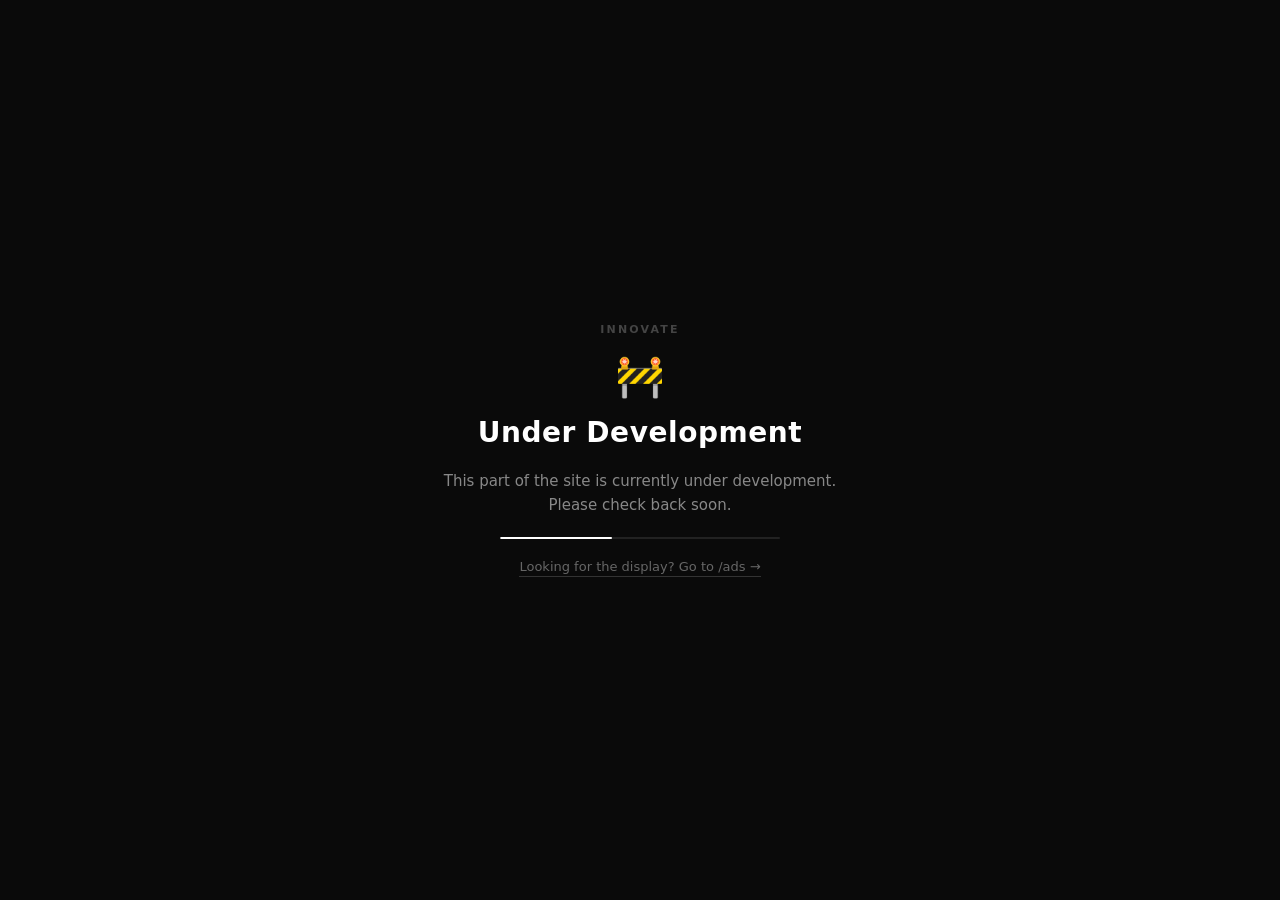
<file: index.html>
<!doctype html>
<html lang="en">
  <head>
    <meta charset="utf-8" />
    <meta name="viewport" content="width=device-width, initial-scale=1" />
    <title>Innovate — Under Development</title>
    <style>
      *,
      *::before,
      *::after {
        box-sizing: border-box;
      }
      html,
      body {
        height: 100%;
        margin: 0;
        padding: 0;
      }
      body {
        background: #0a0a0a;
        color: #fff;
        font-family: system-ui, -apple-system, "Segoe UI", sans-serif;
        display: flex;
        align-items: center;
        justify-content: center;
        padding: 24px;
      }
      main {
        display: flex;
        flex-direction: column;
        align-items: center;
        text-align: center;
        gap: 20px;
        max-width: 480px;
      }
      .logo {
        font-size: 11px;
        font-weight: 700;
        letter-spacing: 0.2em;
        text-transform: uppercase;
        color: #444;
      }
      .icon {
        font-size: 40px;
        line-height: 1;
      }
      h1 {
        margin: 0;
        font-size: 28px;
        font-weight: 600;
        letter-spacing: 0.02em;
      }
      p {
        margin: 0;
        font-size: 15px;
        line-height: 1.6;
        color: #888;
      }
      .track {
        width: 280px;
        max-width: 100%;
        height: 2px;
        background: #222;
        border-radius: 1px;
        overflow: hidden;
      }
      .fill {
        height: 100%;
        width: 40%;
        background: #fff;
        border-radius: 1px;
        animation: slide 1.6s ease-in-out infinite alternate;
      }
      @keyframes slide {
        from {
          transform: translateX(-20%);
        }
        to {
          transform: translateX(170%);
        }
      }
      @media (prefers-reduced-motion: reduce) {
        .fill {
          animation: none;
        }
      }
      a {
        font-size: 13px;
        color: #666;
        text-decoration: none;
        border-bottom: 1px solid #333;
        padding-bottom: 2px;
        transition:
          color 0.2s ease,
          border-color 0.2s ease;
      }
      a:hover,
      a:focus-visible {
        color: #fff;
        border-color: #fff;
      }
    </style>
  </head>
  <body>
    <main>
      <div class="logo">Innovate</div>
      <div class="icon" aria-hidden="true">🚧</div>
      <h1>Under Development</h1>
      <p>
        This part of the site is currently under development.<br />
        Please check back soon.
      </p>
      <div class="track" aria-hidden="true"><div class="fill"></div></div>
      <a href="ads/">Looking for the display? Go to /ads →</a>
    </main>
  </body>
</html>
</file>
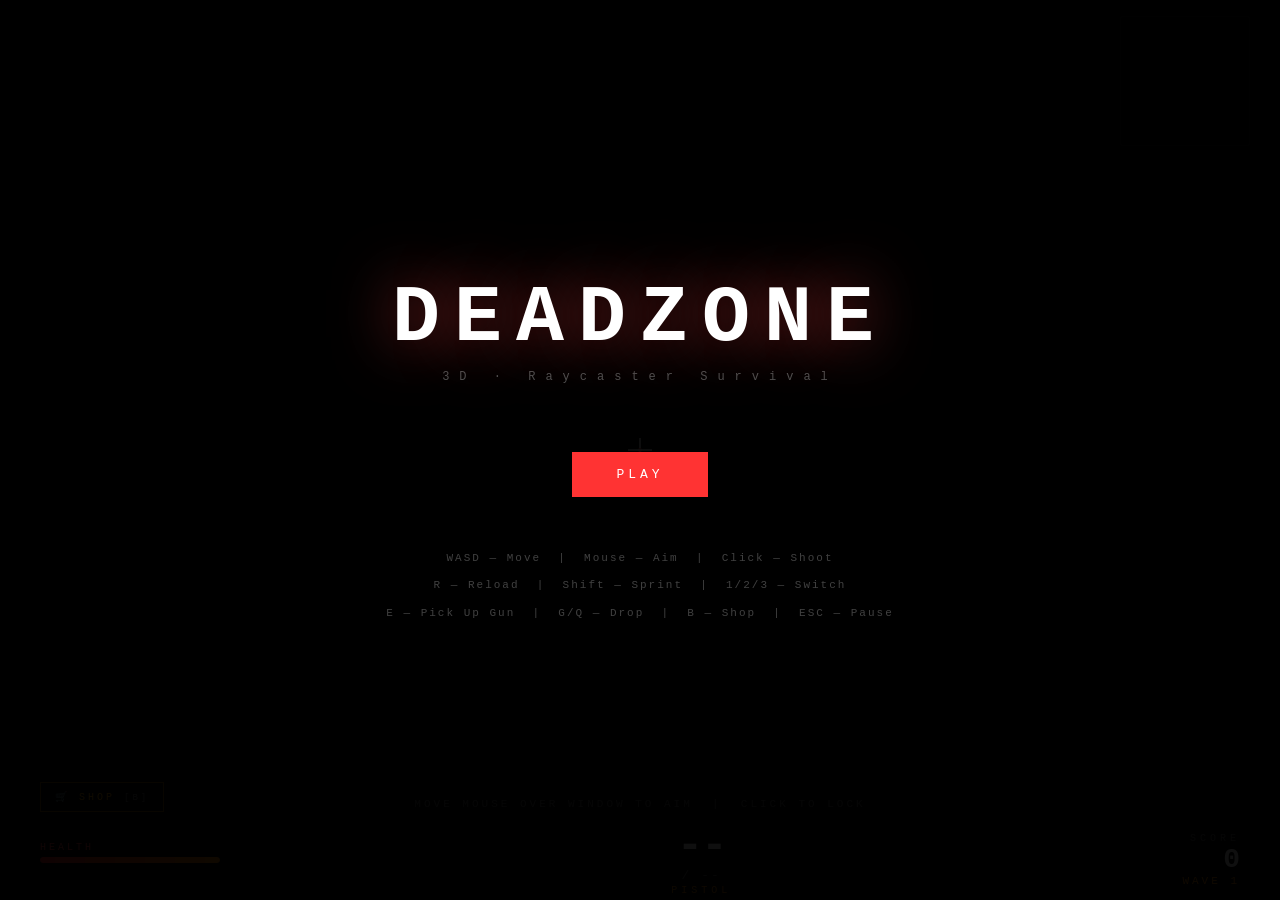
<file: deadzone/index.html>
<!doctype html>
<html lang="en">
  <head>
    <meta charset="utf-8" />
    <meta name="viewport" content="width=device-width, initial-scale=1" />
    <title>DEADZONE has moved</title>
    <meta http-equiv="refresh" content="0; url=../games/deadzone-v13-1/" />
    <link rel="canonical" href="https://innovateprogram.github.io/games/deadzone-v13-1/" />
  </head>
  <body>
    <p>
      DEADZONE has moved to
      <a href="../games/deadzone-v13-1/">/games/deadzone-v13-1/</a> —
      taking you there now&hellip;
    </p>
  </body>
</html>
</file>
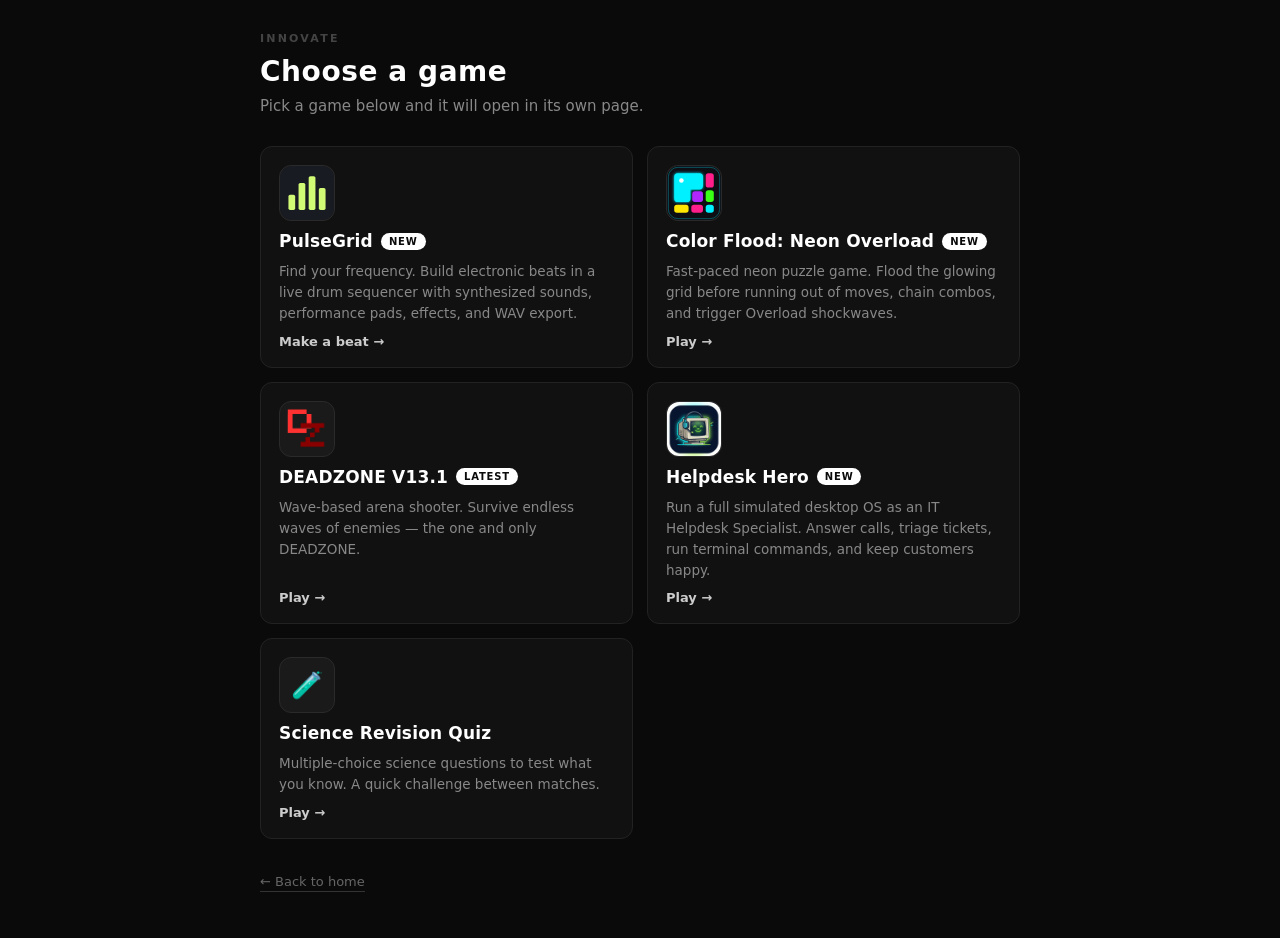
<file: games/index.html>
<!doctype html>
<html lang="en">
  <head>
    <meta charset="utf-8" />
    <meta name="viewport" content="width=device-width, initial-scale=1" />
    <title>Games — Innovate</title>
    <meta
      name="description"
      content="Pick a game to play: PulseGrid, Color Flood: Neon Overload, DEADZONE, Helpdesk Hero, and the Science Revision Quiz."
    />
    <style>
      *,
      *::before,
      *::after {
        box-sizing: border-box;
      }
      html,
      body {
        min-height: 100%;
        margin: 0;
        padding: 0;
      }
      body {
        background: #0a0a0a;
        color: #fff;
        font-family: system-ui, -apple-system, "Segoe UI", sans-serif;
        padding: 32px 20px 48px;
      }
      main {
        max-width: 760px;
        margin: 0 auto;
      }
      .logo {
        font-size: 11px;
        font-weight: 700;
        letter-spacing: 0.2em;
        text-transform: uppercase;
        color: #444;
      }
      h1 {
        margin: 10px 0 6px;
        font-size: 28px;
        font-weight: 600;
        letter-spacing: 0.02em;
      }
      .sub {
        margin: 0 0 28px;
        font-size: 15px;
        line-height: 1.6;
        color: #888;
      }
      .grid {
        display: grid;
        grid-template-columns: repeat(auto-fit, minmax(250px, 1fr));
        gap: 14px;
      }
      .card {
        display: flex;
        flex-direction: column;
        gap: 10px;
        padding: 18px;
        background: #111;
        border: 1px solid #222;
        border-radius: 12px;
        color: #fff;
        text-decoration: none;
        transition:
          border-color 0.15s ease,
          transform 0.15s ease;
      }
      .card:hover,
      .card:focus-visible {
        border-color: #fff;
        transform: translateY(-2px);
        outline: none;
      }
      .thumb {
        width: 56px;
        height: 56px;
        border-radius: 12px;
        background: #1a1a1a;
        border: 1px solid #2a2a2a;
        object-fit: cover;
        display: flex;
        align-items: center;
        justify-content: center;
        font-size: 26px;
        line-height: 1;
      }
      .card h2 {
        margin: 0;
        font-size: 17px;
        font-weight: 600;
        letter-spacing: 0.01em;
        display: flex;
        align-items: center;
        gap: 8px;
        flex-wrap: wrap;
      }
      .badge {
        font-size: 10px;
        font-weight: 700;
        letter-spacing: 0.08em;
        text-transform: uppercase;
        color: #0a0a0a;
        background: #fff;
        border-radius: 999px;
        padding: 3px 8px;
      }
      .card p {
        margin: 0;
        font-size: 13.5px;
        line-height: 1.55;
        color: #888;
        flex: 1;
      }
      .play {
        font-size: 13px;
        font-weight: 600;
        color: #ccc;
      }
      .card:hover .play,
      .card:focus-visible .play {
        color: #fff;
      }
      footer {
        margin-top: 32px;
      }
      a.back {
        font-size: 13px;
        color: #666;
        text-decoration: none;
        border-bottom: 1px solid #333;
        padding-bottom: 2px;
        transition:
          color 0.2s ease,
          border-color 0.2s ease;
      }
      a.back:hover,
      a.back:focus-visible {
        color: #fff;
        border-color: #fff;
      }
    </style>
  </head>
  <body>
    <main>
      <div class="logo">Innovate</div>
      <h1>Choose a game</h1>
      <p class="sub">Pick a game below and it will open in its own page.</p>

      <div class="grid">
        <a class="card" href="pulsegrid/">
          <div class="thumb"><img src="pulsegrid/logo.svg" alt="" width="56" height="56" style="width:100%;height:100%;object-fit:cover;border-radius:12px" /></div>
          <h2>PulseGrid <span class="badge">New</span></h2>
          <p>Find your frequency. Build electronic beats in a live drum sequencer with synthesized sounds, performance pads, effects, and WAV export.</p>
          <span class="play">Make a beat &rarr;</span>
        </a>

        <a class="card" href="color-flood/">
          <div class="thumb"><img src="color-flood/logo.svg" alt="" width="56" height="56" style="width: 100%; height: 100%; object-fit: cover; border-radius: 12px;" /></div>
          <h2>Color Flood: Neon Overload <span class="badge">New</span></h2>
          <p>Fast-paced neon puzzle game. Flood the glowing grid before running out of moves, chain combos, and trigger Overload shockwaves.</p>
          <span class="play">Play &rarr;</span>
        </a>

        <a class="card" href="deadzone-v13-1/">
          <div class="thumb"><img src="deadzone-v13-1/logo.png" alt="" width="56" height="56" style="width: 100%; height: 100%; object-fit: cover; border-radius: 12px;" /></div>
          <h2>DEADZONE V13.1 <span class="badge">Latest</span></h2>
          <p>Wave-based arena shooter. Survive endless waves of enemies — the one and only DEADZONE.</p>
          <span class="play">Play &rarr;</span>
        </a>

        <a class="card" href="helpdesk-hero/">
          <div class="thumb"><img src="helpdesk-hero/logo.png" alt="" width="56" height="56" style="width: 100%; height: 100%; object-fit: cover; border-radius: 12px;" /></div>
          <h2>Helpdesk Hero <span class="badge">New</span></h2>
          <p>Run a full simulated desktop OS as an IT Helpdesk Specialist. Answer calls, triage tickets, run terminal commands, and keep customers happy.</p>
          <span class="play">Play &rarr;</span>
        </a>

        <a class="card" href="quiz/">
          <div class="thumb" aria-hidden="true">🧪</div>
          <h2>Science Revision Quiz</h2>
          <p>Multiple-choice science questions to test what you know. A quick challenge between matches.</p>
          <span class="play">Play &rarr;</span>
        </a>
      </div>

      <footer>
        <a class="back" href="../">&larr; Back to home</a>
      </footer>
    </main>
  </body>
</html>
</file>
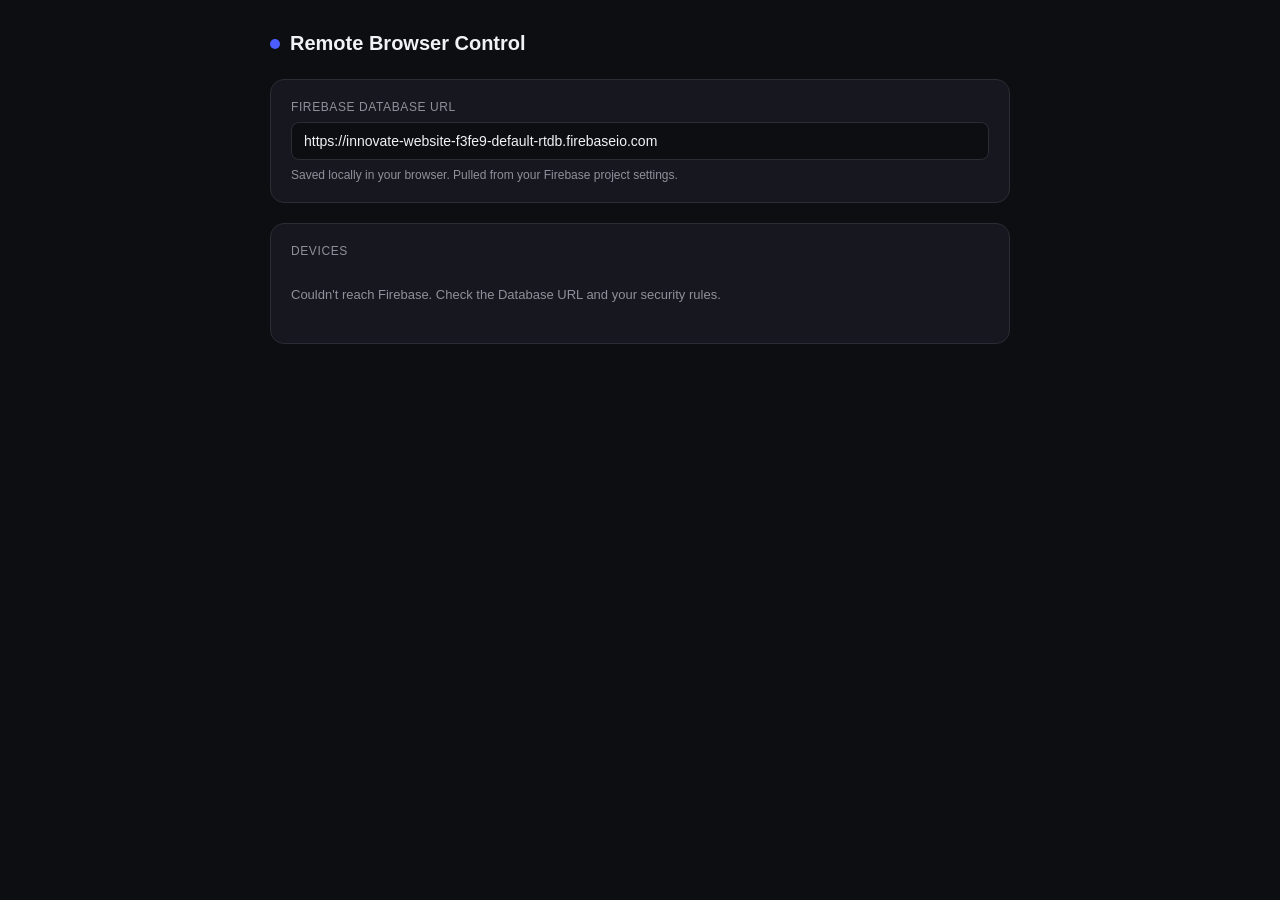
<file: owen/index.html>
<!DOCTYPE html>
<html lang="en">
<head>
<meta charset="UTF-8" />
<meta name="viewport" content="width=device-width, initial-scale=1.0" />
<title>Remote Browser Control</title>
<style>
  :root {
    --bg: #0d0e12;
    --card: #17181f;
    --card-hover: #1e2029;
    --border: #2a2c36;
    --text: #f2f2f5;
    --muted: #8f9099;
    --accent: #4b5eff;
    --accent-hover: #3c4de0;
    --green: #3ecf6f;
    --red: #ff5c5c;
  }
  * { box-sizing: border-box; }
  body {
    margin: 0;
    font-family: -apple-system, BlinkMacSystemFont, "Segoe UI", Roboto, sans-serif;
    background: var(--bg);
    color: var(--text);
    min-height: 100vh;
  }
  .wrap {
    max-width: 780px;
    margin: 0 auto;
    padding: 32px 20px 80px;
  }
  header {
    display: flex;
    align-items: center;
    justify-content: space-between;
    margin-bottom: 24px;
  }
  h1 {
    font-size: 20px;
    margin: 0;
    display: flex;
    align-items: center;
    gap: 10px;
  }
  h1 .badge {
    width: 10px; height: 10px; border-radius: 50%;
    background: var(--accent);
  }
  .panel {
    background: var(--card);
    border: 1px solid var(--border);
    border-radius: 14px;
    padding: 20px;
    margin-bottom: 20px;
  }
  label {
    display: block;
    font-size: 12px;
    text-transform: uppercase;
    letter-spacing: .05em;
    color: var(--muted);
    margin-bottom: 8px;
  }
  input[type=text] {
    width: 100%;
    padding: 10px 12px;
    background: #0d0e12;
    border: 1px solid var(--border);
    border-radius: 8px;
    color: var(--text);
    font-size: 14px;
  }
  input[type=text]:focus { outline: none; border-color: var(--accent); }
  .row { display: flex; gap: 10px; }
  .row > * { flex: 1; }
  button.primary {
    padding: 10px 16px;
    background: var(--accent);
    border: none;
    border-radius: 8px;
    color: white;
    font-size: 14px;
    cursor: pointer;
    white-space: nowrap;
  }
  button.primary:hover { background: var(--accent-hover); }
  button.primary:disabled { opacity: .5; cursor: not-allowed; }

  .device-list { display: flex; flex-direction: column; gap: 10px; }
  .device-card {
    background: #0d0e12;
    border: 1px solid var(--border);
    border-radius: 10px;
    padding: 14px 16px;
    cursor: pointer;
    display: flex;
    justify-content: space-between;
    align-items: center;
  }
  .device-card:hover { border-color: var(--accent); }
  .device-card.selected { border-color: var(--accent); background: #14162a; }
  .device-name { font-weight: 600; font-size: 14px; }
  .device-meta { font-size: 12px; color: var(--muted); margin-top: 3px; }
  .status-dot { width: 8px; height: 8px; border-radius: 50%; }
  .online { background: var(--green); }
  .offline { background: var(--red); }

  .tab-list { display: flex; flex-direction: column; gap: 8px; max-height: 340px; overflow-y: auto; }
  .tab-item {
    display: flex;
    align-items: center;
    gap: 10px;
    padding: 10px 12px;
    background: #0d0e12;
    border: 1px solid var(--border);
    border-radius: 8px;
    cursor: pointer;
  }
  .tab-item:hover { border-color: var(--accent); }
  .tab-item.selected { border-color: var(--accent); background: #14162a; }
  .tab-item img { width: 16px; height: 16px; flex-shrink: 0; border-radius: 3px; }
  .tab-item .tab-text { overflow: hidden; }
  .tab-title { font-size: 13px; white-space: nowrap; overflow: hidden; text-overflow: ellipsis; }
  .tab-url { font-size: 11px; color: var(--muted); white-space: nowrap; overflow: hidden; text-overflow: ellipsis; }
  .active-pill {
    font-size: 10px;
    background: var(--accent);
    padding: 2px 6px;
    border-radius: 4px;
    margin-left: auto;
    flex-shrink: 0;
  }

  .controls {
    display: grid;
    grid-template-columns: repeat(4, 1fr);
    gap: 10px;
  }
  .control-btn {
    display: flex;
    flex-direction: column;
    align-items: center;
    gap: 8px;
    padding: 16px 8px;
    background: #0d0e12;
    border: 1px solid var(--border);
    border-radius: 10px;
    color: var(--text);
    cursor: pointer;
    font-size: 12px;
  }
  .control-btn:hover:not(:disabled) { border-color: var(--accent); background: #14162a; }
  .control-btn:disabled { opacity: .4; cursor: not-allowed; }
  .control-btn svg { width: 22px; height: 22px; }
  .close-btn:hover:not(:disabled) { border-color: var(--red); }

  .empty { color: var(--muted); font-size: 13px; padding: 8px 0; }
  .toast {
    position: fixed;
    bottom: 24px;
    left: 50%;
    transform: translateX(-50%) translateY(20px);
    background: var(--card);
    border: 1px solid var(--border);
    padding: 10px 18px;
    border-radius: 8px;
    font-size: 13px;
    opacity: 0;
    transition: all .25s ease;
    pointer-events: none;
  }
  .toast.show { opacity: 1; transform: translateX(-50%) translateY(0); }
</style>
</head>
<body>
<div class="wrap">
  <header>
    <h1><span class="badge"></span> Remote Browser Control</h1>
  </header>

  <div class="panel">
    <label>Firebase Database URL</label>
    <input type="text" id="dbUrl" placeholder="https://your-project-default-rtdb.firebaseio.com" />
    <p style="font-size:12px;color:var(--muted);margin:8px 0 0;">Saved locally in your browser. Pulled from your Firebase project settings.</p>
  </div>

  <div class="panel">
    <label>Devices</label>
    <div id="deviceList" class="device-list">
      <p class="empty">Enter your Database URL above to load devices…</p>
    </div>
  </div>

  <div class="panel" id="tabsPanel" style="display:none;">
    <label>Tabs on this device</label>
    <div id="tabList" class="tab-list"></div>
  </div>

  <div class="panel" id="controlsPanel" style="display:none;">
    <label>Controls</label>
    <div class="controls">
      <button class="control-btn" id="btnRefresh">
        <svg viewBox="0 0 24 24" fill="none" stroke="currentColor" stroke-width="2"><path d="M23 4v6h-6"/><path d="M1 20v-6h6"/><path d="M3.51 9a9 9 0 0 1 14.85-3.36L23 10M1 14l4.64 4.36A9 9 0 0 0 20.49 15"/></svg>
        Refresh
      </button>
      <button class="control-btn" id="btnBack">
        <svg viewBox="0 0 24 24" fill="none" stroke="currentColor" stroke-width="2"><path d="M19 12H5"/><path d="M12 19l-7-7 7-7"/></svg>
        Back
      </button>
      <button class="control-btn" id="btnForward">
        <svg viewBox="0 0 24 24" fill="none" stroke="currentColor" stroke-width="2"><path d="M5 12h14"/><path d="M12 5l7 7-7 7"/></svg>
        Forward
      </button>
      <button class="control-btn close-btn" id="btnClose">
        <svg viewBox="0 0 24 24" fill="none" stroke="currentColor" stroke-width="2"><path d="M18 6L6 18"/><path d="M6 6l12 12"/></svg>
        Close Tab
      </button>
    </div>
  </div>
</div>

<div class="toast" id="toast"></div>

<script src="app.js"></script>
</body>
</html>
</file>
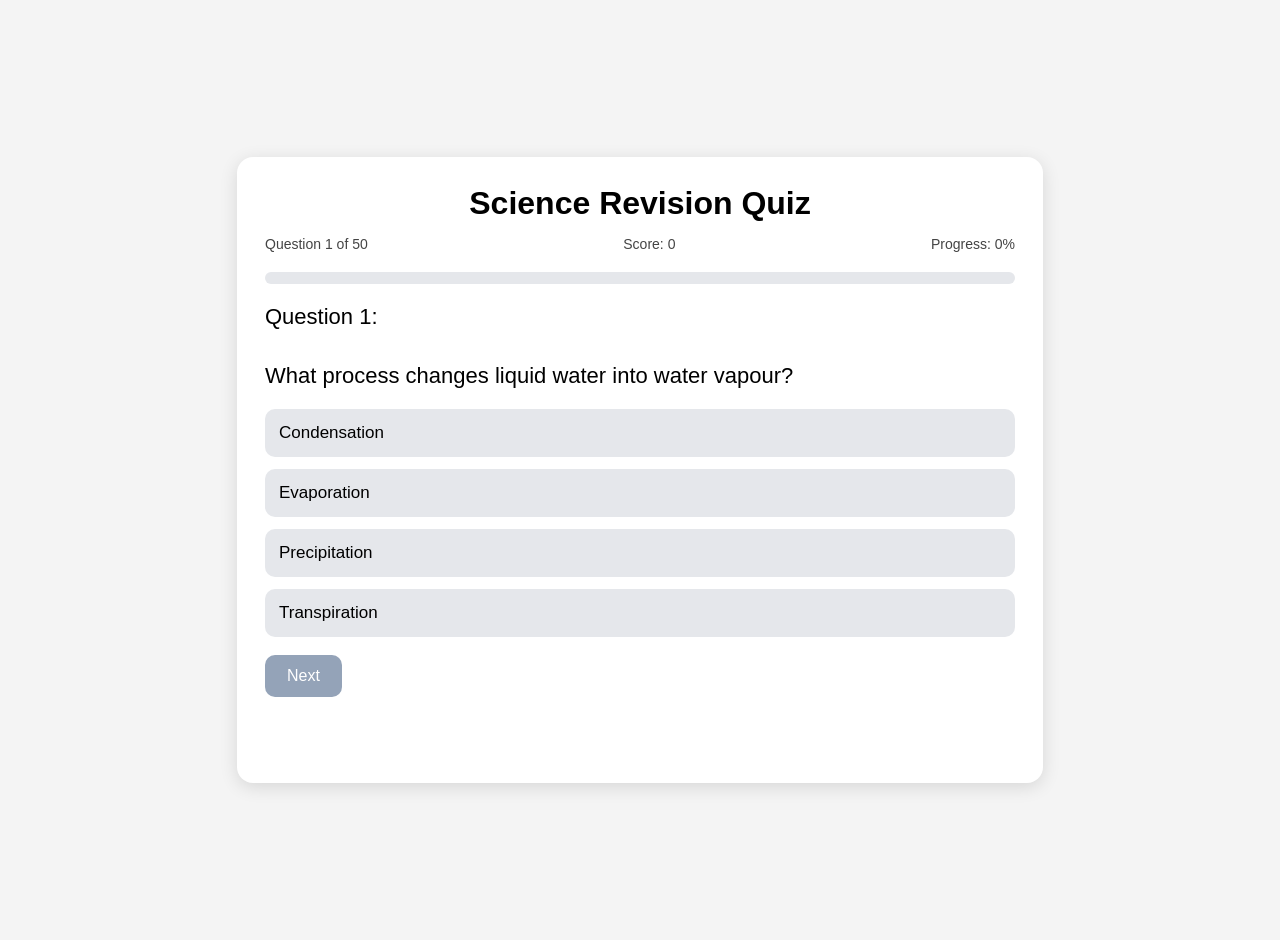
<file: quiz/index.html>
<!doctype html>
<html lang="en">
  <head>
    <meta charset="utf-8" />
    <meta name="viewport" content="width=device-width, initial-scale=1" />
    <title>Science Revision Quiz has moved</title>
    <meta http-equiv="refresh" content="0; url=../games/quiz/" />
    <link rel="canonical" href="https://innovateprogram.github.io/games/quiz/" />
  </head>
  <body>
    <p>
      This quiz has moved to
      <a href="../games/quiz/">/games/quiz/</a> —
      taking you there now&hellip;
    </p>
  </body>
</html>
</file>
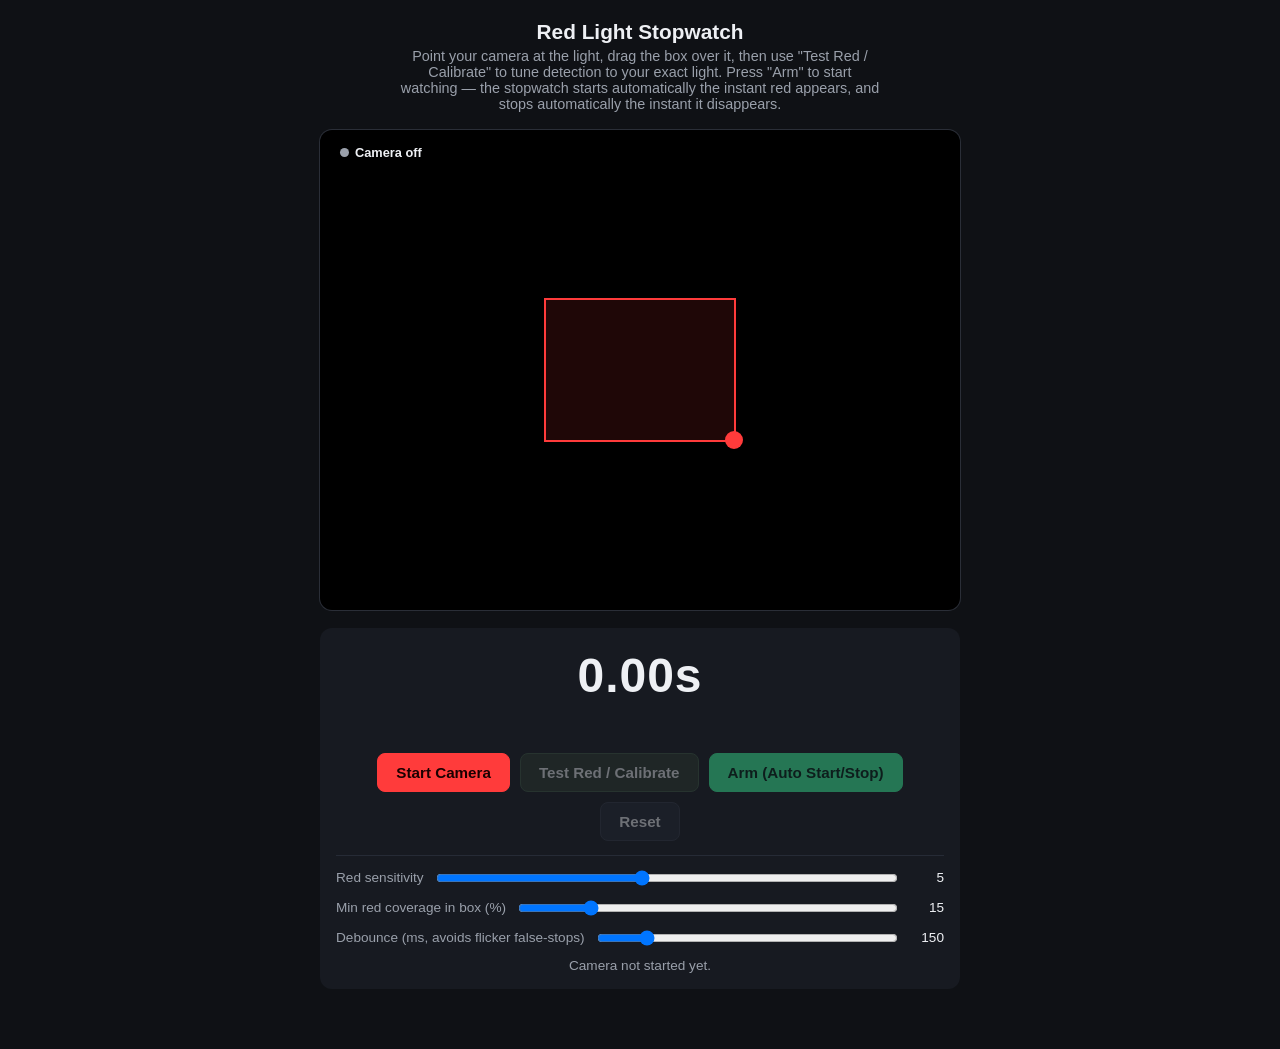
<file: red/index.html>
<!DOCTYPE html>
<html lang="en">
<head>
<meta charset="UTF-8">
<meta name="viewport" content="width=device-width, initial-scale=1.0">
<title>Red Light Stopwatch</title>
<style>
  :root {
    --bg: #0f1115;
    --panel: #171a21;
    --accent: #ff3b3b;
    --accent-dim: #7a1f1f;
    --green: #3bffa0;
    --text: #eef0f4;
    --muted: #9aa0ab;
  }
  * { box-sizing: border-box; }
  body {
    margin: 0;
    background: var(--bg);
    color: var(--text);
    font-family: -apple-system, BlinkMacSystemFont, "Segoe UI", Roboto, sans-serif;
    display: flex;
    flex-direction: column;
    align-items: center;
    padding: 20px 12px 60px;
  }
  h1 {
    font-size: 1.3rem;
    font-weight: 600;
    margin: 0 0 4px;
  }
  p.sub {
    color: var(--muted);
    margin: 0 0 18px;
    font-size: 0.9rem;
    text-align: center;
    max-width: 480px;
  }
  .stage {
    position: relative;
    width: 100%;
    max-width: 640px;
    aspect-ratio: 4 / 3;
    background: #000;
    border-radius: 12px;
    overflow: hidden;
    touch-action: none;
    box-shadow: 0 0 0 1px #2a2e37;
  }
  video, canvas.overlay {
    position: absolute;
    top: 0; left: 0;
    width: 100%;
    height: 100%;
  }
  video { object-fit: cover; }
  canvas.overlay { pointer-events: none; }
  .roi-box {
    position: absolute;
    border: 2px solid var(--accent);
    background: rgba(255,59,59,0.12);
    cursor: move;
    touch-action: none;
  }
  .roi-box .handle {
    position: absolute;
    width: 18px;
    height: 18px;
    right: -9px;
    bottom: -9px;
    background: var(--accent);
    border-radius: 50%;
    cursor: nwse-resize;
    touch-action: none;
  }
  .status-pill {
    position: absolute;
    top: 10px;
    left: 10px;
    padding: 5px 10px;
    border-radius: 20px;
    font-size: 0.8rem;
    font-weight: 600;
    background: rgba(0,0,0,0.55);
    display: flex;
    align-items: center;
    gap: 6px;
  }
  .dot {
    width: 9px; height: 9px;
    border-radius: 50%;
    background: var(--muted);
  }
  .dot.on { background: var(--accent); box-shadow: 0 0 8px var(--accent); }
  .dot.off { background: var(--green); box-shadow: 0 0 8px var(--green); }

  .panel {
    margin-top: 18px;
    width: 100%;
    max-width: 640px;
    background: var(--panel);
    border-radius: 12px;
    padding: 16px;
  }
  .timer {
    text-align: center;
    font-variant-numeric: tabular-nums;
    font-size: 3rem;
    font-weight: 700;
    letter-spacing: 1px;
    margin: 4px 0 14px;
  }
  .row {
    display: flex;
    gap: 10px;
    flex-wrap: wrap;
    justify-content: center;
    margin-bottom: 14px;
  }
  button {
    background: #232733;
    color: var(--text);
    border: 1px solid #343a48;
    border-radius: 8px;
    padding: 10px 18px;
    font-size: 0.95rem;
    font-weight: 600;
    cursor: pointer;
  }
  button.primary { background: var(--accent); border-color: var(--accent); color: #1a0000; }
  button.secondary { background: var(--green); border-color: var(--green); color: #002417; }
  button:disabled { opacity: 0.4; cursor: not-allowed; }

  .settings {
    border-top: 1px solid #262b36;
    padding-top: 12px;
    display: grid;
    gap: 10px;
  }
  .settings label {
    display: flex;
    justify-content: space-between;
    align-items: center;
    font-size: 0.85rem;
    color: var(--muted);
    gap: 10px;
  }
  input[type="range"] { flex: 1; }
  .settings span.val { color: var(--text); min-width: 34px; text-align: right; }

  .log {
    margin-top: 10px;
    font-size: 0.85rem;
    color: var(--muted);
    text-align: center;
  }
  .result {
    font-size: 1.4rem;
    color: var(--green);
    font-weight: 700;
    text-align: center;
    margin-top: 4px;
    min-height: 1.6em;
  }

  .calib-banner {
    display: none;
    background: #1f2430;
    border: 1px solid #343a48;
    border-radius: 10px;
    padding: 14px;
    margin-bottom: 14px;
  }
  .calib-banner.active { display: block; }
  .calib-step-title {
    font-weight: 700;
    margin-bottom: 4px;
  }
  .calib-desc {
    color: var(--muted);
    font-size: 0.88rem;
    margin-bottom: 10px;
  }
  .calib-readout {
    display: flex;
    align-items: center;
    gap: 10px;
    margin-bottom: 10px;
    font-size: 0.85rem;
  }
  .swatch {
    width: 28px;
    height: 28px;
    border-radius: 6px;
    border: 1px solid #444;
    flex-shrink: 0;
  }
  .calib-warning {
    color: #ffb84d;
    font-size: 0.82rem;
    margin-top: 6px;
    display: none;
  }
  .calib-warning.show { display: block; }
  .calib-buttons { display: flex; gap: 8px; flex-wrap: wrap; }
  button.calib-btn { background: #2b3a2f; border-color: #3f5a45; }
  button.ghost { background: transparent; }
</style>
</head>
<body>

<h1>Red Light Stopwatch</h1>
<p class="sub">Point your camera at the light, drag the box over it, then use "Test Red / Calibrate" to tune detection to your exact light. Press "Arm" to start watching — the stopwatch starts automatically the instant red appears, and stops automatically the instant it disappears.</p>

<div class="stage" id="stage">
  <video id="video" autoplay playsinline muted></video>
  <canvas class="overlay" id="overlay"></canvas>
  <div class="roi-box" id="roiBox" style="left:35%; top:35%; width:30%; height:30%;">
    <div class="handle" id="resizeHandle"></div>
  </div>
  <div class="status-pill">
    <div class="dot" id="statusDot"></div>
    <span id="statusText">Camera off</span>
  </div>
</div>

<div class="panel">
  <div class="timer" id="timerDisplay">0.00s</div>
  <div class="result" id="resultText"></div>

  <div class="row">
    <button id="camBtn" class="primary">Start Camera</button>
    <button id="calibBtn" class="calib-btn" disabled>Test Red / Calibrate</button>
    <button id="beginBtn" class="secondary" disabled>Arm (Auto Start/Stop)</button>
    <button id="resetBtn" disabled>Reset</button>
  </div>

  <div class="calib-banner" id="calibBanner">
    <div class="calib-step-title" id="calibTitle">Step 1 of 2: Show the red light ON</div>
    <div class="calib-desc" id="calibDesc">Make sure the box is over the light and the light is currently ON. Then press "Capture ON".</div>
    <div class="calib-readout">
      <div class="swatch" id="calibSwatch" style="background:#000;"></div>
      <span id="calibReadoutText">Avg color in box: —</span>
    </div>
    <div class="calib-warning" id="calibWarning">This doesn't look red enough — check the box is positioned over the light, or move it closer.</div>
    <div class="calib-buttons">
      <button id="calibCaptureBtn" class="secondary">Capture ON</button>
      <button id="calibCancelBtn" class="ghost">Cancel</button>
    </div>
  </div>

  <div class="settings">
    <label>Red sensitivity
      <input type="range" id="sensSlider" min="1" max="10" value="5">
      <span class="val" id="sensVal">5</span>
    </label>
    <label>Min red coverage in box (%)
      <input type="range" id="coverSlider" min="1" max="80" value="15">
      <span class="val" id="coverVal">15</span>
    </label>
    <label>Debounce (ms, avoids flicker false-stops)
      <input type="range" id="debounceSlider" min="0" max="1000" step="50" value="150">
      <span class="val" id="debounceVal">150</span>
    </label>
  </div>

  <div class="log" id="log">Camera not started yet.</div>
</div>

<script>
(() => {
  const video = document.getElementById('video');
  const overlay = document.getElementById('overlay');
  const octx = overlay.getContext('2d', { willReadFrequently: true });
  const stage = document.getElementById('stage');
  const roiBox = document.getElementById('roiBox');
  const resizeHandle = document.getElementById('resizeHandle');
  const camBtn = document.getElementById('camBtn');
  const beginBtn = document.getElementById('beginBtn');
  const resetBtn = document.getElementById('resetBtn');
  const timerDisplay = document.getElementById('timerDisplay');
  const resultText = document.getElementById('resultText');
  const statusDot = document.getElementById('statusDot');
  const statusText = document.getElementById('statusText');
  const logEl = document.getElementById('log');

  const sensSlider = document.getElementById('sensSlider');
  const coverSlider = document.getElementById('coverSlider');
  const debounceSlider = document.getElementById('debounceSlider');
  const sensVal = document.getElementById('sensVal');
  const coverVal = document.getElementById('coverVal');
  const debounceVal = document.getElementById('debounceVal');

  sensSlider.oninput = () => sensVal.textContent = sensSlider.value;
  coverSlider.oninput = () => coverVal.textContent = coverSlider.value;
  debounceSlider.oninput = () => debounceVal.textContent = debounceSlider.value;

  let stream = null;
  let rafId = null;
  let armed = false;
  let timing = false;
  let startTime = 0;
  let elapsedInterval = null;
  let redCurrentlyOn = false;
  let pendingOffSince = null;
  let pendingOnSince = null;

  // ---------- Calibration state ----------
  const calibBtn = document.getElementById('calibBtn');
  const calibBanner = document.getElementById('calibBanner');
  const calibTitle = document.getElementById('calibTitle');
  const calibDesc = document.getElementById('calibDesc');
  const calibSwatch = document.getElementById('calibSwatch');
  const calibReadoutText = document.getElementById('calibReadoutText');
  const calibWarning = document.getElementById('calibWarning');
  const calibCaptureBtn = document.getElementById('calibCaptureBtn');
  const calibCancelBtn = document.getElementById('calibCancelBtn');

  let calibrating = false;
  let calibStep = 0; // 1 = capture ON, 2 = capture OFF
  let calibOnSample = null;  // {avgR, avgG, avgB, redPct at loose threshold}
  let calibOffSample = null;
  let lastBoxAvg = null; // updated every frame while camera running: {r,g,b}

  // ---------- Camera ----------
  camBtn.addEventListener('click', async () => {
    if (stream) {
      stopCamera();
      return;
    }
    try {
      stream = await navigator.mediaDevices.getUserMedia({
        video: { facingMode: 'environment' },
        audio: false
      });
      video.srcObject = stream;
      await video.play();
      camBtn.textContent = 'Stop Camera';
      beginBtn.disabled = false;
      calibBtn.disabled = false;
      statusText.textContent = 'Watching...';
      log('Camera started. Position the red box over the light.');
      resizeOverlay();
      loop();
    } catch (err) {
      log('Camera error: ' + err.message);
    }
  });

  function stopCamera() {
    if (rafId) cancelAnimationFrame(rafId);
    if (stream) {
      stream.getTracks().forEach(t => t.stop());
      stream = null;
    }
    camBtn.textContent = 'Start Camera';
    beginBtn.disabled = true;
    calibBtn.disabled = true;
    statusText.textContent = 'Camera off';
    statusDot.className = 'dot';
    armed = false;
    beginBtn.textContent = 'Arm (Auto Start/Stop)';
    stopTimingInternal(false);
    if (calibrating) endCalibration(null);
  }

  function resizeOverlay() {
    overlay.width = stage.clientWidth;
    overlay.height = stage.clientHeight;
  }
  window.addEventListener('resize', resizeOverlay);

  // ---------- Draggable / resizable ROI box ----------
  let dragging = false, resizing = false;
  let dragOffsetX = 0, dragOffsetY = 0;

  function pointerPos(e) {
    const t = e.touches ? e.touches[0] : e;
    return { x: t.clientX, y: t.clientY };
  }

  roiBox.addEventListener('mousedown', startDrag);
  roiBox.addEventListener('touchstart', startDrag, { passive: true });
  resizeHandle.addEventListener('mousedown', startResize);
  resizeHandle.addEventListener('touchstart', startResize, { passive: true });

  function startDrag(e) {
    if (e.target === resizeHandle) return;
    dragging = true;
    const p = pointerPos(e);
    const rect = roiBox.getBoundingClientRect();
    dragOffsetX = p.x - rect.left;
    dragOffsetY = p.y - rect.top;
    e.stopPropagation();
  }
  function startResize(e) {
    resizing = true;
    e.stopPropagation();
  }
  document.addEventListener('mousemove', onMove);
  document.addEventListener('touchmove', onMove, { passive: false });
  document.addEventListener('mouseup', () => { dragging = false; resizing = false; });
  document.addEventListener('touchend', () => { dragging = false; resizing = false; });

  function onMove(e) {
    if (!dragging && !resizing) return;
    const p = pointerPos(e);
    const stageRect = stage.getBoundingClientRect();

    if (dragging) {
      let x = p.x - stageRect.left - dragOffsetX;
      let y = p.y - stageRect.top - dragOffsetY;
      x = Math.max(0, Math.min(x, stageRect.width - roiBox.offsetWidth));
      y = Math.max(0, Math.min(y, stageRect.height - roiBox.offsetHeight));
      roiBox.style.left = (x / stageRect.width * 100) + '%';
      roiBox.style.top = (y / stageRect.height * 100) + '%';
      e.preventDefault();
    } else if (resizing) {
      const boxRect = roiBox.getBoundingClientRect();
      let w = p.x - boxRect.left;
      let h = p.y - boxRect.top;
      w = Math.max(20, Math.min(w, stageRect.right - boxRect.left));
      h = Math.max(20, Math.min(h, stageRect.bottom - boxRect.top));
      roiBox.style.width = (w / stageRect.width * 100) + '%';
      roiBox.style.height = (h / stageRect.height * 100) + '%';
      e.preventDefault();
    }
  }

  // ---------- Red detection loop ----------
  function loop() {
    rafId = requestAnimationFrame(loop);
    if (video.readyState < 2) return;

    resizeOverlay();
    octx.clearRect(0, 0, overlay.width, overlay.height);

    // Map ROI box (CSS %) to video pixel coords
    const stageRect = stage.getBoundingClientRect();
    const boxRect = roiBox.getBoundingClientRect();

    const scaleX = video.videoWidth / stageRect.width;
    const scaleY = video.videoHeight / stageRect.height;

    const sx = Math.round((boxRect.left - stageRect.left) * scaleX);
    const sy = Math.round((boxRect.top - stageRect.top) * scaleY);
    const sw = Math.max(1, Math.round(boxRect.width * scaleX));
    const sh = Math.max(1, Math.round(boxRect.height * scaleY));

    // Draw sampled region to a small offscreen canvas for pixel reading
    const sampleCanvas = loop._sampleCanvas || (loop._sampleCanvas = document.createElement('canvas'));
    const sampleCtx = sampleCanvas.getContext('2d', { willReadFrequently: true });
    sampleCanvas.width = Math.min(sw, 120);
    sampleCanvas.height = Math.min(sh, 90);
    sampleCtx.drawImage(video, sx, sy, sw, sh, 0, 0, sampleCanvas.width, sampleCanvas.height);

    let data;
    try {
      data = sampleCtx.getImageData(0, 0, sampleCanvas.width, sampleCanvas.height).data;
    } catch (e) {
      return; // e.g. tainted canvas from cross-origin, shouldn't happen with getUserMedia
    }

    const sensitivity = parseInt(sensSlider.value, 10); // 1..10, higher = looser red definition
    const redDominance = 60 - sensitivity * 4; // threshold gap R must exceed G/B by
    const minBrightness = 40;

    let redPixels = 0;
    const totalPixels = data.length / 4;
    let sumR = 0, sumG = 0, sumB = 0;
    for (let i = 0; i < data.length; i += 4) {
      const r = data[i], g = data[i+1], b = data[i+2];
      sumR += r; sumG += g; sumB += b;
      if (r > minBrightness && (r - g) > redDominance && (r - b) > redDominance) {
        redPixels++;
      }
    }
    lastBoxAvg = {
      r: sumR / totalPixels,
      g: sumG / totalPixels,
      b: sumB / totalPixels
    };

    const coveragePct = (redPixels / totalPixels) * 100;
    const minCoverage = parseFloat(coverSlider.value);
    const isRedNow = coveragePct >= minCoverage;

    if (!calibrating) {
      updateRedState(isRedNow);
    } else {
      updateCalibReadout();
    }
  }

  // ---------- Calibration wizard ----------
  calibBtn.addEventListener('click', () => {
    if (!stream) return;
    if (armed) {
      armed = false;
      beginBtn.textContent = 'Arm (Auto Start/Stop)';
      if (timing) stopTimingInternal(false);
    }
    calibrating = true;
    calibStep = 1;
    calibOnSample = null;
    calibOffSample = null;
    calibBanner.classList.add('active');
    calibTitle.textContent = 'Step 1 of 2: Show the red light ON';
    calibDesc.textContent = 'Make sure the box is over the light and the light is currently ON. Then press "Capture ON".';
    calibCaptureBtn.textContent = 'Capture ON';
    calibWarning.classList.remove('show');
    beginBtn.disabled = true;
    log('Calibration started.');
  });

  calibCancelBtn.addEventListener('click', () => {
    endCalibration('Calibration cancelled. Previous settings kept.');
  });

  function endCalibration(msg) {
    calibrating = false;
    calibStep = 0;
    calibBanner.classList.remove('active');
    beginBtn.disabled = !stream;
    if (msg) log(msg);
  }

  function updateCalibReadout() {
    if (!lastBoxAvg) return;
    const { r, g, b } = lastBoxAvg;
    calibSwatch.style.background = `rgb(${r|0},${g|0},${b|0})`;
    calibReadoutText.textContent = `Avg color in box: R ${r|0}  G ${g|0}  B ${b|0}`;

    if (calibStep === 1) {
      const dominance = r - Math.max(g, b);
      if (dominance < 15 || r < 50) {
        calibWarning.classList.add('show');
      } else {
        calibWarning.classList.remove('show');
      }
    } else {
      calibWarning.classList.remove('show');
    }
  }

  calibCaptureBtn.addEventListener('click', () => {
    if (!lastBoxAvg) return;

    if (calibStep === 1) {
      const { r, g, b } = lastBoxAvg;
      const dominance = r - Math.max(g, b);
      if (dominance < 10 || r < 40) {
        calibWarning.classList.add('show');
        log('That doesn\'t look red yet — reposition the box over the lit light and try again.');
        return;
      }
      calibOnSample = { r, g, b };
      calibStep = 2;
      calibTitle.textContent = 'Step 2 of 2: Turn the red light OFF (unplug it)';
      calibDesc.textContent = 'Now unplug or turn off the light, keep the box in the same spot, then press "Capture OFF".';
      calibCaptureBtn.textContent = 'Capture OFF';
      calibWarning.classList.remove('show');
      log('ON sample captured. Now turn the light off.');
    } else if (calibStep === 2) {
      const { r, g, b } = lastBoxAvg;
      calibOffSample = { r, g, b };
      finishCalibration();
    }
  });

  function finishCalibration() {
    const on = calibOnSample;
    const off = calibOffSample;

    // Dominance of red-vs-max(g,b) for ON sample, used to set redDominance threshold
    const onDominance = on.r - Math.max(on.g, on.b);
    const offDominance = off.r - Math.max(off.g, off.b);

    // Set the dominance threshold halfway between ON and OFF dominance,
    // but never below a small floor to avoid noise false-positives.
    let thresholdDominance = (onDominance + offDominance) / 2;
    thresholdDominance = Math.max(8, Math.min(thresholdDominance, onDominance - 3));

    // Convert threshold dominance back into the sensitivity slider's scale:
    // redDominance = 60 - sensitivity*4  =>  sensitivity = (60 - redDominance)/4
    let sensitivity = Math.round((60 - thresholdDominance) / 4);
    sensitivity = Math.max(1, Math.min(10, sensitivity));

    sensSlider.value = sensitivity;
    sensVal.textContent = sensitivity;

    // Re-derive minBrightness style check is fixed in code (40); if ON red is dim, lower coverage req instead.
    // Set minimum coverage conservatively: require at least 10%, or lower if ON sample is a small/dim light.
    let coverage = 15;
    if (on.r < 90) coverage = 10;
    coverSlider.value = coverage;
    coverVal.textContent = coverage;

    calibBanner.classList.remove('active');
    calibrating = false;
    calibStep = 0;
    beginBtn.disabled = !stream;

    log(`Calibration complete — tuned for this light (ON: R${on.r|0}/G${on.g|0}/B${on.b|0}, OFF: R${off.r|0}/G${off.g|0}/B${off.b|0}). You can fine-tune further with the sliders if needed.`);
  }

  function updateRedState(isRedNow) {
    statusDot.className = 'dot ' + (isRedNow ? 'on' : 'off');
    statusText.textContent = isRedNow ? 'RED detected' : 'No red';

    const debounceMs = parseInt(debounceSlider.value, 10);

    if (isRedNow) {
      pendingOffSince = null;
      if (!redCurrentlyOn) {
        // Debounce the ON transition too, so a single stray red pixel spike doesn't auto-start early
        if (pendingOnSince === null) {
          pendingOnSince = performance.now();
        } else if (performance.now() - pendingOnSince >= debounceMs) {
          redCurrentlyOn = true;
          pendingOnSince = null;
          if (armed && !timing) {
            startTimingInternal();
          }
        }
      }
      return;
    }

    // isRedNow is false
    pendingOnSince = null;
    if (redCurrentlyOn) {
      if (pendingOffSince === null) {
        pendingOffSince = performance.now();
      } else if (performance.now() - pendingOffSince >= debounceMs) {
        redCurrentlyOn = false;
        pendingOffSince = null;
        if (armed && timing) {
          stopTimingInternal(true);
        }
      }
    }
  }

  // ---------- Arm / Timing ----------
  beginBtn.addEventListener('click', () => {
    if (!armed) {
      armed = true;
      redCurrentlyOn = false;
      pendingOnSince = null;
      pendingOffSince = null;
      resultText.textContent = '';
      timerDisplay.textContent = '0.00s';
      beginBtn.textContent = 'Disarm';
      resetBtn.disabled = false;
      log('Armed — watching for red to appear. Stopwatch will auto-start the instant it does.');
    } else {
      armed = false;
      if (timing) stopTimingInternal(false);
      beginBtn.textContent = 'Arm (Auto Start/Stop)';
      log('Disarmed.');
    }
  });

  function startTimingInternal() {
    timing = true;
    startTime = performance.now();
    resultText.textContent = '';
    log('Red appeared — stopwatch started. Waiting for red to disappear...');
    elapsedInterval = setInterval(() => {
      const elapsed = (performance.now() - startTime) / 1000;
      timerDisplay.textContent = elapsed.toFixed(2) + 's';
    }, 30);
  }

  function stopTimingInternal(showResult) {
    if (!timing) return;
    timing = false;
    clearInterval(elapsedInterval);
    const elapsed = (performance.now() - startTime) / 1000;
    timerDisplay.textContent = elapsed.toFixed(2) + 's';
    if (showResult) {
      resultText.textContent = 'Stopped: ' + elapsed.toFixed(2) + 's';
      log('Red disappeared — stopwatch stopped automatically. Still armed for the next cycle.');
    }
  }

  resetBtn.addEventListener('click', () => {
    timing = false;
    clearInterval(elapsedInterval);
    timerDisplay.textContent = '0.00s';
    resultText.textContent = '';
    redCurrentlyOn = false;
    pendingOnSince = null;
    pendingOffSince = null;
    if (armed) {
      log('Reset. Still armed — watching for red to appear again.');
    } else {
      resetBtn.disabled = true;
      log('Reset.');
    }
  });

  function log(msg) {
    logEl.textContent = msg;
  }
})();
</script>

</body>
</html>
</file>
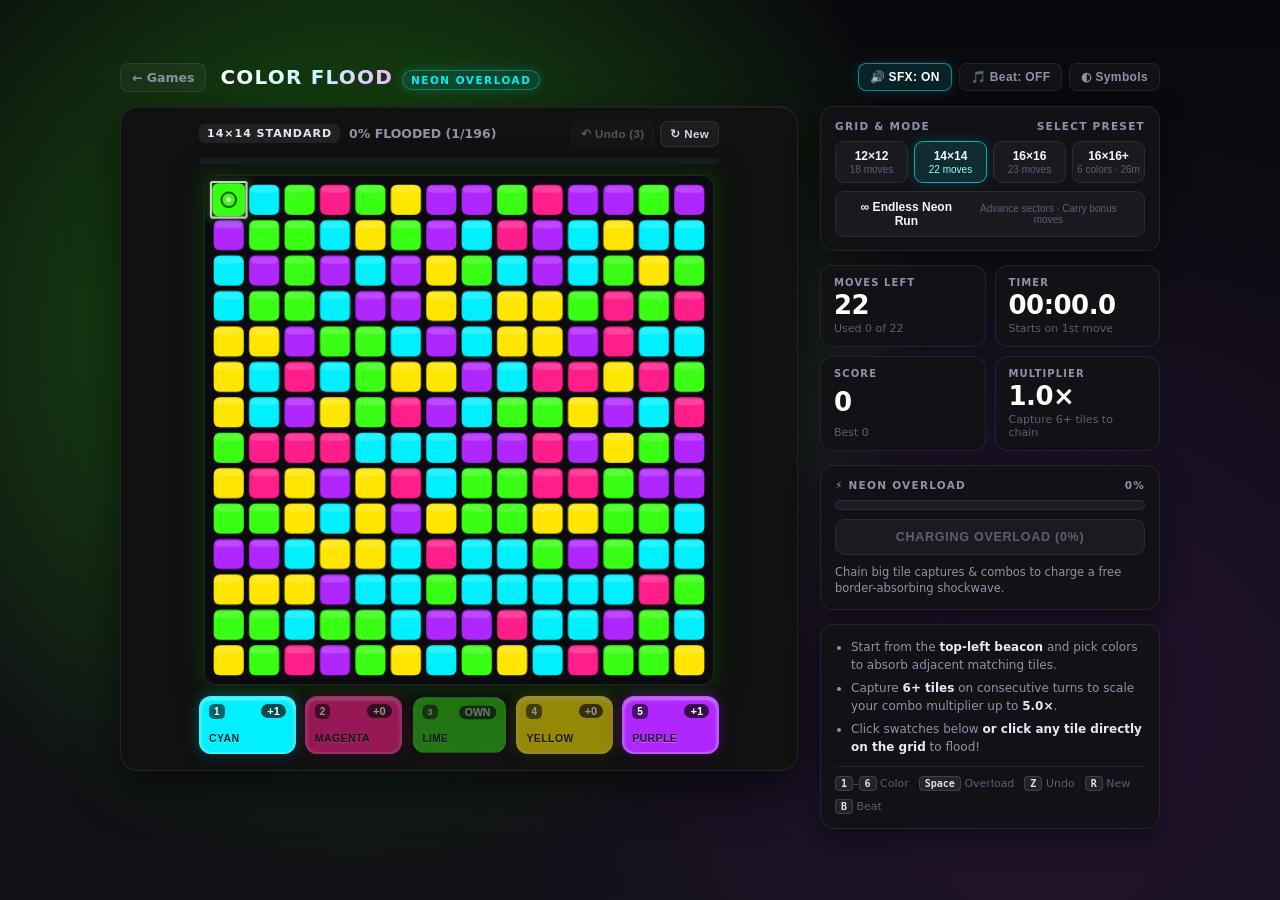
<file: games/color-flood/index.html>
<!doctype html>
<html lang="en">
  <head>
    <meta charset="utf-8" />
    <meta name="viewport" content="width=device-width, initial-scale=1" />
    <title>Color Flood: Neon Overload — Innovate Games</title>
    <meta
      name="description"
      content="Fast-paced neon puzzle game. Flood the glowing grid from the top-left corner before moves run out, chain combos, and unleash Neon Overload shockwaves."
    />
    <link rel="icon" type="image/svg+xml" href="logo.svg" />
    <link rel="stylesheet" href="styles.css" />
  </head>
  <body>
    <div class="bg-backdrop" aria-hidden="true"></div>

    <div class="app-shell">
      <header class="top-header">
        <div class="brand-group">
          <a class="back-link" href="../" aria-label="Back to Games Hub">&larr; Games</a>
          <div class="title-wrap">
            <h1>Color Flood</h1>
            <span class="subtitle-pill">Neon Overload</span>
          </div>
        </div>

        <div class="header-controls">
          <button type="button" class="tool-btn is-active" id="btnSfx" title="Toggle synth sound effects (M)">
            🔊 SFX: ON
          </button>
          <button type="button" class="tool-btn" id="btnBeat" title="Toggle synthwave ambient pulse loop (B)">
            🎵 Beat: OFF
          </button>
          <button type="button" class="tool-btn" id="btnSymbols" title="Show high-contrast shape symbols on tiles">
            ◐ Symbols
          </button>
        </div>
      </header>

      <main class="game-layout">
        <!-- Main Interactive Board & Palette Stage -->
        <section class="board-stage" aria-label="Game Board">
          <div class="stage-topbar">
            <div class="stage-status">
              <span class="mode-badge" id="modeBadge">14×14 STANDARD</span>
              <span class="coverage-text" id="coverageText">0% FLOODED</span>
            </div>
            <div class="stage-actions">
              <button type="button" class="mini-btn" id="btnUndo" title="Undo previous move (Z)">
                ↶ Undo (3)
              </button>
              <button type="button" class="mini-btn" id="btnRestart" title="Generate new board (R)">
                ↻ New
              </button>
            </div>
          </div>

          <div class="progress-rail" aria-hidden="true">
            <div class="progress-fill" id="progressFill"></div>
          </div>

          <div class="canvas-frame" id="canvasFrame">
            <canvas id="boardCanvas" width="510" height="510"></canvas>
            <div class="combo-toast" id="comboToast" role="status" aria-live="polite"></div>

            <!-- End-of-Board / Sector Clear Modal -->
            <div class="result-overlay" id="resultOverlay" role="dialog" aria-modal="true" aria-labelledby="resultTitle">
              <div class="result-card" id="resultCard">
                <div class="result-kicker" id="resultKicker">14×14 STANDARD</div>
                <h2 class="result-title" id="resultTitle">BOARD FLOODED!</h2>
                <div class="new-best-pill" id="newBestPill" hidden>★ New High Score ★</div>
                <p class="result-sub" id="resultSub"></p>

                <div class="result-metrics">
                  <div class="metric-box">
                    <span class="m-label" id="resMetric1Label">Score</span>
                    <span class="m-val" id="resMetric1Val">0</span>
                  </div>
                  <div class="metric-box">
                    <span class="m-label" id="resMetric2Label">Time</span>
                    <span class="m-val" id="resMetric2Val">00:00.0</span>
                  </div>
                  <div class="metric-box">
                    <span class="m-label" id="resMetric3Label">Max Combo</span>
                    <span class="m-val" id="resMetric3Val">1.0×</span>
                  </div>
                </div>

                <div class="result-actions">
                  <button type="button" class="primary-cta" id="btnResultPrimary">Play Again</button>
                  <div class="result-row">
                    <button type="button" class="secondary-cta" id="btnResultRetrySame">Replay Board</button>
                    <button type="button" class="secondary-cta" id="btnResultSecondary">∞ Endless Mode</button>
                  </div>
                </div>
              </div>
            </div>
          </div>

          <div class="palette-dock">
            <div class="palette-grid" id="paletteGrid" role="group" aria-label="Color Palette"></div>
          </div>
        </section>

        <!-- Mode Selector -->
        <section class="panel-card modes-card" aria-label="Game Modes">
          <div class="section-label">
            <span>Grid &amp; Mode</span>
            <span>Select Preset</span>
          </div>
          <div class="mode-pills">
            <button type="button" class="mode-pill" data-mode="chill">
              <strong>12×12</strong>
              <span>18 moves</span>
            </button>
            <button type="button" class="mode-pill is-selected" data-mode="standard">
              <strong>14×14</strong>
              <span>22 moves</span>
            </button>
            <button type="button" class="mode-pill" data-mode="hard">
              <strong>16×16</strong>
              <span>23 moves</span>
            </button>
            <button type="button" class="mode-pill" data-mode="hyper">
              <strong>16×16+</strong>
              <span>6 colors · 26m</span>
            </button>
            <button type="button" class="mode-pill endless-pill" data-mode="endless">
              <strong>∞ Endless Neon Run</strong>
              <span>Advance sectors · Carry bonus moves</span>
            </button>
          </div>
        </section>

        <!-- Live Telemetry HUD -->
        <section class="stats-grid" aria-label="Score and Stats">
          <div class="stat-tile" id="statMovesTile">
            <div class="stat-head">
              <span>Moves Left</span>
              <span class="reserve-pill" id="reservePill" hidden>+0 RSV</span>
            </div>
            <div class="stat-value" id="statMoves">22</div>
            <div class="stat-sub" id="statMovesSub">Used 0 of 22</div>
          </div>

          <div class="stat-tile">
            <div class="stat-head"><span>Timer</span></div>
            <div class="stat-value" id="statTimer">00:00.0</div>
            <div class="stat-sub" id="statBestTime">Starts on 1st move</div>
          </div>

          <div class="stat-tile">
            <div class="stat-head"><span>Score</span></div>
            <div class="stat-value" id="statScore">0</div>
            <div class="stat-sub" id="statBestScore">Best 0</div>
          </div>

          <div class="stat-tile" id="statComboTile">
            <div class="stat-head"><span>Multiplier</span></div>
            <div class="stat-value" id="statCombo">1.0×</div>
            <div class="stat-sub" id="statComboSub">Capture 6+ tiles to chain</div>
          </div>
        </section>

        <!-- Neon Overload Reactor Module -->
        <section class="panel-card overload-card" aria-label="Neon Overload Power-Up">
          <div class="section-label" style="margin-bottom: 0;">
            <span>⚡ Neon Overload</span>
            <span id="overloadPct">0%</span>
          </div>
          <div class="overload-meter-rail">
            <div class="overload-meter-fill" id="overloadBarFill"></div>
          </div>
          <button type="button" class="overload-btn" id="btnOverload" disabled>
            CHARGING OVERLOAD (0%)
          </button>
          <p class="overload-hint" id="overloadHint">
            Chain big tile captures &amp; combos to charge a free border-absorbing shockwave.
          </p>
        </section>

        <!-- Quick Rules & Keyboard Shortcuts -->
        <section class="panel-card tips-card" aria-label="How to Play">
          <ul class="tips-list">
            <li>Start from the <strong>top-left beacon</strong> and pick colors to absorb adjacent matching tiles.</li>
            <li>Capture <strong>6+ tiles</strong> on consecutive turns to scale your combo multiplier up to <strong>5.0×</strong>.</li>
            <li>Click swatches below <strong>or click any tile directly on the grid</strong> to flood!</li>
          </ul>
          <div class="hotkey-strip">
            <span><kbd>1</kbd>–<kbd>6</kbd> Color</span>
            <span><kbd>Space</kbd> Overload</span>
            <span><kbd>Z</kbd> Undo</span>
            <span><kbd>R</kbd> New</span>
            <span><kbd>B</kbd> Beat</span>
          </div>
        </section>
      </main>
    </div>

    <script src="audio.js"></script>
    <script src="game.js"></script>
  </body>
</html>
</file>
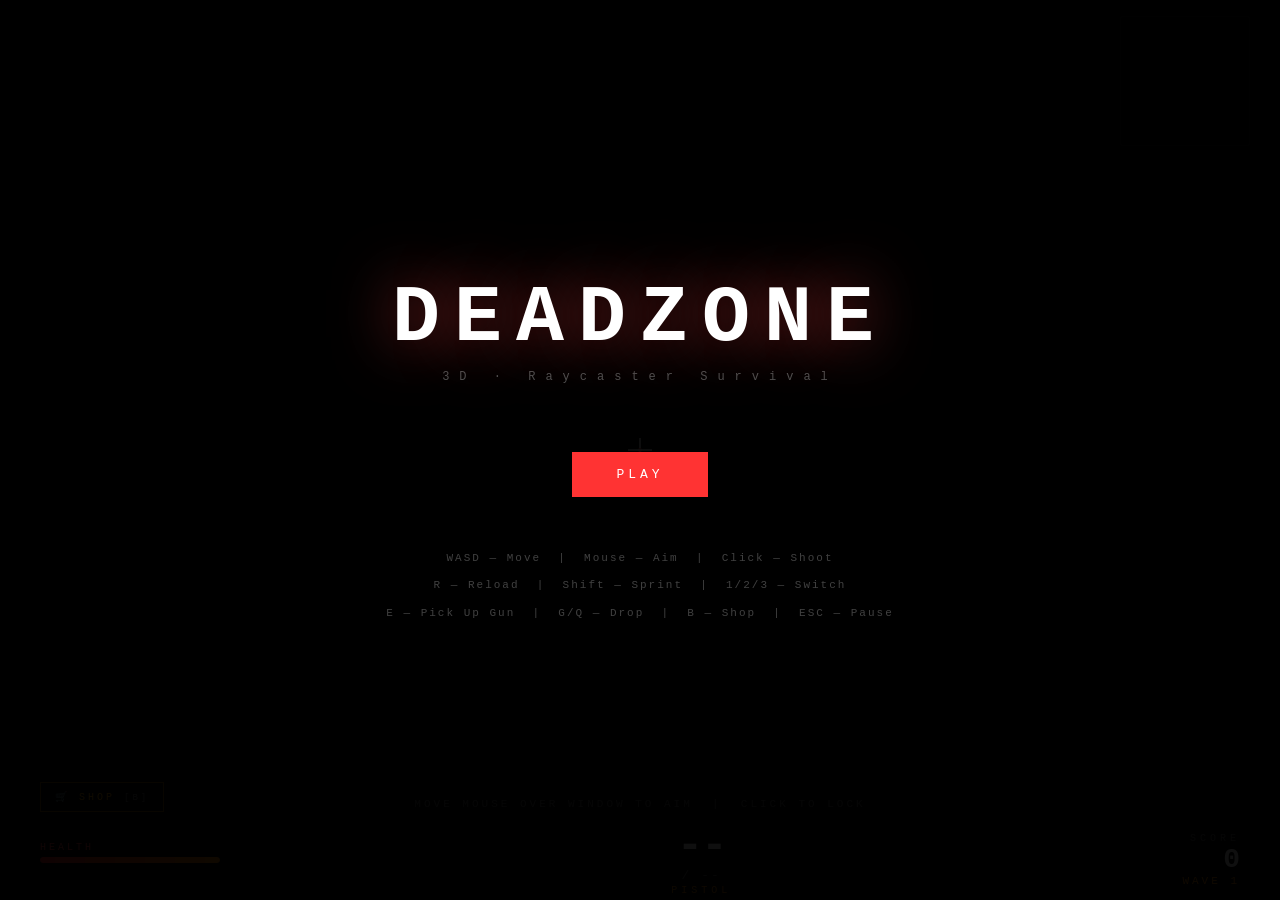
<file: games/deadzone-v13-1/index.html>
<!DOCTYPE html>
<html lang="en">
<head>
<meta charset="UTF-8">
<meta name="viewport" content="width=device-width, initial-scale=1.0">
<title>DEADZONE V13.1</title>
  <link rel="icon" type="image/x-icon" href="logo.png">
<style>
* { margin: 0; padding: 0; box-sizing: border-box; }
body { background: #000; overflow: hidden; font-family: 'Courier New', monospace; user-select: none; }
#gameCanvas { display: block; cursor: none; image-rendering: pixelated; }

#hud { position: fixed; top: 0; left: 0; width: 100%; height: 100%; pointer-events: none; z-index: 10; }
#crosshair { position: absolute; top: 50%; left: 50%; transform: translate(-50%,-50%); width: 24px; height: 24px; }
#crosshair::before, #crosshair::after { content: ''; position: absolute; background: rgba(255,255,255,0.85); }
#crosshair::before { width: 2px; height: 100%; left: 50%; transform: translateX(-50%); }
#crosshair::after { width: 100%; height: 2px; top: 50%; transform: translateY(-50%); }
#crosshair-dot { position: absolute; top: 50%; left: 50%; width: 4px; height: 4px; background: #ff4444; border-radius: 50%; transform: translate(-50%,-50%); }

#hud-bar { position: absolute; bottom: 0; left: 0; width: 100%; height: 80px; background: linear-gradient(transparent, rgba(0,0,0,0.85)); display: flex; align-items: center; justify-content: space-between; padding: 0 40px; }
#health-section { display: flex; flex-direction: column; gap: 4px; }
#health-label { color: #ff4444; font-size: 10px; letter-spacing: 3px; }
#health-track { width: 180px; height: 6px; background: rgba(255,255,255,0.12); border-radius: 3px; overflow: hidden; }
#health-fill { height: 100%; background: linear-gradient(90deg, #ff2222, #ff8800); border-radius: 3px; transition: width 0.15s; }
#regen-text { color: rgba(0,255,136,0.8); font-size: 9px; letter-spacing: 2px; height: 12px; }

#ammo-section { text-align: center; }
#ammo-mag { color: #fff; font-size: 44px; font-weight: bold; line-height: 1; letter-spacing: -2px; }
#ammo-reserve { color: rgba(255,255,255,0.35); font-size: 13px; letter-spacing: 2px; }
#weapon-name-hud { color: rgba(255,136,0,0.9); font-size: 10px; letter-spacing: 4px; margin-top: 2px; }

#score-section { text-align: right; }
#score-label { color: rgba(255,255,255,0.35); font-size: 10px; letter-spacing: 4px; }
#score-value { color: #fff; font-size: 28px; font-weight: bold; }
#wave-text { color: #ff8800; font-size: 11px; letter-spacing: 3px; }

#kill-feed { position: absolute; top: 20px; left: 30px; }
.kill-msg { color: #ff4444; font-size: 11px; letter-spacing: 2px; animation: fadeMsg 2.5s forwards; margin-bottom: 3px; }
.pickup-msg { color: #00ff88; font-size: 11px; letter-spacing: 2px; animation: fadeMsg 2.5s forwards; margin-bottom: 3px; }
.record-msg { color: #ffdd00; font-size: 12px; letter-spacing: 2px; animation: fadeMsg 4s forwards; margin-bottom: 3px; font-weight: bold; }
.shop-msg { color: #ffaa00; font-size: 11px; letter-spacing: 2px; animation: fadeMsg 2.5s forwards; margin-bottom: 3px; }
@keyframes fadeMsg { 0%{opacity:1;transform:translateX(0)} 80%{opacity:1} 100%{opacity:0;transform:translateX(-15px)} }

#reload-bar { position: absolute; bottom: 100px; left: 50%; transform: translateX(-50%); opacity: 0; transition: opacity 0.2s; text-align: center; }
#reload-text-el { color: rgba(255,255,255,0.6); font-size: 10px; letter-spacing: 3px; margin-bottom: 5px; }
#reload-track { width: 120px; height: 3px; background: rgba(255,255,255,0.15); border-radius: 2px; }
#reload-fill { height: 100%; background: #ff8800; border-radius: 2px; width: 0%; }

#wave-announce { position: absolute; top: 38%; left: 50%; transform: translate(-50%,-50%); color: #ff8800; font-size: 38px; letter-spacing: 10px; text-align: center; opacity: 0; pointer-events: none; text-shadow: 0 0 30px rgba(255,136,0,0.8); transition: opacity 0.5s; }

#weapon-slots { position: absolute; bottom: 85px; right: 40px; display: flex; flex-direction: column; gap: 3px; }
.wslot { background: rgba(0,0,0,0.5); border: 1px solid rgba(255,255,255,0.12); padding: 5px 10px; font-size: 10px; letter-spacing: 2px; color: rgba(255,255,255,0.3); text-align: right; min-width: 110px; }
.wslot.active { border-color: rgba(255,136,0,0.9); color: #ff8800; }
.wslot.empty { color: rgba(255,255,255,0.1); }
.wslot.low-ammo { border-color: rgba(255,50,50,0.7); color: #ff4444; }

#dmg-overlay { position: fixed; top: 0; left: 0; width: 100%; height: 100%; background: radial-gradient(ellipse at center, transparent 20%, rgba(255,0,0,0.5) 100%); opacity: 0; pointer-events: none; z-index: 9; transition: opacity 0.1s; }

#minimap { position: absolute; top: 16px; right: 30px; width: 130px; height: 130px; background: rgba(0,0,0,0.65); border: 1px solid rgba(255,255,255,0.08); border-radius: 3px; }
#minimap canvas { display: block; }

/* SHOP */
#shop-btn { position: absolute; bottom: 88px; left: 40px; background: rgba(0,0,0,0.6); border: 1px solid rgba(255,170,0,0.5); color: #ffaa00; font-family: 'Courier New', monospace; font-size: 10px; letter-spacing: 3px; padding: 8px 14px; cursor: pointer; pointer-events: all; text-transform: uppercase; transition: all 0.2s; }
#shop-btn:hover { background: rgba(255,170,0,0.15); border-color: #ffaa00; }
#shop-btn .shop-key { color: rgba(255,255,255,0.45); font-size: 9px; }

#shop-screen { position: fixed; top: 0; left: 0; width: 100%; height: 100%; background: rgba(0,0,0,0.92); z-index: 80; display: none; flex-direction: column; align-items: center; justify-content: center; pointer-events: all; }
#shop-screen.open { display: flex; }
.shop-title { font-size: 52px; letter-spacing: 12px; color: #ffaa00; text-shadow: 0 0 40px rgba(255,170,0,0.5); margin-bottom: 4px; }
.shop-sub { color: rgba(255,255,255,0.3); letter-spacing: 5px; font-size: 11px; margin-bottom: 8px; }
.shop-balance { color: #ffdd00; font-size: 16px; letter-spacing: 4px; margin-bottom: 28px; }
.shop-grid { display: grid; grid-template-columns: repeat(3, 1fr); gap: 14px; max-width: 680px; width: 100%; padding: 0 20px; }
.shop-item { background: rgba(255,255,255,0.03); border: 1px solid rgba(255,255,255,0.1); padding: 16px; cursor: pointer; transition: all 0.2s; text-align: center; position: relative; }
.shop-item:hover:not(.unaffordable) { border-color: rgba(255,170,0,0.6); background: rgba(255,170,0,0.06); transform: translateY(-2px); }
.shop-item.unaffordable { opacity: 0.35; cursor: not-allowed; }
.shop-item.owned { border-color: rgba(0,255,136,0.5); background: rgba(0,255,136,0.04); }
.shop-item canvas { display: block; margin: 0 auto 10px; }
.shop-item-name { color: #ff8800; font-size: 11px; letter-spacing: 3px; margin-bottom: 4px; }
.shop-item-desc { color: rgba(255,255,255,0.4); font-size: 9px; letter-spacing: 1px; margin-bottom: 8px; line-height: 1.5; }
.shop-item-cost { color: #ffdd00; font-size: 13px; letter-spacing: 2px; font-weight: bold; }
.shop-item-cost.free { color: #00ff88; }
.shop-item-badge { position: absolute; top: 6px; right: 6px; background: #00ff88; color: #000; font-size: 8px; letter-spacing: 1px; padding: 2px 5px; }
.shop-close { margin-top: 24px; background: none; border: 1px solid rgba(255,255,255,0.2); color: rgba(255,255,255,0.5); font-family: 'Courier New', monospace; font-size: 11px; letter-spacing: 3px; padding: 10px 28px; cursor: pointer; text-transform: uppercase; transition: all 0.2s; }
.shop-close:hover { border-color: #ff4444; color: #ff4444; }

.screen { position: fixed; top: 0; left: 0; width: 100%; height: 100%; display: none; flex-direction: column; align-items: center; justify-content: center; z-index: 100; color: #fff; }
.screen.active { display: flex; }
#start-screen { background: rgba(0,0,0,0.94); }
#pause-screen { background: rgba(0,0,0,0.8); pointer-events: all; }
#gameover-screen { background: rgba(0,0,0,0.93); }

.game-title { font-size: 80px; font-weight: 900; letter-spacing: 14px; color: #fff; text-shadow: 0 0 60px rgba(255,68,68,0.6); margin-bottom: 6px; }
.game-sub { color: rgba(255,255,255,0.3); letter-spacing: 10px; font-size: 12px; margin-bottom: 50px; }
.best-line { color: rgba(255,221,0,0.7); font-size: 11px; letter-spacing: 4px; min-height: 14px; margin: -32px 0 36px; }

.btn { border: none; font-family: 'Courier New', monospace; font-size: 13px; letter-spacing: 4px; cursor: pointer; text-transform: uppercase; transition: all 0.2s; padding: 15px 44px; pointer-events: all; }
.btn-primary { background: #ff3333; color: #fff; }
.btn-primary:hover { background: #ff1111; transform: scale(1.04); }
.btn-secondary { background: transparent; border: 1px solid rgba(255,255,255,0.25); color: rgba(255,255,255,0.8); }
.btn-secondary:hover { background: rgba(255,255,255,0.08); }
.btn-sm { padding: 10px 24px; font-size: 11px; }

.controls-hint { margin-top: 36px; color: rgba(255,255,255,0.25); font-size: 11px; letter-spacing: 2px; line-height: 2.5; text-align: center; }

.go-title { font-size: 64px; letter-spacing: 8px; color: #ff3333; margin-bottom: 10px; text-shadow: 0 0 40px rgba(255,51,51,0.5); }
.go-score { font-size: 20px; color: rgba(255,255,255,0.55); margin: 0 0 8px; letter-spacing: 4px; }
.go-record { font-size: 14px; letter-spacing: 3px; color: #ffdd00; min-height: 20px; margin-bottom: 24px; }
.go-btns { display: flex; gap: 12px; }

#lock-prompt { position: fixed; bottom: 90px; left: 50%; transform: translateX(-50%); color: rgba(255,255,255,0.35); font-size: 11px; letter-spacing: 3px; z-index: 50; pointer-events: none; text-align: center; }
#interact-prompt { position: absolute; bottom: 115px; left: 50%; transform: translateX(-50%); display: none; background: rgba(0,0,0,0.72); border: 1px solid rgba(255,255,255,0.18); padding: 7px 18px; color: #fff; font-size: 11px; letter-spacing: 3px; white-space: nowrap; z-index: 20; pointer-events: none; }
#interact-prompt .key { color: #ff8800; font-weight: bold; }
</style>
</head>
<body>
<canvas id="gameCanvas"></canvas>
<div id="dmg-overlay"></div>

<div id="hud">
  <div id="crosshair"><div id="crosshair-dot"></div></div>
  <div id="kill-feed"></div>
  <div id="minimap"><canvas id="mm" width="130" height="130"></canvas></div>
  <div id="wave-announce"></div>
  <div id="reload-bar">
    <div id="reload-text-el">RELOADING</div>
    <div id="reload-track"><div id="reload-fill"></div></div>
  </div>
  <div id="weapon-slots"></div>
  <button id="shop-btn">🛒 SHOP <span class="shop-key">[B]</span></button>
  <div id="hud-bar">
    <div id="health-section">
      <div id="health-label">HEALTH</div>
      <div id="health-track"><div id="health-fill" style="width:100%"></div></div>
      <div id="regen-text"></div>
    </div>
    <div id="ammo-section">
      <div id="ammo-mag">--</div>
      <div id="ammo-reserve">/ --</div>
      <div id="weapon-name-hud">PISTOL</div>
    </div>
    <div id="score-section">
      <div id="score-label">SCORE</div>
      <div id="score-value">0</div>
      <div id="wave-text">WAVE 1</div>
    </div>
  </div>
  <div id="lock-prompt">MOVE MOUSE OVER WINDOW TO AIM &nbsp;|&nbsp; CLICK TO LOCK</div>
  <div id="interact-prompt"><span class="key">[E]</span> <span id="interact-text">Pick up</span></div>
</div>

<!-- SHOP OVERLAY -->
<div id="shop-screen">
  <div class="shop-title">ARMORY</div>
  <div class="shop-sub">Spend Points · Buy Power</div>
  <div class="shop-balance" id="shop-balance">⬟ 0 POINTS</div>
  <div class="shop-grid" id="shop-grid"></div>
  <button class="shop-close" id="shop-close-btn">CLOSE [B/ESC]</button>
</div>

<!-- START -->
<div id="start-screen" class="screen active">
  <div class="game-title">DEADZONE</div>
  <div class="game-sub">3D · Raycaster Survival</div>
  <div class="best-line" id="best-line"></div>
  <div style="display:flex;gap:12px;margin-bottom:12px;">
    <button class="btn btn-primary" id="start-btn">PLAY</button>
  </div>
  <div class="controls-hint">
    WASD — Move &nbsp;|&nbsp; Mouse — Aim &nbsp;|&nbsp; Click — Shoot<br>
    R — Reload &nbsp;|&nbsp; Shift — Sprint &nbsp;|&nbsp; 1/2/3 — Switch<br>
    E — Pick Up Gun &nbsp;|&nbsp; G/Q — Drop &nbsp;|&nbsp; B — Shop &nbsp;|&nbsp; ESC — Pause
  </div>
</div>

<!-- PAUSE -->
<div id="pause-screen" class="screen">
  <div style="font-size:52px;letter-spacing:12px;margin-bottom:10px;">PAUSED</div>
  <div style="color:rgba(255,255,255,0.3);letter-spacing:4px;font-size:12px;margin-bottom:34px;">Everything is frozen</div>
  <div style="display:flex;flex-direction:column;gap:10px;align-items:center;">
    <button class="btn btn-primary" id="resume-btn">RESUME</button>
  </div>
</div>

<!-- GAME OVER -->
<div id="gameover-screen" class="screen">
  <div class="go-title">GAME OVER</div>
  <div class="go-score" id="go-score">SCORE: 0 | WAVE: 1</div>
  <div class="go-record" id="go-record"></div>
  <div class="go-btns">
    <button class="btn btn-primary" id="restart-btn">PLAY AGAIN</button>
  </div>
</div>

<script>
// ═══════════════════════════════════════════════════════════
// LOCAL BEST SCORE — offline, no accounts, no network
// ═══════════════════════════════════════════════════════════
const BEST_KEY = 'deadzone_best';
window._personalBestWave = 0;
window._personalBestScore = 0;

function loadPersonalBest() {
  try {
    const saved = JSON.parse(localStorage.getItem(BEST_KEY) || 'null');
    if (saved && typeof saved === 'object') {
      window._personalBestWave = saved.wave || 0;
      window._personalBestScore = saved.score || 0;
    }
  } catch (e) { /* storage unavailable — play without a saved best */ }
}
function savePersonalBest() {
  try {
    localStorage.setItem(BEST_KEY, JSON.stringify({
      wave: window._personalBestWave,
      score: window._personalBestScore,
    }));
  } catch (e) { /* storage unavailable — best lasts for this session */ }
}
function isBetterRun(wave, score, bestWave, bestScore) {
  return wave > bestWave || (wave === bestWave && score > bestScore);
}
window.submitScore = function (wave, score) {
  const beatPersonal = isBetterRun(wave, score, window._personalBestWave, window._personalBestScore);
  if (beatPersonal) {
    window._personalBestWave = wave;
    window._personalBestScore = score;
    savePersonalBest();
    renderPersonalBest();
  }
  return { beatPersonal };
};

function showScreen(id) {
  document.querySelectorAll('.screen').forEach(s => s.classList.remove('active'));
  if (id) document.getElementById(id).classList.add('active');
}

function renderPersonalBest() {
  const el = document.getElementById('best-line');
  if (!el) return;
  el.textContent = window._personalBestWave
    ? 'BEST: WAVE ' + window._personalBestWave + ' · ' + window._personalBestScore.toLocaleString() + ' PTS'
    : '';
}

loadPersonalBest();
renderPersonalBest();

// ═══════════════════════════════════════════════════════════
// RAYCASTING ENGINE
// ═══════════════════════════════════════════════════════════
const canvas = document.getElementById('gameCanvas');
const ctx = canvas.getContext('2d', { willReadFrequently: true });
const mmC = document.getElementById('mm');
const mmX = mmC.getContext('2d');

const RES_W = 480, RES_H = 270;
canvas.style.width = '100vw'; canvas.style.height = '100vh';
canvas.width = RES_W; canvas.height = RES_H;

const MAP_W = 32, MAP_H = 32;
function buildMap() {
  const m = Array.from({ length: MAP_H }, () => new Uint8Array(MAP_W));
  for (let i = 0; i < MAP_W; i++) { m[0][i] = 1; m[MAP_H-1][i] = 1; }
  for (let j = 0; j < MAP_H; j++) { m[j][0] = 1; m[j][MAP_W-1] = 1; }
  const walls = [[4,4],[4,5],[4,6],[5,4],[10,2],[10,3],[10,4],[10,5],[2,10],[3,10],[4,10],[5,10],[6,10],[14,8],[15,8],[16,8],[14,9],[16,9],[8,15],[8,16],[8,17],[9,17],[10,17],[20,5],[21,5],[22,5],[22,6],[22,7],[18,14],[18,15],[19,14],[20,14],[26,10],[26,11],[26,12],[25,12],[12,22],[13,22],[14,22],[14,23],[14,24],[6,26],[7,26],[7,27],[7,28],[22,20],[22,21],[23,21],[24,21],[24,22],[28,20],[28,21],[28,22],[27,22],[16,16],[17,16],[18,16],[16,17],[16,18]];
  walls.forEach(([r,c]) => { if (r<MAP_H && c<MAP_W) m[r][c] = (Math.abs(r*c)%3)+1; });
  return m;
}
const MAP = buildMap();
function mapAt(mx, my) { const gx=Math.floor(mx),gy=Math.floor(my); if(gx<0||gy<0||gx>=MAP_W||gy>=MAP_H) return 1; return MAP[gy][gx]; }

const WALL_COLORS = [null, { light:'#8b4513', dark:'#5c2d0a' }, { light:'#4a5568', dark:'#2d3748' }, { light:'#6b4226', dark:'#3d2314' }];
const FLOOR_COLOR = '#1a1008', CEILING_COLOR = '#050505';

// ═══════════════════════════════════════════════════════════
// WEAPON DEFINITIONS
// ═══════════════════════════════════════════════════════════
const WEAPONS = {
  pistol:   { name:'PISTOL',    damage:30,  fireRate:350, reload:1000, magSize:12, reserveMax:60,  auto:false, color:'#88aaff', dropColor:'#4466cc', ammoGain:8 },
  shotgun:  { name:'SHOTGUN',   damage:22,  fireRate:700, reload:1600, magSize:8,  reserveMax:40,  auto:false, pellets:6, spread:0.16, color:'#ff8844', dropColor:'#cc5511', ammoGain:6 },
  rifle:    { name:'RIFLE',     damage:40,  fireRate:120, reload:1800, magSize:30, reserveMax:120, auto:true,  color:'#44ff88', dropColor:'#11aa44', ammoGain:12 },
  smg:      { name:'SMG',       damage:18,  fireRate:90,  reload:1300, magSize:25, reserveMax:100, auto:true,  color:'#ffdd44', dropColor:'#ccaa00', ammoGain:15 },
  sniper:   { name:'SNIPER',    damage:120, fireRate:900, reload:2200, magSize:5,  reserveMax:25,  auto:false, color:'#00ffff', dropColor:'#007799', ammoGain:3,  shopOnly:true, cost:600,  desc:'One-shot most enemies. Extreme range.' },
  minigun:  { name:'MINIGUN',   damage:14,  fireRate:60,  reload:2500, magSize:80, reserveMax:200, auto:true,  color:'#ff4444', dropColor:'#aa0000', ammoGain:25, shopOnly:true, cost:1200, desc:'Endless stream of pain. Slow to start.' },
  plasma:   { name:'PLASMA',    damage:55,  fireRate:250, reload:1400, magSize:20, reserveMax:80,  auto:true,  color:'#aa44ff', dropColor:'#660099', ammoGain:10, shopOnly:true, cost:900,  desc:'Pierces armor. Elite killer.' },
  launcher: { name:'LAUNCHER',  damage:80,  fireRate:1200,reload:2800, magSize:4,  reserveMax:16,  auto:false, pellets:1, splash:true, color:'#ff8800', dropColor:'#994400', ammoGain:2, shopOnly:true, cost:1500, desc:'Area damage. One shot, big boom.' },
};

const SHOP_UPGRADES = {
  hp_boost:    { name:'MAX HP +25',      cost:300,  desc:'Permanently increase max health.',       icon:'❤️',  type:'upgrade', id:'hp_boost' },
  regen_boost: { name:'FAST REGEN',      cost:400,  desc:'Halves regen delay. Recover faster.',    icon:'💚',  type:'upgrade', id:'regen_boost' },
  speed_boost: { name:'SPEED BOOST',     cost:350,  desc:'Move 20% faster permanently.',           icon:'⚡',  type:'upgrade', id:'speed_boost' },
  armor:       { name:'ARMOR PLATING',   cost:500,  desc:'Take 25% less damage from all sources.', icon:'🛡️', type:'upgrade', id:'armor' },
};

// ═══════════════════════════════════════════════════════════
// GAME STATE
// ═══════════════════════════════════════════════════════════
const G = {
  state: 'menu', score: 0, wave: 0,
  player: null, enemies: [], pickups: [], particles: [], bullets: [],
  waveActive: false, waveTimer: 0, enemiesLeft: 0,
  reloading: false, reloadStart: 0, reloadDur: 0,
  lastShot: 0, regenTimer: 0, flashTimer: 0,
  lastTime: 0, animId: 0,
  zBuffer: new Float32Array(RES_W),
  purchasedUpgrades: new Set(),
};

function mkPlayer() {
  return {
    x:2.5, y:2.5, angle:0, pitch:0,
    moveSpeed:3.5, health:100, maxHealth:100,
    weapons: [{ ...WEAPONS.pistol, mag:WEAPONS.pistol.magSize, reserve:WEAPONS.pistol.reserveMax }],
    currentWeapon:0, bobPhase:0,
    armorMult:1.0, regenDelay:4,
  };
}

// ═══════════════════════════════════════════════════════════
// INPUT — keyboard + mouse only
// ═══════════════════════════════════════════════════════════
const keys = {};
const mouse = { dx:0, dy:0, justDown:false, down:false };
let pointerLocked = false;
let _lastMouseX = null, _lastMouseY = null;

function handleKeyDown(e) {
  keys[e.code] = true;
  if (G.state !== 'playing') return;
  if (e.code === 'Escape') { if (document.getElementById('shop-screen').classList.contains('open')) { closeShop(); } else { pauseGame(); } e.preventDefault(); return; }
  if (e.code === 'KeyR')  { startReload(); e.preventDefault(); return; }
  if (e.code === 'KeyB' || e.code === 'Tab') { toggleShop(); e.preventDefault(); return; }
  if (e.code === 'Digit1') { switchWeapon(0); e.preventDefault(); return; }
  if (e.code === 'Digit2') { switchWeapon(1); e.preventDefault(); return; }
  if (e.code === 'Digit3') { switchWeapon(2); e.preventDefault(); return; }
  if (e.code === 'KeyG' || e.code === 'KeyQ') { dropWeapon(); e.preventDefault(); return; }
  if (e.code === 'KeyE')  { interactPickup(); e.preventDefault(); return; }
  if (['KeyW','KeyA','KeyS','KeyD','ArrowUp','ArrowDown','ArrowLeft','ArrowRight','Space','ShiftLeft','ShiftRight'].includes(e.code)) e.preventDefault();
}
function handleKeyUp(e) { keys[e.code] = false; }
document.addEventListener('keydown', handleKeyDown);
document.addEventListener('keyup', handleKeyUp);
window.addEventListener('blur', () => { for (const k in keys) keys[k] = false; });

canvas.addEventListener('mousedown', () => { if (G.state==='playing' && !pointerLocked) { try { canvas.requestPointerLock(); } catch(e) {} } });
document.addEventListener('pointerlockchange', () => {
  pointerLocked = document.pointerLockElement === canvas;
  document.getElementById('lock-prompt').style.opacity = pointerLocked ? '0' : '0.35';
  if (pointerLocked) _lastMouseX = null;
});
document.addEventListener('mousemove', e => {
  if (G.state !== 'playing') return;
  if (pointerLocked) { mouse.dx += e.movementX; mouse.dy += e.movementY; }
  else {
    if (_lastMouseX === null) { _lastMouseX = e.clientX; _lastMouseY = e.clientY; return; }
    mouse.dx += e.clientX - _lastMouseX; mouse.dy += e.clientY - _lastMouseY;
    _lastMouseX = e.clientX; _lastMouseY = e.clientY;
  }
});
canvas.addEventListener('mouseenter', () => { _lastMouseX = null; _lastMouseY = null; });
canvas.addEventListener('mouseleave', () => { _lastMouseX = null; _lastMouseY = null; });
document.addEventListener('mousedown', e => { if (e.button===0 && G.state==='playing') { mouse.down=true; mouse.justDown=true; } });
document.addEventListener('mouseup', e => { if (e.button===0) mouse.down=false; });

// ═══════════════════════════════════════════════════════════
// SHOP
// ═══════════════════════════════════════════════════════════
let shopOpen = false;
function buildShopUI() {
  const grid = document.getElementById('shop-grid');
  grid.innerHTML = '';
  document.getElementById('shop-balance').textContent = '⬟ ' + G.score.toLocaleString() + ' POINTS';

  const shopWeapons = ['sniper','minigun','plasma','launcher'];
  shopWeapons.forEach(wKey => {
    const wDef = WEAPONS[wKey];
    const owned = G.player.weapons.some(w => w.name === wDef.name);
    const affordable = G.score >= wDef.cost;
    const div = document.createElement('div');
    div.className = 'shop-item' + (owned ? ' owned' : (!affordable ? ' unaffordable' : ''));
    const previewCanvas = document.createElement('canvas');
    previewCanvas.width = 80; previewCanvas.height = 36;
    drawGunPreview(previewCanvas.getContext('2d'), wKey, 80, 36);
    div.appendChild(previewCanvas);
    const badge = owned ? '<div class="shop-item-badge">OWNED</div>' : '';
    div.innerHTML += `${badge}<div class="shop-item-name">${wDef.name}</div><div class="shop-item-desc">${wDef.desc}</div><div class="shop-item-cost">⬟ ${wDef.cost.toLocaleString()}</div>`;
    if (!owned) {
      div.addEventListener('click', () => { if (G.score >= wDef.cost) buyWeapon(wKey); });
    }
    grid.appendChild(div);
  });

  Object.values(SHOP_UPGRADES).forEach(upg => {
    const owned = G.purchasedUpgrades.has(upg.id);
    const affordable = G.score >= upg.cost;
    const div = document.createElement('div');
    div.className = 'shop-item' + (owned ? ' owned' : (!affordable ? ' unaffordable' : ''));
    const badge = owned ? '<div class="shop-item-badge">ACTIVE</div>' : '';
    div.innerHTML = `${badge}<div style="font-size:28px;margin-bottom:8px">${upg.icon}</div><div class="shop-item-name">${upg.name}</div><div class="shop-item-desc">${upg.desc}</div><div class="shop-item-cost ${owned?'free':''}">${owned ? 'ACTIVE' : '⬟ '+upg.cost.toLocaleString()}</div>`;
    if (!owned) {
      div.addEventListener('click', () => { if (G.score >= upg.cost) buyUpgrade(upg.id); });
    }
    grid.appendChild(div);
  });
}

function buyWeapon(wKey) {
  const wDef = WEAPONS[wKey];
  if (G.score < wDef.cost) return;
  G.score -= wDef.cost;
  document.getElementById('score-value').textContent = G.score.toLocaleString();
  const p = G.player;
  const existing = p.weapons.find(w => w.name === wDef.name);
  if (existing) { existing.reserve = Math.min(existing.reserveMax, existing.reserve + wDef.magSize * 2); addFeed('+ Reloaded: ' + wDef.name, 'shop'); }
  else if (p.weapons.length < 3) { p.weapons.push({ ...wDef, mag: wDef.magSize, reserve: wDef.reserveMax }); addFeed('+ Equipped: ' + wDef.name, 'shop'); }
  else { p.weapons[p.currentWeapon] = { ...wDef, mag: wDef.magSize, reserve: wDef.reserveMax }; addFeed('+ Swapped: ' + wDef.name, 'shop'); }
  updateHUD(); buildShopUI();
}

function buyUpgrade(id) {
  const upg = SHOP_UPGRADES[id];
  if (G.score < upg.cost || G.purchasedUpgrades.has(id)) return;
  G.score -= upg.cost;
  G.purchasedUpgrades.add(id);
  document.getElementById('score-value').textContent = G.score.toLocaleString();
  const p = G.player;
  if (id === 'hp_boost')    { p.maxHealth += 25; p.health = Math.min(p.health + 25, p.maxHealth); }
  if (id === 'regen_boost') { p.regenDelay = 2; }
  if (id === 'speed_boost') { p.moveSpeed *= 1.2; }
  if (id === 'armor')       { p.armorMult = 0.75; }
  addFeed('+ Upgrade: ' + upg.name, 'shop');
  updateHUD(); buildShopUI();
}

function toggleShop() {
  if (!shopOpen) openShop(); else closeShop();
}
function openShop() {
  shopOpen = true;
  if (pointerLocked) try { document.exitPointerLock(); } catch(e) {}
  buildShopUI();
  document.getElementById('shop-screen').classList.add('open');
  cancelAnimationFrame(G.animId);
}
function closeShop() {
  shopOpen = false;
  document.getElementById('shop-screen').classList.remove('open');
  if (G.state === 'playing') {
    G.lastTime = performance.now();
    G.animId = requestAnimationFrame(gameLoop);
    try { canvas.requestPointerLock(); } catch(e) {}
  }
}
document.getElementById('shop-btn').addEventListener('click', toggleShop);
document.getElementById('shop-close-btn').addEventListener('click', closeShop);

// ═══════════════════════════════════════════════════════════
// GAME LIFECYCLE
// ═══════════════════════════════════════════════════════════
function initGame() {
  G.state='playing'; G.score=0; G.wave=0;
  G.enemies=[]; G.pickups=[]; G.particles=[]; G.bullets=[];
  G.waveActive=false; G.waveTimer=0; G.enemiesLeft=0;
  G.reloading=false; G.reloadStart=0; G.reloadDur=0;
  G.lastShot=0; G.regenTimer=0; G.flashTimer=0;
  G.purchasedUpgrades = new Set();
  G.player = mkPlayer();
  G.lastTime = performance.now();
  shopOpen = false;
  document.getElementById('shop-screen').classList.remove('open');
  nextWave(); updateHUD();
  if (G.animId) cancelAnimationFrame(G.animId);
  G.animId = requestAnimationFrame(gameLoop);
}

function nextWave() {
  G.wave++; G.waveActive=false; G.waveTimer=4; G.enemiesLeft=0;
  document.getElementById('wave-text').textContent = 'WAVE ' + G.wave;
  announceWave();
}

function spawnWave() {
  G.waveActive=true;
  const count = 3 + Math.floor(G.wave * 1.5);
  G.enemiesLeft = count;
  for (let i=0; i<count; i++) setTimeout(() => spawnEnemy(), i*600);
}

function spawnEnemy() {
  let ex, ey, tries=0;
  do {
    ex = 1 + Math.floor(Math.random()*(MAP_W-2));
    ey = 1 + Math.floor(Math.random()*(MAP_H-2));
    tries++;
  } while ((MAP[ey][ex]!==0 || Math.hypot(ex-G.player.x, ey-G.player.y)<8) && tries<200);
  if (tries>=200) return;
  const isHeavy = G.wave>5 && Math.random()<0.15;
  const isElite = G.wave>8 && Math.random()<0.1;
  G.enemies.push({
    x:ex+0.5, y:ey+0.5, radius:isHeavy?0.4:0.28,
    speed:isHeavy?1.2:isElite?2.5:1.4+G.wave*0.06,
    health:isHeavy?160:isElite?100:40+G.wave*8,
    maxHealth:isHeavy?160:isElite?100:40+G.wave*8,
    meleeDmg:isHeavy?12:6, type:isHeavy?'heavy':isElite?'elite':'basic',
    color:isHeavy?[255,80,0]:isElite?[180,0,255]:[220,50,50],
    shootCooldown:isElite?2500:999999, lastShot:performance.now(),
    wobble:Math.random()*Math.PI*2, animPhase:Math.random()*Math.PI*2,
  });
}

function gameLoop(now) {
  if (G.state !== 'playing') return;
  const dt = Math.min((now - G.lastTime)/1000, 0.05);
  G.lastTime = now;
  update(dt, now);
  render3D();
  renderMinimap();
  G.animId = requestAnimationFrame(gameLoop);
}

// ═══════════════════════════════════════════════════════════
// UPDATE
// ═══════════════════════════════════════════════════════════
function update(dt, now) {
  const p = G.player;

  const sens = 0.0025, pitchSens = 0.4;
  p.angle += mouse.dx * sens;
  p.pitch = Math.max(-80, Math.min(80, p.pitch - mouse.dy * pitchSens));
  mouse.dx = 0; mouse.dy = 0;

  let moveX=0, moveY=0;
  const sprint = (keys['ShiftLeft']||keys['ShiftRight']) ? 1.8 : 1.0;
  const spd = p.moveSpeed * sprint * dt;

  if (keys['KeyW']||keys['ArrowUp'])    { moveX += Math.cos(p.angle)*spd; moveY += Math.sin(p.angle)*spd; }
  if (keys['KeyS']||keys['ArrowDown'])  { moveX -= Math.cos(p.angle)*spd; moveY -= Math.sin(p.angle)*spd; }
  if (keys['KeyA']||keys['ArrowLeft'])  { moveX += Math.cos(p.angle-Math.PI/2)*spd; moveY += Math.sin(p.angle-Math.PI/2)*spd; }
  if (keys['KeyD']||keys['ArrowRight']) { moveX += Math.cos(p.angle+Math.PI/2)*spd; moveY += Math.sin(p.angle+Math.PI/2)*spd; }

  const newX=p.x+moveX, newY=p.y+moveY, margin=0.25;
  if (mapAt(newX,newY)===0&&mapAt(newX+margin,newY)===0&&mapAt(newX-margin,newY)===0&&mapAt(newX,newY+margin)===0&&mapAt(newX,newY-margin)===0) { p.x=newX; p.y=newY; }
  else if (mapAt(newX,p.y)===0&&mapAt(newX+margin,p.y)===0&&mapAt(newX-margin,p.y)===0) { p.x=newX; }
  else if (mapAt(p.x,newY)===0&&mapAt(p.x,newY+margin)===0&&mapAt(p.x,newY-margin)===0) { p.y=newY; }

  const moving = moveX!==0||moveY!==0;
  if (moving) p.bobPhase += dt*8;

  const wep = p.weapons[p.currentWeapon];
  const isFiring = mouse.down;
  const isJustDown = mouse.justDown;
  if (isFiring && !G.reloading && wep.mag>0) {
    if ((wep.auto && now-G.lastShot>wep.fireRate) || (!wep.auto && isJustDown)) shoot(now);
  }
  mouse.justDown = false;

  if (G.reloading) {
    const pct = Math.min((now-G.reloadStart)/G.reloadDur, 1);
    document.getElementById('reload-fill').style.width = (pct*100)+'%';
    if (pct>=1) {
      const needed=wep.magSize-wep.mag, take=Math.min(needed,wep.reserve);
      wep.mag+=take; wep.reserve-=take;
      G.reloading=false;
      document.getElementById('reload-bar').style.opacity='0';
    }
  }

  if (!G.waveActive) { G.waveTimer-=dt; if (G.waveTimer<=0) spawnWave(); }

  for (let i=G.particles.length-1;i>=0;i--) {
    const pt=G.particles[i]; pt.life-=dt;
    if (pt.life<=0) { G.particles.splice(i,1); continue; }
    if (pt.vx!==undefined) { pt.x+=pt.vx; pt.y+=pt.vy; }
  }

  for (let i=G.enemies.length-1;i>=0;i--) {
    const e=G.enemies[i]; e.animPhase+=dt*4;
    const dx=p.x-e.x, dy=p.y-e.y, dist=Math.hypot(dx,dy);
    if (dist>0) {
      const nx=dx/dist, ny=dy/dist, step=e.speed*dt;
      const nx2=e.x+nx*step; if (mapAt(nx2,e.y)===0) e.x=nx2;
      const ny2=e.y+ny*step; if (mapAt(e.x,ny2)===0) e.y=ny2;
    }
    if (dist<e.radius+0.35) {
      const dmg = e.meleeDmg*dt*2*p.armorMult;
      p.health=Math.max(0,p.health-dmg);
      G.flashTimer=0.25; G.regenTimer=p.regenDelay||4;
    }
    if (e.type==='elite'&&now-e.lastShot>e.shootCooldown) {
      e.lastShot=now;
      const a=Math.atan2(p.y-e.y,p.x-e.x);
      G.bullets.push({x:e.x,y:e.y,vx:Math.cos(a)*5,vy:Math.sin(a)*5,life:3});
    }
    e.wobble+=dt;
  }

  for (let i=G.bullets.length-1;i>=0;i--) {
    const b=G.bullets[i]; b.x+=b.vx*dt; b.y+=b.vy*dt; b.life-=dt;
    if (b.life<=0||mapAt(b.x,b.y)!==0) { G.bullets.splice(i,1); continue; }
    if (Math.hypot(b.x-p.x,b.y-p.y)<0.35) {
      p.health=Math.max(0,p.health-10*p.armorMult);
      G.flashTimer=0.2; G.regenTimer=p.regenDelay||4;
      G.bullets.splice(i,1);
    }
  }

  const PICKUP_RANGE=1.2;
  let nearestGun=null, nearestGunDist=Infinity;
  for (let i=G.pickups.length-1;i>=0;i--) {
    const pk=G.pickups[i]; pk.pulse+=dt*3;
    if (pk.ttl!==undefined) { pk.ttl-=dt; if (pk.ttl<=0) { G.pickups.splice(i,1); continue; } }
    const d=Math.hypot(p.x-pk.x,p.y-pk.y);
    if (d<PICKUP_RANGE) {
      if (d<nearestGunDist) { nearestGunDist=d; nearestGun=pk; }
    }
  }
  G._nearPickup = nearestGun;
  const promptEl=document.getElementById('interact-prompt');
  const textEl=document.getElementById('interact-text');
  if (nearestGun) {
    textEl.textContent='Pick up '+nearestGun.name;
    promptEl.style.display='block';
  } else {
    promptEl.style.display='none';
  }

  if (p.health>0&&p.health<p.maxHealth) {
    G.regenTimer-=dt;
    if (G.regenTimer<=0) { p.health=Math.min(p.maxHealth,p.health+12*dt); document.getElementById('regen-text').textContent='+ REGENERATING'; }
    else document.getElementById('regen-text').textContent='';
  } else document.getElementById('regen-text').textContent='';

  if (G.flashTimer>0) { G.flashTimer-=dt; document.getElementById('dmg-overlay').style.opacity=Math.min(G.flashTimer/0.25,1).toFixed(2); }
  else document.getElementById('dmg-overlay').style.opacity='0';

  if (p.health<=0) endGame();
  updateHUD();
}

// ═══════════════════════════════════════════════════════════
// COMBAT
// ═══════════════════════════════════════════════════════════
function shoot(now) {
  const p=G.player, wep=p.weapons[p.currentWeapon];
  if (wep.mag<=0) { startReload(); return; }
  wep.mag--; G.lastShot=now;
  const pellets=wep.pellets||1;
  for (let i=0;i<pellets;i++) {
    const spread=(Math.random()-0.5)*(wep.spread||0.04)*2;
    bulletRaycast(p.x,p.y,p.angle+spread,wep.damage,wep.splash);
  }
  G.player.bobPhase+=0.5;
}

function bulletRaycast(ox,oy,angle,dmg,splash) {
  const dx=Math.cos(angle),dy=Math.sin(angle);
  let x=ox,y=oy;
  const STEP=0.12, MAX_STEPS=160;
  for (let step=0;step<MAX_STEPS;step++) {
    x+=dx*STEP; y+=dy*STEP;
    if (mapAt(x,y)!==0) break;
    for (let i=G.enemies.length-1;i>=0;i--) {
      const e=G.enemies[i];
      if (Math.hypot(x-e.x,y-e.y)<e.radius+0.25) {
        if (splash) {
          for (let j=G.enemies.length-1;j>=0;j--) {
            if (Math.hypot(x-G.enemies[j].x,y-G.enemies[j].y)<2.5) {
              G.enemies[j].health-=dmg;
              spawnBloodParticles(G.enemies[j].x,G.enemies[j].y);
              if (G.enemies[j].health<=0) { killEnemy(j); if (j<=i) i--; }
            }
          }
          G.particles.push({x,y,life:0.4,vx:0,vy:0,type:'explosion'});
          return;
        }
        e.health-=dmg;
        spawnBloodParticles(e.x,e.y);
        if (e.health<=0) killEnemy(i);
        return;
      }
    }
  }
  G.particles.push({x,y,life:0.25,vx:(Math.random()-0.5)*0.04,vy:(Math.random()-0.5)*0.04,type:'spark'});
}

function killEnemy(idx) {
  const e=G.enemies[idx];
  const pts = e.type==='heavy'?150:e.type==='elite'?200:100;
  G.score+=pts;
  addFeed('Enemy eliminated');
  spawnBloodParticles(e.x,e.y);
  spawnDrop(e.x,e.y);
  G.enemies.splice(idx,1);
  G.enemiesLeft--;
  document.getElementById('score-value').textContent=G.score.toLocaleString();
  if (G.waveActive&&G.enemies.length===0) { G.waveActive=false; setTimeout(nextWave,2500); }
}

// ═══════════════════════════════════════════════════════════
// DROPS
// ═══════════════════════════════════════════════════════════
function getLowestAmmoWeapon() {
  const p=G.player;
  let lowest=null, lowestTotal=Infinity;
  for (const w of p.weapons) {
    const total=w.mag+w.reserve;
    if (total<10 && total<lowestTotal) { lowest=w; lowestTotal=total; }
  }
  return lowest;
}

function giveAutoAmmo() {
  const p=G.player;
  if (!p||!p.weapons) return;
  for (const w of p.weapons) {
    const def = Object.values(WEAPONS).find(d=>d.name===w.name);
    if (!def) continue;
    w.reserve = Math.min(w.reserveMax, w.reserve + (def.ammoGain||8));
  }
}

function spawnDrop(ex, ey) {
  const p=G.player;
  const lowWep=getLowestAmmoWeapon();
  if (lowWep) {
    lowWep.reserve = Math.min(lowWep.reserveMax, lowWep.reserve + lowWep.magSize);
    addFeed('+ Emergency ammo: '+lowWep.name, 'pickup');
    giveAutoAmmo();
    return;
  }
  giveAutoAmmo();
  if (Math.random()<0.40) {
    const types=Object.keys(WEAPONS).filter(k=>!WEAPONS[k].shopOnly);
    const wtype=types[Math.floor(Math.random()*types.length)];
    G.pickups.push({
      x:ex, y:ey, type:'weapon', weaponType:wtype,
      name:WEAPONS[wtype].name,
      color:WEAPONS[wtype].color, dropColor:WEAPONS[wtype].dropColor,
      pulse:0, isAmmo:false, ttl:15,
    });
  }
}

function spawnBloodParticles(x,y) {
  for (let i=0;i<6;i++) G.particles.push({x,y,vx:(Math.random()-0.5)*0.07,vy:(Math.random()-0.5)*0.07,life:0.45,type:'blood'});
}

function startReload() {
  const wep=G.player.weapons[G.player.currentWeapon];
  if (G.reloading||wep.mag===wep.magSize||wep.reserve<=0) return;
  G.reloading=true; G.reloadStart=performance.now(); G.reloadDur=wep.reload;
  document.getElementById('reload-bar').style.opacity='1';
  document.getElementById('reload-fill').style.width='0%';
}

function switchWeapon(idx) {
  if (!G.player.weapons[idx]) return;
  G.player.currentWeapon=idx; G.reloading=false;
  document.getElementById('reload-bar').style.opacity='0';
  updateHUD();
}

function dropWeapon() {
  const p=G.player;
  if (p.weapons.length<=1) { addFeed('Cannot drop last weapon','kill'); return; }
  const wep=p.weapons[p.currentWeapon];
  const wKey=Object.keys(WEAPONS).find(k=>WEAPONS[k].name===wep.name);
  G.pickups.push({
    x:p.x+Math.cos(p.angle)*0.6, y:p.y+Math.sin(p.angle)*0.6,
    type:'weapon', weaponType:wKey, name:wep.name,
    color:wep.color, dropColor:wep.dropColor, pulse:0, isAmmo:false,
    droppedMag:wep.mag, droppedReserve:wep.reserve, ttl:15,
  });
  p.weapons.splice(p.currentWeapon,1);
  if (p.currentWeapon>=p.weapons.length) p.currentWeapon=p.weapons.length-1;
  G.reloading=false;
  document.getElementById('reload-bar').style.opacity='0';
  addFeed('Dropped '+wep.name,'kill');
  updateHUD();
}

function interactPickup() {
  if (!G._nearPickup) return;
  const idx=G.pickups.indexOf(G._nearPickup);
  if (idx===-1) return;
  pickupGun(G._nearPickup);
  G.pickups.splice(idx,1);
  G._nearPickup=null;
  document.getElementById('interact-prompt').style.display='none';
}

function pickupGun(pk) {
  const wepDef=WEAPONS[pk.weaponType];
  const p=G.player;
  const existing=p.weapons.find(w=>w.name===wepDef.name);
  const pickupMag=pk.droppedMag!==undefined?pk.droppedMag:wepDef.magSize;
  const pickupReserve=pk.droppedReserve!==undefined?pk.droppedReserve:wepDef.reserveMax;
  if (existing) {
    existing.reserve=Math.min(existing.reserveMax,existing.reserve+Math.floor(wepDef.magSize*1.5));
    addFeed('+ Ammo: '+wepDef.name,'pickup');
  } else if (p.weapons.length<3) {
    p.weapons.push({...wepDef,mag:pickupMag,reserve:pickupReserve});
    addFeed('+ Picked up: '+wepDef.name,'pickup');
  } else {
    p.weapons[p.currentWeapon]={...wepDef,mag:pickupMag,reserve:pickupReserve};
    addFeed('+ Swapped: '+wepDef.name,'pickup');
  }
  updateHUD();
}

// ═══════════════════════════════════════════════════════════
// RENDERING
// ═══════════════════════════════════════════════════════════
function render3D() {
  const p=G.player;
  const W=RES_W,H=RES_H;
  const bob=Math.sin(p.bobPhase)*7;
  const HH=H/2+Math.floor(p.pitch)+bob;
  const FOV=Math.PI/3, halfFOV=FOV/2;
  G.zBuffer.fill(Infinity);

  ctx.fillStyle=CEILING_COLOR; ctx.fillRect(0,0,W,HH);
  ctx.fillStyle=FLOOR_COLOR; ctx.fillRect(0,HH,W,H-HH);

  const imgData=ctx.getImageData(0,0,W,H);
  const data=imgData.data;

  for (let col=0;col<W;col++) {
    const rayAngle=p.angle-halfFOV+(col/W)*FOV;
    const {dist,wallType,side}=castRay(p.x,p.y,rayAngle);
    G.zBuffer[col]=dist;
    const wallH=Math.min(H*3,Math.floor(H/(dist*Math.cos(rayAngle-p.angle))));
    const wallTop=Math.max(0,Math.floor(HH-wallH/2));
    const wallBottom=Math.min(H,Math.floor(HH+wallH/2));
    const wc=WALL_COLORS[wallType]||WALL_COLORS[1];
    const baseColor=side===1?wc.dark:wc.light;
    const [r,g,b]=hexToRgb(baseColor);
    const shade=Math.max(0,1-dist/14);
    for (let row=wallTop;row<wallBottom;row++) {
      const idx=(row*W+col)*4;
      data[idx]=r*shade; data[idx+1]=g*shade; data[idx+2]=b*shade; data[idx+3]=255;
    }
  }
  ctx.putImageData(imgData,0,0);

  const sprites=[];
  for (const e  of G.enemies)  sprites.push({x:e.x, y:e.y, type:'enemy',  data:e});
  for (const pk of G.pickups)  sprites.push({x:pk.x,y:pk.y,type:'pickup', data:pk});
  for (const b  of G.bullets)  sprites.push({x:b.x, y:b.y, type:'bullet', data:b});
  sprites.sort((a,b)=>Math.hypot(b.x-p.x,b.y-p.y)-Math.hypot(a.x-p.x,a.y-p.y));
  for (const sp of sprites) drawSprite(sp,p,FOV,HH);

  drawGun(p,HH);
}

function isEnemyVisible(ex, ey) {
  const p=G.player;
  const dx=ex-p.x, dy=ey-p.y;
  const dist=Math.hypot(dx,dy);
  if (dist<0.1) return true;
  const nx=dx/dist, ny=dy/dist;
  const STEP=0.1;
  const steps=Math.floor(dist/STEP);
  for (let i=0;i<steps;i++) {
    const tx=p.x+nx*(i*STEP);
    const ty=p.y+ny*(i*STEP);
    if (mapAt(tx,ty)!==0) return false;
  }
  return true;
}

function castRay(ox,oy,angle) {
  const dx=Math.cos(angle),dy=Math.sin(angle);
  let mapX=Math.floor(ox),mapY=Math.floor(oy);
  const deltaDistX=Math.abs(1/dx)||1e30, deltaDistY=Math.abs(1/dy)||1e30;
  let stepX,stepY,sideDistX,sideDistY;
  if (dx<0){stepX=-1;sideDistX=(ox-mapX)*deltaDistX;}else{stepX=1;sideDistX=(mapX+1-ox)*deltaDistX;}
  if (dy<0){stepY=-1;sideDistY=(oy-mapY)*deltaDistY;}else{stepY=1;sideDistY=(mapY+1-oy)*deltaDistY;}
  let side=0,wallType=1;
  for (let i=0;i<64;i++) {
    if (sideDistX<sideDistY){sideDistX+=deltaDistX;mapX+=stepX;side=0;}
    else{sideDistY+=deltaDistY;mapY+=stepY;side=1;}
    const t=MAP[mapY]?.[mapX]??1;
    if (t!==0){wallType=t;break;}
  }
  const dist=side===0?(sideDistX-deltaDistX):(sideDistY-deltaDistY);
  return {dist:Math.max(0.01,dist),wallType,side};
}

function drawSprite(sp,p,FOV,HH) {
  const dx=sp.x-p.x,dy=sp.y-p.y;
  const dist=Math.hypot(dx,dy);
  if (dist<0.1) return;
  let angle=Math.atan2(dy,dx)-p.angle;
  while (angle<-Math.PI) angle+=Math.PI*2;
  while (angle> Math.PI) angle-=Math.PI*2;
  if (Math.abs(angle)>FOV*0.6) return;

  const W=RES_W,H=RES_H;
  const screenX=Math.floor((0.5+angle/FOV)*W);
  const spriteH=Math.min(H,Math.floor(H/dist));
  const spriteW=spriteH;
  const drawTop=Math.floor(HH-spriteH/2);
  const drawBottom=Math.floor(HH+spriteH/2);
  const drawLeft=Math.max(0,screenX-spriteW/2);
  const drawRight=Math.min(W,screenX+spriteW/2);
  if (drawLeft>=drawRight) return;

  const shade=Math.max(0.15,1-dist/14);
  const visible=sp.type==='enemy'?isEnemyVisible(sp.x,sp.y):true;

  if (sp.type==='enemy') {
    if (visible) {
      drawEnemySprite(sp.data,screenX,drawTop,drawBottom,drawLeft,drawRight,spriteH,spriteW,shade,dist);
    } else {
      drawEnemyWallTag(sp.data,screenX,drawTop,drawLeft,drawRight,dist,shade);
    }
  } else if (sp.type==='pickup') {
    drawPickupSprite(sp.data,screenX,drawTop,drawBottom,drawLeft,drawRight,spriteH,spriteW,shade,dist);
  } else if (sp.type==='bullet') {
    for (let col=drawLeft;col<drawRight;col++) {
      if (dist>=G.zBuffer[col]) continue;
      const mid=Math.floor((drawTop+drawBottom)/2);
      ctx.fillStyle='rgba(255,100,255,0.9)';
      ctx.fillRect(col,mid-2,1,4);
    }
  }
}

function drawEnemyWallTag(e, screenX, drawTop, drawLeft, drawRight, dist, shade) {
  if (dist > 16) return;
  const hpPct=e.health/e.maxHealth;
  const barW=Math.max(12, drawRight-drawLeft);
  const barX=screenX-barW/2;
  const barY=Math.max(2, drawTop-2);
  ctx.save();
  ctx.globalAlpha=0.55*Math.max(0.2,1-dist/16);
  ctx.fillStyle='rgba(0,0,0,0.5)';
  ctx.fillRect(barX, barY, barW, 3);
  ctx.fillStyle=hpPct>0.6?'#44ff88':hpPct>0.3?'#ffaa00':'#ff2222';
  ctx.fillRect(barX, barY, Math.floor(barW*hpPct), 3);
  const label = e.type==='heavy'?'▲ HEAVY':e.type==='elite'?'★ ELITE':'● ENEMY';
  ctx.font='5px "Courier New"';
  ctx.fillStyle='rgba(255,80,80,0.8)';
  ctx.textAlign='center';
  ctx.fillText(label, screenX, barY-2);
  ctx.textAlign='left';
  ctx.globalAlpha=1;
  ctx.restore();
}

function drawEnemySprite(e,cx,top,bottom,left,right,sh,sw,shade,dist) {
  const h=bottom-top, w=right-left;
  if (h<=0||w<=0) return;
  const [cr,cg,cb]=e.color;
  const r=Math.floor(cr*shade),g=Math.floor(cg*shade),b=Math.floor(cb*shade);
  const bodyColor=`rgb(${r},${g},${b})`;
  const darkColor=`rgb(${Math.floor(r*0.5)},${Math.floor(g*0.5)},${Math.floor(b*0.5)})`;
  const lightColor=`rgb(${Math.min(255,r+60)},${Math.min(255,g+40)},${Math.min(255,b+40)})`;
  const isHeavy=e.type==='heavy', isElite=e.type==='elite';

  for (let col=left;col<right;col++) {
    if (dist>=G.zBuffer[col]) continue;
    const u=(col-left)/w;
    const headTop=top, headBot=Math.floor(top+h*0.28);
    const torsoTop=headBot, torsoBot=Math.floor(top+h*0.68);
    const legsTop=torsoBot, legsBot=bottom;
    const legAnim=Math.sin(e.animPhase+(u>0.5?1:-1))*h*0.04;
    if (u>=0.2&&u<=0.8) {
      ctx.fillStyle=bodyColor; ctx.fillRect(col,headTop,1,headBot-headTop);
      if (u>=0.28&&u<=0.38) { ctx.fillStyle='#ff0000'; ctx.fillRect(col,Math.floor(headTop+h*0.1),1,Math.max(1,Math.floor(h*0.05))); }
      if (u>=0.62&&u<=0.72) { ctx.fillStyle='#ff0000'; ctx.fillRect(col,Math.floor(headTop+h*0.1),1,Math.max(1,Math.floor(h*0.05))); }
    }
    const torsoLeft=isHeavy?0.1:0.18, torsoRight=isHeavy?0.9:0.82;
    if (u>=torsoLeft&&u<=torsoRight) {
      ctx.fillStyle=bodyColor; ctx.fillRect(col,torsoTop,1,torsoBot-torsoTop);
      if (u>=0.42&&u<=0.58) { ctx.fillStyle=darkColor; ctx.fillRect(col,torsoTop,1,torsoBot-torsoTop); }
      if (u<=torsoLeft+0.08||u>=torsoRight-0.08) { ctx.fillStyle=lightColor; ctx.fillRect(col,torsoTop,1,Math.floor((torsoBot-torsoTop)*0.4)); }
      if (isElite&&(u<=torsoLeft+0.15||u>=torsoRight-0.15)) { ctx.fillStyle='#8800cc'; ctx.fillRect(col,torsoTop,1,Math.floor((torsoBot-torsoTop)*0.3)); }
    }
    if ((u>=0.05&&u<torsoLeft)||(u>torsoRight&&u<=0.95)) { ctx.fillStyle=darkColor; ctx.fillRect(col,torsoTop+Math.floor(h*0.02),1,Math.floor((torsoBot-torsoTop)*0.7)); }
    const isLeftLeg=u>=0.18&&u<=0.5-0.12, isRightLeg=u>=0.5+0.12&&u<=0.82;
    if (isLeftLeg||isRightLeg) {
      const legOffset=isLeftLeg?-legAnim:legAnim;
      ctx.fillStyle=darkColor; ctx.fillRect(col,legsTop+Math.floor(legOffset),1,(legsBot-legsTop)+Math.floor(Math.abs(legOffset)));
    }
    if (isHeavy&&u>=0.15&&u<=0.85) {
      ctx.fillStyle=`rgba(255,140,0,${shade*0.8})`; ctx.fillRect(col,Math.floor(torsoTop+h*0.02),1,Math.floor(h*0.2));
    }
  }
  const hpPct=e.health/e.maxHealth;
  const barW=right-left, barY=Math.max(0,top-6);
  ctx.fillStyle='rgba(0,0,0,0.7)'; ctx.fillRect(left,barY,barW,3);
  ctx.fillStyle=hpPct>0.6?'#44ff88':hpPct>0.3?'#ffaa00':'#ff2222';
  ctx.fillRect(left,barY,Math.floor(barW*hpPct),3);
}

// ═══════════════════════════════════════════════════════════
// GUN PIXEL-ART SPRITES
// ═══════════════════════════════════════════════════════════
function drawGunSprite(sctx, weaponType, scale, bright) {
  const s=scale||1;
  sctx.save();
  sctx.imageSmoothingEnabled=false;
  const wep=WEAPONS[weaponType];
  if (!wep) { sctx.restore(); return; }
  const c=wep.color, dc=wep.dropColor;
  function px(x,y,color,w,h) { sctx.fillStyle=color; sctx.fillRect(x*s,y*s,(w||1)*s,(h||1)*s); }
  const b=bright||1;
  function tint(hex,t) {
    const [r,g,bv]=hexToRgb(hex);
    return `rgb(${Math.min(255,Math.floor(r*t))},${Math.min(255,Math.floor(g*t))},${Math.min(255,Math.floor(bv*t))})`;
  }

  if (weaponType==='pistol') {
    px(2,4,tint(dc,b),8,4); px(1,5,tint(dc,b*0.8),2,3);
    px(10,5,tint(c,b*0.9),5,2); px(14,4,'#aaa',1,1);
    px(3,8,'#333',4,1); px(2,7,'#222',1,2);
    px(2,6,tint(dc,b*0.6),3,4);
    px(3,4,'rgba(255,255,255,0.3)',6,1);
    px(8,3,tint(c,b*1.2),2,2);
  } else if (weaponType==='shotgun') {
    px(0,5,tint(dc,b*0.7),4,4); px(1,5,tint(dc,b*0.85),2,3);
    px(4,5,tint(dc,b),8,3);
    px(5,8,'#555',5,2);
    px(12,4,'#888',7,2); px(12,6,'#888',7,2);
    px(18,4,'#aaa',2,1); px(18,6,'#aaa',2,1);
    px(4,8,tint(dc,b*0.5),2,2);
  } else if (weaponType==='rifle') {
    px(0,6,tint(dc,b*0.6),3,3);
    px(3,5,tint(dc,b),12,3);
    px(4,8,'#444',6,2);
    px(15,5,'#666',8,2); px(22,5,'#aaa',2,1);
    px(7,8,tint(c,b*0.7),3,3);
    px(9,3,tint(c,b*0.8),5,2); px(10,2,'#333',3,1);
    px(3,4,tint(dc,b*1.1),12,1);
  } else if (weaponType==='smg') {
    px(1,5,tint(dc,b),10,3);
    px(11,5,'#888',6,2); px(16,5,'#aaa',1,2);
    px(3,8,tint(c,b*0.7),3,4);
    px(8,7,'#333',3,3);
    px(0,4,'#555',2,4);
    px(7,4,tint(c,b),2,2);
  } else if (weaponType==='sniper') {
    px(0,6,tint(dc,b*0.6),3,3);
    px(3,5,tint(dc,b),14,3);
    px(17,5,'#888',10,2); px(26,5,'#bbb',2,1);
    px(14,8,'#555',2,3); px(17,8,'#555',2,3);
    px(7,2,tint(c,b*0.9),8,4); px(8,1,'#222',6,2);
    px(7,3,'rgba(100,200,255,0.5)',8,2);
    px(9,8,tint(c,b*0.5),3,3);
  } else if (weaponType==='minigun') {
    px(0,4,tint(dc,b),8,5);
    for (let i=0;i<3;i++) { px(8,3+i*2,'#888',14,1); px(8,3+i*2,'#aaa',12,1); }
    px(20,3,'#666',2,7); px(21,4,tint(c,b*0.6),1,5);
    px(1,9,tint(dc,b*0.5),3,3);
    px(3,7,tint(c,b*0.8),4,2);
  } else if (weaponType==='plasma') {
    px(1,5,tint(dc,b),11,3);
    px(3,4,tint(c,b*1.3),5,5);
    px(4,4,'rgba(200,150,255,0.7)',3,5);
    px(12,5,'#444',7,2); px(18,5,tint(c,b*1.5),2,2);
    px(18,4,tint(c,b),2,4);
    px(6,3,'#333',1,6); px(9,3,'#333',1,6);
  } else if (weaponType==='launcher') {
    px(1,4,tint(dc,b),14,5);
    px(14,3,'#666',5,7); px(18,4,'#444',3,5);
    px(3,9,tint(dc,b*0.5),5,2);
    px(5,3,tint(c,b),2,2); px(12,3,tint(c,b),2,2);
    px(1,4,'#333',3,5);
    px(8,4,'rgba(255,200,0,0.6)',1,5); px(10,4,'rgba(255,200,0,0.6)',1,5);
  }
  sctx.restore();
}

function drawGunPreview(sctx, weaponType, w, h) {
  sctx.clearRect(0,0,w,h);
  sctx.fillStyle='rgba(0,0,0,0.4)';
  sctx.fillRect(0,0,w,h);
  const sc=Math.floor(Math.min(w/24, h/12));
  sctx.save();
  sctx.translate(Math.floor(w*0.05), Math.floor(h*0.25));
  drawGunSprite(sctx, weaponType, sc, 1.3);
  sctx.restore();
}

function buildGunBillboardCanvas(weaponType, sc, bright) {
  const tmpW = 24 * sc, tmpH = 12 * sc;
  const tmp = document.createElement('canvas');
  tmp.width = tmpW; tmp.height = tmpH;
  drawGunSprite(tmp.getContext('2d'), weaponType, sc, bright);
  const rot = document.createElement('canvas');
  rot.width = tmpH; rot.height = tmpW;
  const rctx = rot.getContext('2d');
  rctx.imageSmoothingEnabled = false;
  rctx.translate(rot.width / 2, rot.height / 2);
  rctx.rotate(-Math.PI / 2);
  rctx.drawImage(tmp, -tmpW / 2, -tmpH / 2, tmpW, tmpH);
  return { canvas: rot, w: tmpH, h: tmpW };
}

function drawPickupSprite(pk, cx, top, bottom, left, right, sh, sw, shade, dist) {
  const h=bottom-top, w=right-left;
  if (h<=4||w<=4) return;
  if (pk.ttl!==undefined&&pk.ttl<3) { if (Math.floor(pk.ttl*4)%2===0) return; }

  const bob=Math.sin(pk.pulse)*h*0.06;
  const adjTop=top+Math.floor(bob);
  const adjBot=bottom+Math.floor(bob);
  const adjH=adjBot-adjTop;

  if (w>6&&adjH>6) {
    const sc=Math.max(1, Math.floor(Math.min(w/24, adjH/12)));
    const gun = buildGunBillboardCanvas(pk.weaponType, sc, shade * 1.2);

    ctx.save();
    ctx.globalAlpha=0.92;
    let blocked=false;
    for (let col=drawingLeft(left,right); col<drawingRight(left,right); col+=4) {
      if (dist>=G.zBuffer[col]) { blocked=true; break; }
    }
    if (!blocked) {
      const drawX=cx-Math.floor(gun.w/2);
      const drawY=adjTop+Math.floor((adjH-gun.h)/2);
      ctx.drawImage(gun.canvas, drawX, drawY, gun.w, gun.h);
    }
    ctx.restore();
  }

  if (w>=16) {
    const labelY=adjTop-4;
    const label=pk.name;
    const wepDef=WEAPONS[pk.weaponType];
    const [ar,ag,ab]=hexToRgb(wepDef.color);
    const fs=Math.max(5,Math.min(9,Math.floor(w*0.35)));
    ctx.save();
    ctx.font=`bold ${fs}px "Courier New",monospace`;
    ctx.textAlign='center'; ctx.textBaseline='bottom';
    ctx.fillStyle='rgba(0,0,0,0.8)';
    for (const [ox,oy] of [[-1,-1],[1,-1],[-1,1],[1,1]]) ctx.fillText(label,cx+ox,labelY+oy);
    ctx.fillStyle=`rgba(${Math.floor(ar*Math.max(shade,0.7))},${Math.floor(ag*Math.max(shade,0.7))},${Math.floor(ab*Math.max(shade,0.7))},1)`;
    ctx.fillText(label, cx, labelY);
    ctx.textAlign='left'; ctx.textBaseline='alphabetic';
    ctx.restore();
  }

  const glowR=Math.max(2,Math.floor(h*0.06));
  const glowY=adjTop-glowR-6;
  if (glowY>0) {
    const wepDef=WEAPONS[pk.weaponType];
    const [ar,ag,ab]=hexToRgb(wepDef.color);
    ctx.fillStyle=`rgba(${ar},${ag},${ab},${0.5*shade})`;
    ctx.beginPath();
    ctx.arc(cx,glowY,glowR,0,Math.PI*2);
    ctx.fill();
  }
}

function drawingLeft(l,r) { return l; }
function drawingRight(l,r) { return r; }

function drawGun(p,HH) {
  const wep=p.weapons[p.currentWeapon];
  const W=RES_W,H=RES_H;
  const bob=Math.sin(p.bobPhase*2)*3;
  const sway=Math.cos(p.bobPhase)*2.5;
  const isFiring=performance.now()-G.lastShot<80;
  const gX=Math.floor(W*0.5+sway);
  const gY=Math.floor(H-H*0.12+bob);
  ctx.save();
  ctx.translate(gX,gY);

  if (wep.name==='PISTOL') {
    ctx.fillStyle='#2a2a3a'; ctx.fillRect(-14,-28,28,20);
    ctx.fillStyle='#3a3a4a'; ctx.fillRect(-12,-26,24,16);
    ctx.fillStyle='#555'; ctx.fillRect(-4,-34,8,8);
    ctx.fillStyle='#111'; ctx.fillRect(-2,-36,4,4);
    ctx.fillStyle='#1a1a28'; ctx.fillRect(-10,-10,20,26);
    ctx.fillStyle='rgba(255,255,255,0.06)';
    for (let i=0;i<4;i++) ctx.fillRect(-8,-8+i*5,16,2);
    ctx.fillStyle='#222230'; ctx.fillRect(-12,-12,8,10);
    ctx.fillStyle='#aaa'; ctx.fillRect(-8,-10,2,6);
    ctx.fillStyle='#ff4444'; ctx.fillRect(-1,-32,2,3);
    if (isFiring) { ctx.fillStyle='rgba(255,200,50,0.9)'; for (let i=0;i<3;i++){ctx.beginPath();ctx.arc((Math.random()-0.5)*4,-38+(Math.random()-0.5)*3,4+Math.random()*4,0,Math.PI*2);ctx.fill();} ctx.fillStyle='rgba(255,255,200,0.6)';ctx.fillRect(-2,-44,4,10); }
  } else if (wep.name==='SHOTGUN') {
    ctx.fillStyle='#3d2010'; ctx.fillRect(-24,-14,22,12);
    ctx.fillStyle='#5a3018'; ctx.fillRect(-22,-12,18,8);
    ctx.fillStyle='#1c1c1c'; ctx.fillRect(-4,-24,28,16);
    ctx.fillStyle='#2a2a2a'; ctx.fillRect(-2,-22,24,12);
    ctx.fillStyle='#444'; ctx.fillRect(22,-22,10,6); ctx.fillRect(22,-14,10,6);
    ctx.fillStyle='#222'; ctx.fillRect(30,-23,4,5); ctx.fillRect(30,-15,4,5);
    ctx.fillStyle='#8B4513'; ctx.fillRect(2,-20,12,8);
    ctx.fillStyle='#222'; ctx.fillRect(-6,-10,16,8);
    ctx.fillStyle='#999'; ctx.fillRect(-2,-8,2,6);
    if (isFiring) { ctx.fillStyle='rgba(255,160,30,0.9)'; ctx.beginPath();ctx.arc(34,-20,7,0,Math.PI*2);ctx.fill(); ctx.fillStyle='rgba(255,220,100,0.6)';ctx.fillRect(30,-28,6,16); }
  } else if (wep.name==='RIFLE') {
    ctx.fillStyle='#1a1a1a'; ctx.fillRect(-28,-10,22,8);
    ctx.fillStyle='#232323'; ctx.fillRect(-8,-20,38,14);
    ctx.fillStyle='#303030'; ctx.fillRect(-6,-18,34,10);
    ctx.fillStyle='#1a1a1a'; ctx.fillRect(-2,-26,20,6);
    ctx.fillStyle='#555'; ctx.fillRect(28,-16,18,6);
    ctx.fillStyle='#333'; ctx.fillRect(44,-18,6,10);
    ctx.fillStyle='#111'; ctx.fillRect(4,-8,12,20);
    ctx.fillStyle='#1a1a1a'; ctx.fillRect(-10,-8,14,22);
    ctx.fillStyle='#ff4444'; ctx.fillRect(-4,-14,3,2);
    if (isFiring) { ctx.fillStyle='rgba(255,200,50,0.95)'; ctx.beginPath();ctx.arc(50,-13,6,0,Math.PI*2);ctx.fill(); ctx.fillStyle='rgba(255,240,180,0.5)';ctx.fillRect(46,-20,8,14); }
  } else if (wep.name==='SMG') {
    ctx.fillStyle='#1e2830'; ctx.fillRect(-10,-22,36,14);
    ctx.fillStyle='#252e38'; ctx.fillRect(-8,-20,32,10);
    ctx.fillStyle='#555'; ctx.fillRect(24,-18,14,6);
    ctx.fillStyle='#333'; ctx.fillRect(36,-20,5,10);
    ctx.fillStyle='#1a2028'; ctx.fillRect(-12,-14,6,10);
    ctx.fillStyle='#111'; ctx.fillRect(2,-14,8,24);
    ctx.fillStyle='#1e2830'; ctx.fillRect(-10,-8,14,20);
    ctx.fillStyle='#44ff88'; ctx.fillRect(6,-16,2,2);
    if (isFiring) { ctx.fillStyle='rgba(255,220,80,0.9)'; ctx.beginPath();ctx.arc(39,-15,5,0,Math.PI*2);ctx.fill(); }
  } else if (wep.name==='SNIPER') {
    ctx.fillStyle='#111'; ctx.fillRect(-30,-12,60,8);
    ctx.fillStyle='#222'; ctx.fillRect(-28,-10,24,6);
    ctx.fillStyle='#333'; ctx.fillRect(-10,-18,28,10);
    ctx.fillStyle=wep.color; ctx.fillRect(-8,-20,24,8);
    ctx.fillStyle='rgba(100,220,255,0.4)'; ctx.fillRect(-6,-19,20,6);
    ctx.fillStyle='#555'; ctx.fillRect(-30,-8,6,4);
    ctx.fillStyle='#111'; ctx.fillRect(-6,-8,14,16);
    ctx.fillStyle='#444'; ctx.fillRect(14,-6,4,10);
    ctx.fillStyle='#444'; ctx.fillRect(18,-6,4,10);
    if (isFiring) { ctx.fillStyle='rgba(100,240,255,0.95)'; ctx.beginPath();ctx.arc(30,-8,5,0,Math.PI*2);ctx.fill(); }
  } else if (wep.name==='MINIGUN') {
    const rotOffset=G.lastShot>performance.now()-200?(performance.now()-G.lastShot)*0.01:0;
    for (let i=0;i<6;i++) {
      const ba=(i/6)*Math.PI*2+rotOffset;
      ctx.fillStyle=i%2===0?'#888':'#666';
      ctx.fillRect(20+Math.cos(ba)*5-1,-8+Math.sin(ba)*5-1,2,2);
      ctx.fillStyle='#555';
      ctx.fillRect(-2+Math.cos(ba)*4,-8+Math.sin(ba)*4,40,2);
    }
    ctx.fillStyle='#333'; ctx.fillRect(-20,-14,22,12);
    ctx.fillStyle='#222'; ctx.fillRect(-18,-12,18,8);
    ctx.fillStyle=wep.color; ctx.fillRect(-14,-10,10,4);
    ctx.fillStyle='#111'; ctx.fillRect(-16,-8,8,16);
    if (isFiring) { ctx.fillStyle='rgba(255,100,50,0.9)'; ctx.beginPath();ctx.arc(40,-8,8,0,Math.PI*2);ctx.fill(); }
  } else if (wep.name==='PLASMA') {
    ctx.fillStyle='#1a0a2a'; ctx.fillRect(-22,-14,40,10);
    ctx.fillStyle='#2a0a3a'; ctx.fillRect(-20,-12,36,8);
    ctx.fillStyle=wep.color; ctx.fillRect(-10,-16,18,4);
    ctx.fillStyle='rgba(180,100,255,0.5)'; ctx.fillRect(-8,-15,14,3);
    ctx.fillStyle='#555'; ctx.fillRect(18,-10,12,4);
    const glow=Math.sin(performance.now()*0.01)*0.3+0.7;
    ctx.fillStyle=`rgba(180,80,255,${glow})`; ctx.beginPath();ctx.arc(30,-8,4,0,Math.PI*2);ctx.fill();
    ctx.fillStyle='#111'; ctx.fillRect(-12,-8,6,16);
    if (isFiring) { ctx.fillStyle='rgba(200,100,255,0.95)'; ctx.beginPath();ctx.arc(32,-8,6,0,Math.PI*2);ctx.fill(); ctx.fillStyle='rgba(255,200,255,0.6)';ctx.fillRect(26,-14,8,12); }
  } else if (wep.name==='LAUNCHER') {
    ctx.fillStyle='#1a1a0a'; ctx.fillRect(-24,-10,40,10);
    ctx.fillStyle='#2a2a0a'; ctx.fillRect(-22,-8,36,6);
    ctx.fillStyle='#444'; ctx.fillRect(16,-12,12,14);
    ctx.fillStyle='#333'; ctx.fillRect(17,-10,10,10);
    ctx.fillStyle='rgba(255,200,0,0.4)'; ctx.fillRect(-8,-6,4,4); ctx.fillRect(-2,-6,4,4);
    ctx.fillStyle=wep.color; ctx.fillRect(-14,-8,6,4);
    ctx.fillStyle='#111'; ctx.fillRect(-10,-8,6,16);
    if (isFiring) { ctx.fillStyle='rgba(255,120,0,0.95)'; ctx.beginPath();ctx.arc(28,-5,10,0,Math.PI*2);ctx.fill(); ctx.fillStyle='rgba(255,220,100,0.6)';ctx.fillRect(20,-14,10,18); }
  }

  ctx.restore();
}

function renderMinimap() {
  const W=130,H=130;
  mmX.fillStyle='rgba(0,0,0,0.7)'; mmX.fillRect(0,0,W,H);
  const scale=W/MAP_W;
  for (let y=0;y<MAP_H;y++) for (let x=0;x<MAP_W;x++) {
    if (MAP[y][x]) {
      const wc=WALL_COLORS[MAP[y][x]]||WALL_COLORS[1];
      mmX.fillStyle=wc.light; mmX.globalAlpha=0.6;
      mmX.fillRect(x*scale,y*scale,scale,scale);
    }
  }
  mmX.globalAlpha=1;
  for (const e of G.enemies) {
    const [r,g,b]=e.color;
    mmX.fillStyle=`rgb(${r},${g},${b})`;
    mmX.beginPath(); mmX.arc(e.x*scale,e.y*scale,2,0,Math.PI*2); mmX.fill();
  }
  for (const pk of G.pickups) {
    mmX.fillStyle='#00ff88';
    mmX.beginPath(); mmX.arc(pk.x*scale,pk.y*scale,2,0,Math.PI*2); mmX.fill();
  }
  mmX.fillStyle='#4488ff';
  mmX.beginPath(); mmX.arc(G.player.x*scale,G.player.y*scale,3,0,Math.PI*2); mmX.fill();
  mmX.strokeStyle='#88aaff'; mmX.lineWidth=1.5;
  mmX.beginPath(); mmX.moveTo(G.player.x*scale,G.player.y*scale);
  mmX.lineTo((G.player.x+Math.cos(G.player.angle)*2)*scale,(G.player.y+Math.sin(G.player.angle)*2)*scale);
  mmX.stroke();
}

function updateHUD() {
  const p=G.player;
  const hpP=Math.max(0,p.health/p.maxHealth*100);
  document.getElementById('health-fill').style.width=hpP+'%';
  const wep=p.weapons[p.currentWeapon];
  document.getElementById('ammo-mag').textContent=wep.mag;
  document.getElementById('ammo-reserve').textContent='/ '+wep.reserve;
  document.getElementById('weapon-name-hud').textContent=wep.name;
  const slotsEl=document.getElementById('weapon-slots');
  slotsEl.innerHTML='';
  for (let i=0;i<3;i++) {
    const div=document.createElement('div');
    const hasWep=G.player.weapons[i];
    const isActive=i===G.player.currentWeapon;
    const isLow=hasWep&&(G.player.weapons[i].mag+G.player.weapons[i].reserve)<10;
    div.className='wslot'+(isActive?' active':'')+(hasWep?'':' empty')+(isLow&&!isActive?' low-ammo':'');
    div.textContent=hasWep?(i+1)+' '+G.player.weapons[i].name:(i+1)+' ---';
    slotsEl.appendChild(div);
  }
}

function addFeed(msg, type='kill') {
  const feed=document.getElementById('kill-feed');
  const div=document.createElement('div');
  div.className=type==='pickup'?'pickup-msg':type==='shop'?'shop-msg':type==='record'?'record-msg':'kill-msg';
  div.textContent=msg;
  feed.appendChild(div);
  setTimeout(()=>div.remove(), type==='record'?4000:2500);
}

function announceWave() {
  const el=document.getElementById('wave-announce');
  el.textContent='WAVE '+G.wave; el.style.opacity='1';
  setTimeout(()=>el.style.opacity='0',2000);
}

function endGame() {
  G.state='over';
  cancelAnimationFrame(G.animId);
  if (document.pointerLockElement) document.exitPointerLock();
  document.getElementById('go-score').textContent='SCORE: '+G.score.toLocaleString()+'  |  WAVE: '+G.wave;
  document.getElementById('go-record').textContent='';
  showScreen('gameover-screen');
  const res = window.submitScore(G.wave, G.score);
  if (res.beatPersonal) {
    document.getElementById('go-record').textContent = 'NEW PERSONAL BEST!';
  } else if (window._personalBestWave) {
    document.getElementById('go-record').textContent = 'BEST: WAVE ' + window._personalBestWave + ' · ' + window._personalBestScore.toLocaleString();
  }
  renderPersonalBest();
}

function pauseGame() {
  G.state='paused'; cancelAnimationFrame(G.animId);
  if (document.pointerLockElement) document.exitPointerLock();
  showScreen('pause-screen');
}

function resumeGame() {
  G.state='playing'; G.lastTime=performance.now();
  showScreen(null);
  G.animId=requestAnimationFrame(gameLoop);
  try { canvas.requestPointerLock(); } catch(e) {}
}

document.getElementById('start-btn').addEventListener('click', ()=>{ initGame(); showScreen(null); });
document.getElementById('restart-btn').addEventListener('click', ()=>{ initGame(); showScreen(null); });
document.getElementById('resume-btn').addEventListener('click', resumeGame);

const _hexCache={};
function hexToRgb(hex) {
  if (_hexCache[hex]) return _hexCache[hex];
  const r=parseInt(hex.slice(1,3),16), g=parseInt(hex.slice(3,5),16), b=parseInt(hex.slice(5,7),16);
  return (_hexCache[hex]=[r,g,b]);
}
</script>
</body>
</html>
</file>
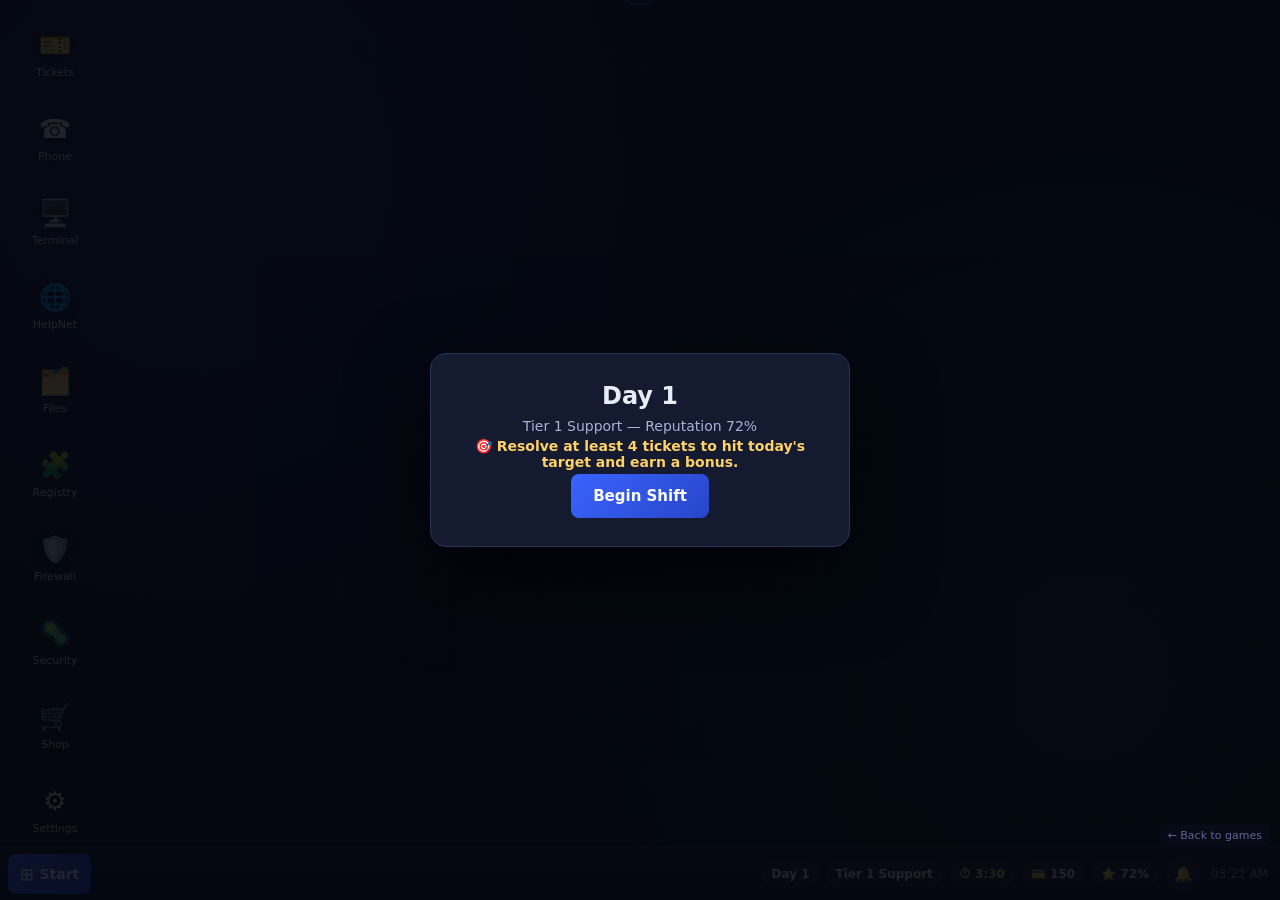
<file: games/helpdesk-hero/index.html>
<!doctype html>
<html lang="en">
  <head>
    <meta charset="utf-8" />
    <meta name="viewport" content="width=device-width, initial-scale=1, maximum-scale=1, user-scalable=no, viewport-fit=cover" />
    <title>Helpdesk Hero — OS Simulator</title>
    <meta name="description" content="Helpdesk Hero: run a simulated desktop OS, answer support calls, triage tickets, and keep customers happy as an IT Helpdesk Specialist." />
    <meta name="theme-color" content="#0a0e1a" />
    <link rel="icon" href="logo.png" />
    <link rel="stylesheet" href="styles.css" />
  </head>
  <body>
    <div id="app-root">
      <!-- Desktop surface -->
      <div id="desktop">
        <div id="desktop-icons" class="desktop-icons"></div>
        <div id="call-banner" class="call-banner" role="status" aria-live="polite"></div>
      </div>

      <!-- Start menu -->
      <div id="start-menu" class="start-menu" role="menu" aria-label="Start menu">
        <div class="start-header">
          <span class="start-logo">🖥️ Helpdesk<strong>Hero</strong></span>
        </div>
        <div class="start-grid"></div>
        <div class="start-footer">
          <button type="button" id="end-shift-btn" class="btn btn-danger btn-block">End Shift Early</button>
          <label class="start-sfx"><input type="checkbox" id="sfx-toggle" checked /> Sound effects</label>
        </div>
      </div>

      <!-- Taskbar -->
      <div id="taskbar" class="taskbar">
        <button type="button" id="start-btn" class="start-btn" aria-haspopup="true" aria-expanded="false">
          <span class="start-btn-icon">⊞</span><span class="start-btn-label">Start</span>
        </button>
        <div id="taskbar-windows" class="taskbar-windows"></div>
        <div class="tray">
          <span id="hud-day" class="tray-chip">Day 1</span>
          <span id="hud-level" class="tray-chip tray-level">Tier 1 Support</span>
          <span id="hud-timer" class="tray-chip tray-timer">⏱ 0:00</span>
          <span id="hud-credits" class="tray-chip">💳 0</span>
          <span id="hud-reputation" class="tray-chip">⭐ 0%</span>
          <button type="button" id="notif-bell" class="tray-bell" aria-label="Notifications">
            🔔<span id="notif-badge" class="notif-badge">0</span>
          </button>
          <span id="hud-clock" class="tray-clock">--:--</span>
        </div>
      </div>

      <!-- Mobile quick launch bar -->
      <div id="mobile-quickbar" class="mobile-quickbar" role="navigation" aria-label="Quick launch"></div>

      <!-- Full-screen overlay for day intro / summary -->
      <div id="overlay" class="overlay" aria-live="polite"></div>
    </div>

    <a class="back-link" href="../">&larr; Back to games</a>

    <script src="js/data.js"></script>
    <script src="js/audio.js"></script>
    <script src="js/windows.js"></script>
    <script src="js/game.js"></script>
    <script src="js/apps.js"></script>
    <script src="js/main.js"></script>
  </body>
</html>
</file>
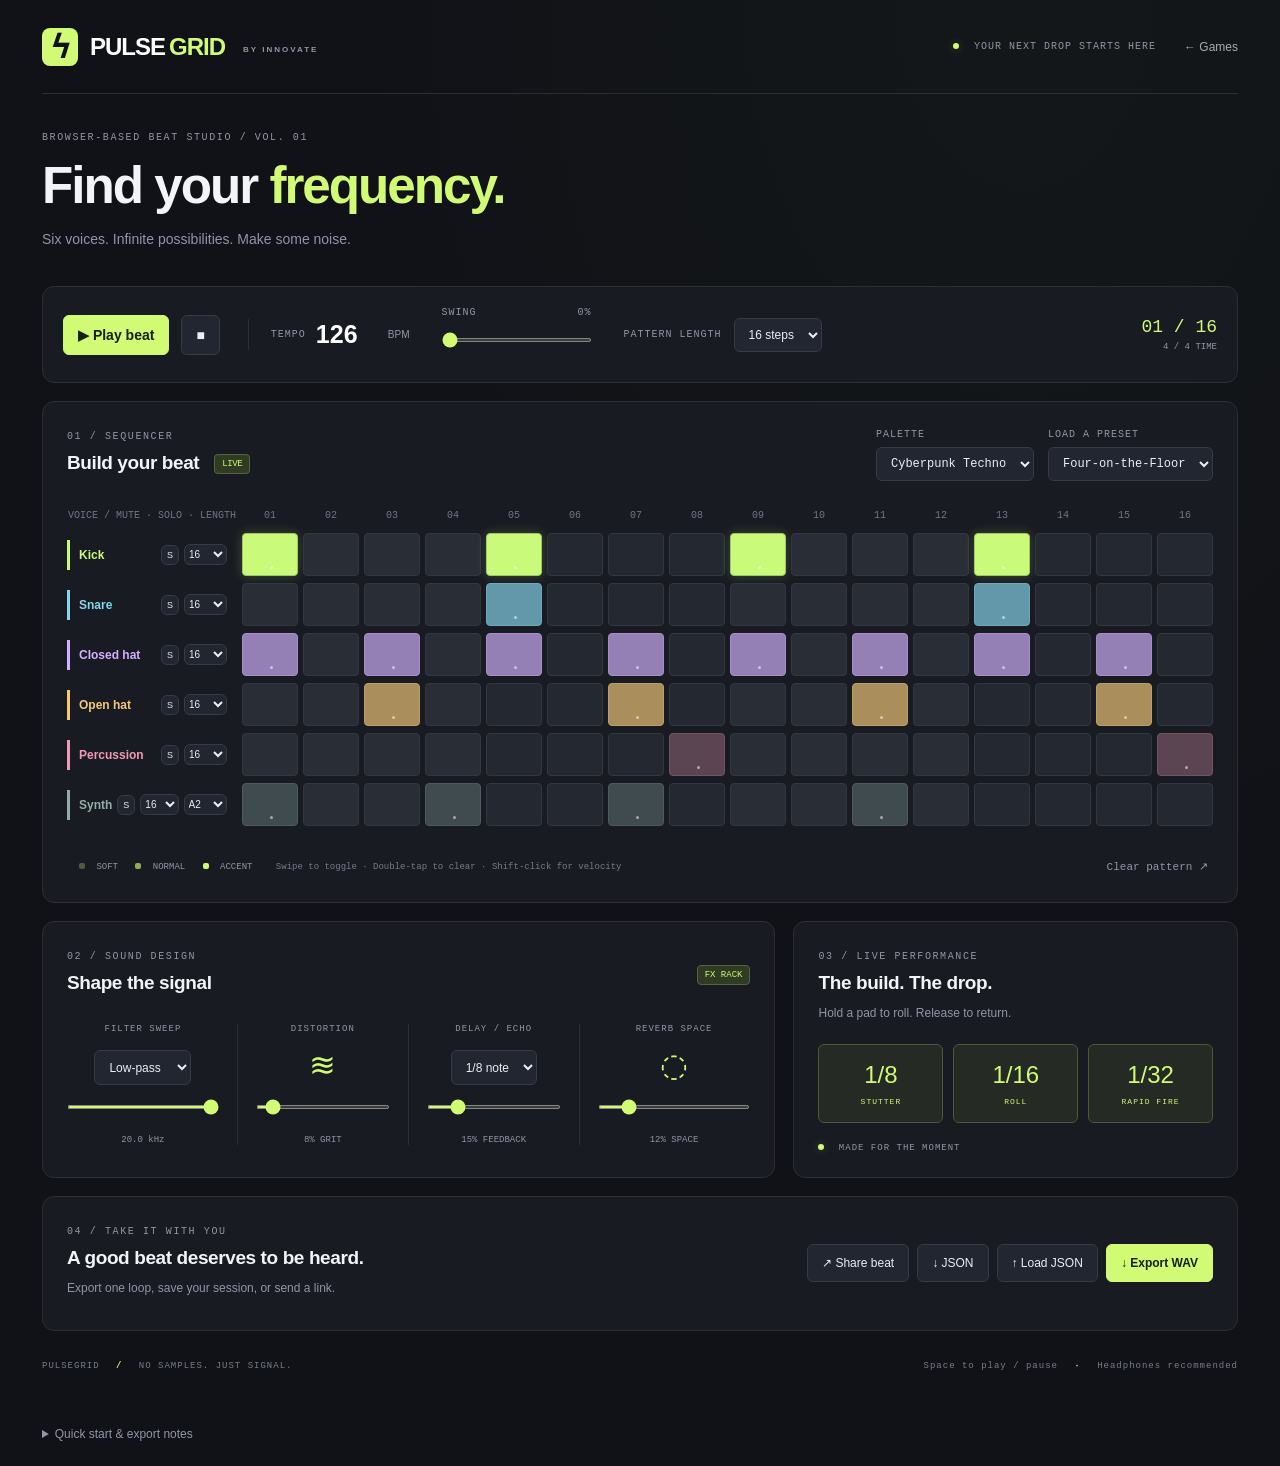
<file: games/pulsegrid/index.html>
<!doctype html>
<html lang="en">
  <head>
    <meta charset="utf-8" />
    <meta name="viewport" content="width=device-width, initial-scale=1" />
    <meta name="theme-color" content="#101217" />
    <meta
      name="description"
      content="Build, perform and share electronic beats with PulseGrid, a free synthesized drum machine."
    />
    <title>PulseGrid — Beat studio</title>
    <link rel="stylesheet" href="style.css" />
  </head>
  <body>
    <main>
      <header>
        <a class="brand" href="../" aria-label="Back to games"
          ><span class="mark">ϟ</span> PULSE<span>GRID</span
          ><small>BY INNOVATE</small></a
        ><span class="session"><i></i> YOUR NEXT DROP STARTS HERE</span
        ><a href="../" class="back">← Games</a>
      </header>
      <section class="intro">
        <div class="eyebrow">BROWSER-BASED BEAT STUDIO / VOL. 01</div>
        <h1>Find your <em>frequency.</em></h1>
        <p>Six voices. Infinite possibilities. Make some noise.</p>
      </section>
      <section class="transport panel" aria-label="Playback controls">
        <button id="play" class="primary">▶ <span>Play beat</span></button
        ><button id="stop" title="Stop and rewind" aria-label="Stop and rewind">
          ■
        </button>
        <div class="tempo">
          <label for="bpm">TEMPO</label
          ><input id="bpm" type="number" min="60" max="200" value="126" /><span
            >BPM</span
          >
        </div>
        <div class="swing">
          <label for="swing">SWING <output id="swingValue">0%</output></label
          ><input id="swing" type="range" min="0" max="60" value="0" />
        </div>
        <div class="length">
          <label for="steps">PATTERN LENGTH</label
          ><select id="steps">
            <option value="16">16 steps</option>
            <option value="32">32 steps</option>
          </select>
        </div>
        <div class="clock">
          <span id="position">01 / 16</span><small>4 / 4 TIME</small>
        </div>
      </section>
      <section class="panel sequencer">
        <div class="section-top">
          <div>
            <span class="eyebrow">01 / SEQUENCER</span>
            <h2>Build your beat <span class="pill">LIVE</span></h2>
          </div>
          <div class="selectors">
            <label
              >PALETTE<select id="palette">
                <option value="cyber">Cyberpunk Techno</option>
                <option value="future">Future Bass</option>
                <option value="minimal">Minimal House</option>
              </select></label
            ><label
              >LOAD A PRESET<select id="preset">
                <option value="house">Four-on-the-Floor</option>
                <option value="dubstep">Dubstep Half-Time</option>
                <option value="trance">Trance Roll</option>
                <option value="dnb">Drum & Bass</option>
              </select></label
            >
          </div>
        </div>
        <div class="grid-scroll"><div id="matrix"></div></div>
        <div class="grid-footer">
          <span
            ><b class="dot soft"></b> SOFT <b class="dot normal"></b> NORMAL
            <b class="dot accent"></b> ACCENT
            <span class="hint"
              >Swipe to toggle · Double-tap to clear · Shift-click for velocity</span
            ></span
          ><button id="clear" class="text-button">Clear pattern ↗</button>
        </div>
      </section>
      <div class="bottom-grid">
        <section class="panel effects">
          <div class="section-top">
            <div>
              <span class="eyebrow">02 / SOUND DESIGN</span>
              <h2>Shape the signal</h2>
            </div>
            <span class="pill">FX RACK</span>
          </div>
          <div class="fx-grid">
            <div class="fx">
              <label for="filter">FILTER SWEEP</label>
              <div class="filter-mode">
                <select id="filterType" aria-label="Filter type">
                  <option value="lowpass">Low-pass</option>
                  <option value="highpass">High-pass</option>
                </select>
              </div>
              <input
                id="filter"
                type="range"
                min="0"
                max="100"
                value="100"
              /><output id="filterValue">20.0 kHz</output>
            </div>
            <div class="fx">
              <label for="drive">DISTORTION</label>
              <div class="fx-icon">≋</div>
              <input
                id="drive"
                type="range"
                min="0"
                max="100"
                value="8"
              /><output id="driveValue">8% GRIT</output>
            </div>
            <div class="fx">
              <label for="delay">DELAY / ECHO</label
              ><select id="division" aria-label="Delay note division">
                <option value="0.5">1/8 note</option>
                <option value="1">1/4 note</option></select
              ><input
                id="delay"
                type="range"
                min="0"
                max="75"
                value="15"
              /><output id="delayValue">15% FEEDBACK</output>
            </div>
            <div class="fx">
              <label for="reverb">REVERB SPACE</label>
              <div class="fx-icon">◌</div>
              <input
                id="reverb"
                type="range"
                min="0"
                max="70"
                value="12"
              /><output id="reverbValue">12% SPACE</output>
            </div>
          </div>
        </section>
        <section class="panel performance">
          <span class="eyebrow">03 / LIVE PERFORMANCE</span>
          <h2>The build. The drop.</h2>
          <p>Hold a pad to roll. Release to return.</p>
          <div class="pads">
            <button data-roll="8">1/8<small>STUTTER</small></button
            ><button data-roll="16">1/16<small>ROLL</small></button
            ><button data-roll="32">1/32<small>RAPID FIRE</small></button>
          </div>
          <div class="performance-note"><i></i> MADE FOR THE MOMENT</div>
        </section>
      </div>
      <section class="panel export">
        <div>
          <span class="eyebrow">04 / TAKE IT WITH YOU</span>
          <h2>A good beat deserves to be heard.</h2>
          <p>Export one loop, save your session, or send a link.</p>
        </div>
        <div class="export-actions">
          <button id="share">↗ Share beat</button
          ><button id="save">↓ JSON</button
          ><button id="load">↑ Load JSON</button
          ><input
            type="file"
            id="file"
            accept="application/json,.json"
            hidden
          /><button id="wav" class="primary">↓ Export WAV</button>
        </div>
      </section>
      <footer>
        <span>PULSEGRID <b> / </b> NO SAMPLES. JUST SIGNAL.</span
        ><span>Space to play / pause <b>·</b> Headphones recommended</span>
      </footer>
      <p id="status" role="status" aria-live="polite"></p>
      <details>
        <summary>Quick start & export notes</summary>
        <p>
          Tap or drag over steps to toggle them. Double-tap a step to clear it. Start on an active note to erase for the whole swipe, or an empty note to add only. Existing note velocities are preserved when adding. Each step changes only once per swipe. Shift-click cycles velocity (Normal → Accent → Soft → Off). Scroll horizontally using the scrollbar below the grid. S solos a track; voice
          names mute. Track length creates independent loops. Synth notes use
          the track's note selector. Your session saves on this device
          automatically. Share links contain the full pattern. WAV exports one
          master loop with an effects tail; independent track cycles may
          continue beyond that loop. MP3 is not exported: WAV is lossless and
          can be converted in your audio editor. Start playback to enable audio.
          Playback pauses when this tab is hidden.
        </p>
      </details>
    </main>
    <script src="app.js"></script>
  </body>
</html>
</file>
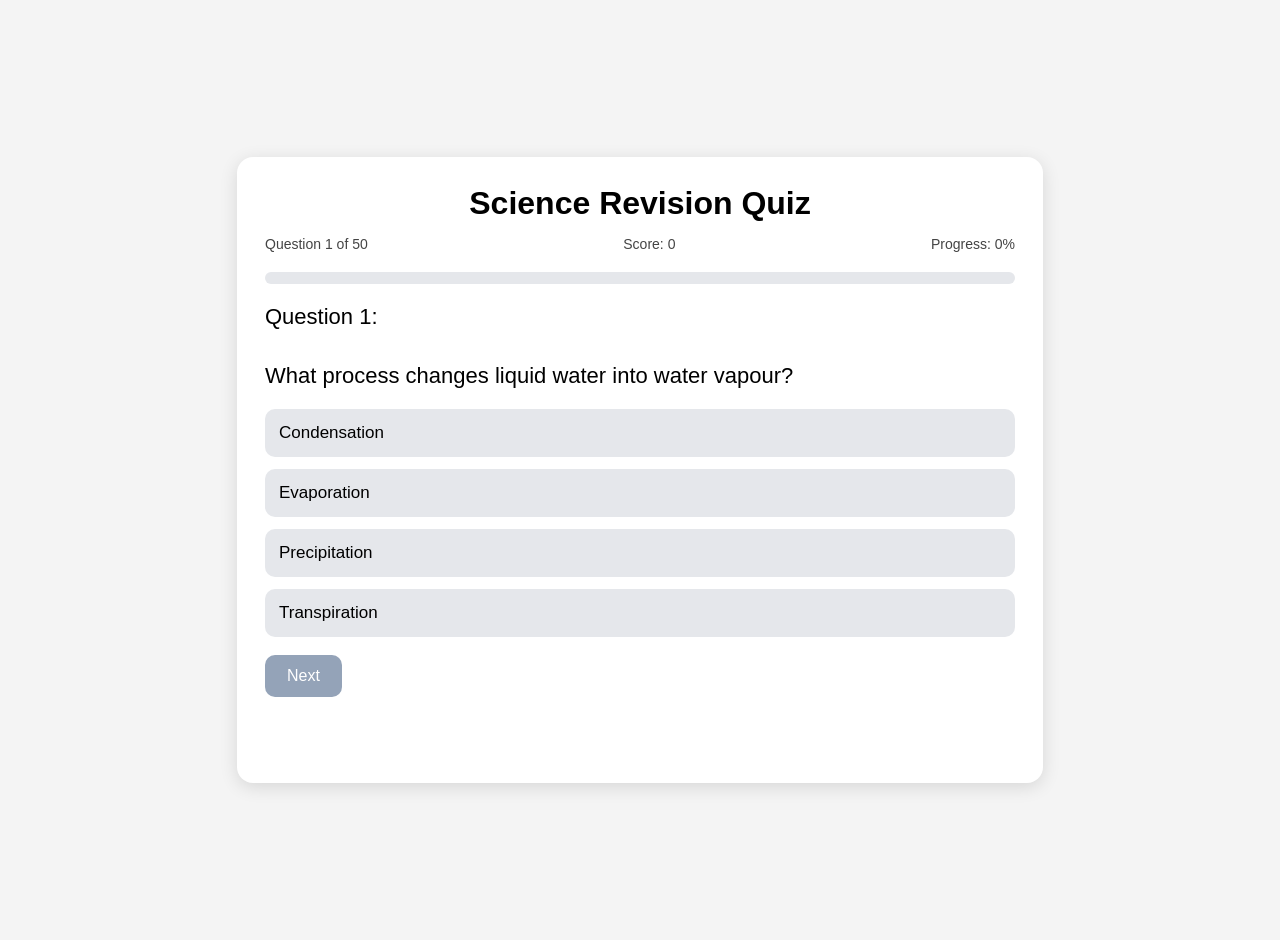
<file: games/quiz/index.html>
<!DOCTYPE html>
<html lang="en">
<head>
<meta charset="UTF-8" />
<meta name="viewport" content="width=device-width, initial-scale=1.0" />
<title>Science Multiple Choice Quiz</title>
<style>
  body{
    font-family: Arial, sans-serif;
    background:#f4f4f4;
    display:flex;
    justify-content:center;
    align-items:center;
    min-height:100vh;
    margin:0;
    padding:20px;
  }
  .quiz-box{
    background:white;
    width:750px;
    max-width:100%;
    padding:28px;
    border-radius:16px;
    box-shadow:0 4px 18px rgba(0,0,0,0.12);
  }
  h1{
    text-align:center;
    margin:0 0 14px;
  }
  #meta{
    display:flex;
    justify-content:space-between;
    gap:12px;
    flex-wrap:wrap;
    margin-bottom:18px;
    font-size:14px;
    color:#444;
  }
  #progressWrap{
    width:100%;
    height:12px;
    background:#e5e7eb;
    border-radius:999px;
    overflow:hidden;
    margin-top:8px;
  }
  #progressBar{
    height:100%;
    width:0%;
    background:#2563eb;
  }
  #question{
    font-size:22px;
    margin:18px 0 18px;
    line-height:1.35;
  }
  .option{
    display:block;
    width:100%;
    padding:14px;
    margin-bottom:12px;
    border:none;
    border-radius:10px;
    background:#e5e7eb;
    font-size:17px;
    cursor:pointer;
    text-align:left;
  }
  .option:hover{ background:#d1d5db; }
  .option:disabled{ cursor:not-allowed; opacity:1; }
  .correct{ background:#86efac !important; }
  .wrong{ background:#fca5a5 !important; }
  #controls{
    display:flex;
    gap:12px;
    margin-top:18px;
    flex-wrap:wrap;
  }
  button.action{
    padding:12px 22px;
    font-size:16px;
    border:none;
    border-radius:10px;
    background:#2563eb;
    color:white;
    cursor:pointer;
  }
  button.action:hover{ background:#1d4ed8; }
  button.action:disabled{
    background:#94a3b8;
    cursor:not-allowed;
  }
  #feedback{
    margin-top:16px;
    font-size:18px;
    font-weight:600;
    min-height:28px;
  }
  #score{
    margin-top:14px;
    font-size:20px;
    font-weight:bold;
  }
  #checkpoint{
    margin-top:14px;
    padding:14px;
    border-radius:12px;
    background:#eef2ff;
    display:none;
    line-height:1.45;
  }
  .small{
    font-size:13px;
    color:#555;
  }
</style>
</head>
<body>
  <div class="quiz-box">
    <h1>Science Revision Quiz</h1>

    <div id="meta">
      <div id="qCount">Question 1 of 50</div>
      <div id="scoreCount">Score: 0</div>
      <div id="pctCount">Progress: 0%</div>
      <div id="progressWrap"><div id="progressBar"></div></div>
    </div>

    <div id="question"></div>
    <div id="options"></div>

    <div id="controls">
      <button class="action" id="nextBtn" onclick="nextQuestion()" disabled>Next</button>
      <button class="action" id="continueBtn" onclick="continueAfterCheckpoint()" style="display:none;">Continue</button>
      <button class="action" id="restartBtn" onclick="restartQuiz()" style="display:none;">Restart</button>
    </div>

    <div id="feedback"></div>
    <div id="checkpoint"></div>
    <div id="score"></div>
    <div class="small" id="tip"></div>
  </div>

<script>
const questions = [
  {q:"What process changes liquid water into water vapour?", o:["Condensation","Evaporation","Precipitation","Transpiration"], a:["Evaporation"]},
  {q:"What process turns water vapour into liquid water?", o:["Condensation","Evaporation","Melting","Sublimation"], a:["Condensation"]},
  {q:"What is water falling from clouds called?", o:["Runoff","Precipitation","Evaporation","Collection"], a:["Precipitation"]},
  {q:"Which is one of the four global Earth systems?", o:["Atmosphere","Magnetosphere","Biosphere","Asteroid belt"], a:["Atmosphere"]},
  {q:"Which Earth system includes living things?", o:["Geosphere","Hydrosphere","Biosphere","Cryosphere"], a:["Biosphere"]},
  {q:"Which Earth system is made up of water?", o:["Hydrosphere","Atmosphere","Lithosphere","Biosphere"], a:["Hydrosphere"]},
  {q:"What gas do plants take in during photosynthesis?", o:["Oxygen","Nitrogen","Carbon dioxide","Hydrogen"], a:["Carbon dioxide","CO2"]},
  {q:"What gas do plants release during photosynthesis?", o:["Carbon dioxide","Oxygen","Methane","Nitrogen"], a:["Oxygen"]},
  {q:"What is the main purpose of respiration?", o:["Make water","Release energy","Create sunlight","Store oxygen"], a:["Release energy","Make energy available"]},
  {q:"What is an ecosystem?", o:["A single animal","Living things and their environment","Only plants in one area","A type of rock"], a:["Living things and their environment","Organisms and their environment"]},

  {q:"Which subatomic particle has a positive charge?", o:["Electron","Neutron","Proton","Ion"], a:["Proton"]},
  {q:"Which subatomic particle has a negative charge?", o:["Proton","Electron","Neutron","Isotope"], a:["Electron"]},
  {q:"Which subatomic particle has no charge?", o:["Electron","Proton","Neutron","Ion"], a:["Neutron"]},
  {q:"Where are protons and neutrons found?", o:["In the nucleus","In energy levels","Outside the atom","In waves"], a:["In the nucleus","In the nucleus of the atom"]},
  {q:"What is the atomic number?", o:["Number of neutrons","Number of protons","Number of electrons + neutrons","Mass number"], a:["Number of protons"]},
  {q:"What is the mass number?", o:["Protons + neutrons","Protons + electrons","Electrons + neutrons","Only protons"], a:["Protons + neutrons"]},
  {q:"What is an ion?", o:["A neutral atom","A charged atom","A type of wave","A proton"], a:["A charged atom","An atom with a charge"]},
  {q:"How does an atom become a positive ion?", o:["Gains electrons","Loses electrons","Gains neutrons","Loses protons"], a:["Loses electrons"]},
  {q:"How does an atom become a negative ion?", o:["Loses electrons","Gains electrons","Loses neutrons","Gains protons"], a:["Gains electrons"]},
  {q:"What are isotopes?", o:["Atoms with different numbers of protons","Atoms with the same protons but different neutrons","Atoms with no neutrons","Charged atoms"], a:["Atoms with the same protons but different neutrons"]},
  {q:"Which statement is true about isotopes of the same element?", o:["They have different atomic numbers","They have the same atomic number","They have no protons","They are always ions"], a:["They have the same atomic number"]},
  {q:"What is radiation?", o:["Energy or particles given off by unstable nuclei","A type of bond","A neutral atom","A wave reflection"], a:["Energy or particles given off by unstable nuclei"]},
  {q:"Which type of radiation is often blocked by paper?", o:["Alpha","Beta","Gamma","Radio"], a:["Alpha"]},
  {q:"Which type of radiation is the most penetrating?", o:["Alpha","Beta","Gamma","Neutron"], a:["Gamma"]},
  {q:"What happens in radioactive decay?", o:["An unstable nucleus becomes more stable","The atom becomes a molecule","The electron disappears","The atom turns into light"], a:["An unstable nucleus becomes more stable"]},

  {q:"What is the distance between two wave crests called?", o:["Amplitude","Frequency","Wavelength","Reflection"], a:["Wavelength"]},
  {q:"What is the height of a wave from rest position called?", o:["Amplitude","Wavelength","Refraction","Pitch"], a:["Amplitude"]},
  {q:"What does frequency measure?", o:["Wave height","Number of waves per second","Colour of light","Distance between troughs"], a:["Number of waves per second"]},
  {q:"What happens when a wave reflects?", o:["It bounces back","It stops","It changes into heat","It disappears"], a:["It bounces back"]},
  {q:"What is the law of reflection about angles?", o:["Angle of incidence equals angle of reflection","Angle of incidence is double the angle of reflection","All angles are equal","Light does not reflect"], a:["Angle of incidence equals angle of reflection"]},
  {q:"What is brightness linked to?", o:["Light intensity","Wavelength only","Temperature only","Mass"], a:["Light intensity"]},
  {q:"What colour has the longest wavelength?", o:["Blue","Green","Red","Violet"], a:["Red"]},
  {q:"What colour has the shortest wavelength?", o:["Red","Yellow","Blue","Violet"], a:["Violet"]},
  {q:"What colour does an object appear if it reflects red light?", o:["Red","Blue","Black","White"], a:["Red"]},
  {q:"What happens to most other colours when an object looks green?", o:["They are reflected","They are absorbed","They become brighter","They disappear"], a:["They are absorbed"]},
  {q:"Why does a white object look white?", o:["It absorbs all light","It reflects most colours of light","It only reflects red light","It makes light"], a:["It reflects most colours of light"]},
  {q:"Why does a black object look black?", o:["It reflects all light","It absorbs most light","It has no atoms","It gives off light"], a:["It absorbs most light"]},
  {q:"What happens when light is absorbed by a surface?", o:["It bounces away","It changes into another form of energy","It turns into sound","It becomes a proton"], a:["It changes into another form of energy"]},
  {q:"Which wave property is measured in hertz (Hz)?", o:["Wavelength","Amplitude","Frequency","Brightness"], a:["Frequency"]},
  {q:"Which part of a wave is the lowest point?", o:["Crest","Trough","Peak","Node"], a:["Trough"]},

  {q:"What is the main input needed for photosynthesis?", o:["Sunlight","Salt","Sound","Magnetism"], a:["Sunlight","Light energy"]},
  {q:"What is the main product stored by plants from photosynthesis?", o:["Glucose","Protein","Water","Carbon dioxide"], a:["Glucose","Sugar"]},
  {q:"What part of the atom mostly determines the element?", o:["Number of protons","Number of neutrons","Number of electrons only","Mass number only"], a:["Number of protons"]},
  {q:"Which charge does a proton have?", o:["Negative","Neutral","Positive","No charge"], a:["Positive"]},
  {q:"Which charge does an electron have?", o:["Negative","Positive","Neutral","No charge"], a:["Negative"]},
  {q:"What does the geosphere include?", o:["Rocks and land","Clouds","Animals","Ocean water only"], a:["Rocks and land","The solid Earth"]},
  {q:"Which process moves water from plants into the air?", o:["Transpiration","Condensation","Sublimation","Freezing"], a:["Transpiration"]},
  {q:"Which cycle moves carbon through living things and the atmosphere?", o:["Water cycle","Rock cycle","Carbon cycle","Nitrogen cycle"], a:["Carbon cycle"]},
  {q:"What happens in respiration in cells?", o:["Glucose is broken down to release energy","Oxygen is made from water","Light is stored in leaves","Rocks are dissolved"], a:["Glucose is broken down to release energy"]},
  {q:"What is an ecosystem made of?", o:["Only animals","Only plants","Living and non-living things interacting","Only soil and water"], a:["Living and non-living things interacting"]}
];

let current = 0;
let score = 0;
let chosen = false;
let checkpointScore = 0;

const questionEl = document.getElementById("question");
const optionsEl = document.getElementById("options");
const nextBtn = document.getElementById("nextBtn");
const continueBtn = document.getElementById("continueBtn");
const restartBtn = document.getElementById("restartBtn");
const feedbackEl = document.getElementById("feedback");
const checkpointEl = document.getElementById("checkpoint");
const scoreEl = document.getElementById("score");
const qCountEl = document.getElementById("qCount");
const scoreCountEl = document.getElementById("scoreCount");
const pctCountEl = document.getElementById("pctCount");
const progressBar = document.getElementById("progressBar");
const tipEl = document.getElementById("tip");

function normalize(text) {
  return String(text).toLowerCase().trim().replace(/\s+/g, " ");
}

function answerMatches(selected, acceptedList) {
  const s = normalize(selected);
  return acceptedList.some(a => {
    const n = normalize(a);
    return s === n || s.includes(n) || n.includes(s);
  });
}

function updateTop() {
  qCountEl.textContent = `Question ${Math.min(current + 1, questions.length)} of ${questions.length}`;
  scoreCountEl.textContent = `Score: ${score}`;
  const pct = Math.round((current / questions.length) * 100);
  pctCountEl.textContent = `Progress: ${pct}%`;
  progressBar.style.width = `${pct}%`;
}

function showQuestion() {
  chosen = false;
  nextBtn.disabled = true;
  nextBtn.style.display = "inline-block";
  continueBtn.style.display = "none";
  checkpointEl.style.display = "none";
  feedbackEl.textContent = "";
  tipEl.textContent = "";

  if (current >= questions.length) {
    finishQuiz();
    return;
  }

  const q = questions[current];
  questionEl.innerHTML = `Question ${current + 1}:<br><br>${q.q}`;
  optionsEl.innerHTML = "";

  q.o.forEach(opt => {
    const btn = document.createElement("button");
    btn.className = "option";
    btn.textContent = opt;
    btn.onclick = () => selectAnswer(btn, opt);
    optionsEl.appendChild(btn);
  });

  updateTop();
}

function selectAnswer(button, selected) {
  if (chosen) return;
  chosen = true;

  const q = questions[current];
  const buttons = document.querySelectorAll(".option");

  buttons.forEach(btn => {
    btn.disabled = true;
    if (answerMatches(btn.textContent, q.a)) btn.classList.add("correct");
  });

  if (answerMatches(selected, q.a)) {
    score++;
    feedbackEl.textContent = "Correct.";
    button.classList.add("correct");
  } else {
    feedbackEl.textContent = `Incorrect. Correct answer: ${q.a[0]}`;
    button.classList.add("wrong");
  }

  nextBtn.disabled = false;
  updateTop();
}

function nextQuestion() {
  if (!chosen) return;

  current++;

  if (current % 10 === 0 && current < questions.length) {
    const questionsDone = current;
    const progressPct = Math.round((questionsDone / questions.length) * 100);
    const scoredThisBlock = score - checkpointScore;
    checkpointScore = score;

    questionEl.innerHTML = "Progress Check";
    optionsEl.innerHTML = "";
    feedbackEl.textContent = "";
    nextBtn.style.display = "none";
    continueBtn.style.display = "inline-block";

    checkpointEl.style.display = "block";
    checkpointEl.innerHTML = `
      You have completed ${questionsDone} out of ${questions.length} questions.<br>
      Progress so far: ${progressPct}%<br>
      Score so far: ${score}/${questionsDone}<br>
      Score in the last 10 questions: ${scoredThisBlock}/10
    `;

    updateTop();
    return;
  }

  showQuestion();
}

function continueAfterCheckpoint() {
  showQuestion();
}

function finishQuiz() {
  questionEl.innerHTML = "Quiz Complete";
  optionsEl.innerHTML = "";
  feedbackEl.textContent = "";
  checkpointEl.style.display = "none";
  nextBtn.style.display = "none";
  continueBtn.style.display = "none";
  restartBtn.style.display = "inline-block";

  const percent = Math.round((score / questions.length) * 100);
  progressBar.style.width = "100%";
  pctCountEl.textContent = "Progress: 100%";

  scoreEl.innerHTML = `Final Score: ${score}/${questions.length} (${percent}%)<br>${percent >= 50 ? "PASS" : "FAIL - Try Again"}`;
}

function restartQuiz() {
  current = 0;
  score = 0;
  chosen = false;
  checkpointScore = 0;
  restartBtn.style.display = "none";
  showQuestion();
}

showQuestion();
</script>
</body>
</html>
</file>
<file: games/color-flood/styles.css>
:root {
  --bg-deep: #09090d;
  --bg-card: #111116;
  --bg-card-elevated: #171720;
  --border-subtle: rgba(255, 255, 255, 0.08);
  --border-bright: rgba(255, 255, 255, 0.2);
  --text-main: #f5f7ff;
  --text-muted: #8d93a8;
  --text-dim: #5a6075;

  --neon-cyan: #00f0ff;
  --neon-magenta: #ff1e8a;
  --neon-lime: #39ff14;
  --neon-yellow: #ffe600;
  --neon-purple: #b026ff;
  --neon-solar: #ff5e1a;

  --active-color: #00f0ff;
  --active-glow: rgba(0, 240, 255, 0.35);
}

*,
*::before,
*::after {
  box-sizing: border-box;
}

html,
body {
  margin: 0;
  padding: 0;
  min-height: 100%;
  background: var(--bg-deep);
  color: var(--text-main);
  font-family: system-ui, -apple-system, "Segoe UI", Roboto, Inter, sans-serif;
  -webkit-font-smoothing: antialiased;
  overflow-x: hidden;
  user-select: none;
}

/* Subtle synthwave ambient backdrop */
.bg-backdrop {
  position: fixed;
  inset: 0;
  z-index: 0;
  pointer-events: none;
  background:
    radial-gradient(circle at 28% 35%, var(--active-glow), transparent 52%),
    radial-gradient(circle at 82% 78%, rgba(176, 38, 255, 0.12), transparent 48%),
    linear-gradient(180deg, #09090d 0%, #111116 100%);
  transition: background 0.35s ease;
}

.bg-backdrop::after {
  content: "";
  position: absolute;
  inset: 0;
  background-image:
    linear-gradient(rgba(255, 255, 255, 0.024) 1px, transparent 1px),
    linear-gradient(90deg, rgba(255, 255, 255, 0.024) 1px, transparent 1px);
  background-size: 36px 36px;
  mask-image: radial-gradient(ellipse at center, rgba(0, 0, 0, 0.85) 20%, transparent 80%);
}

.app-shell {
  position: relative;
  z-index: 1;
  max-width: 1080px;
  min-height: 100dvh;
  margin: 0 auto;
  padding: 14px 20px 22px;
  display: flex;
  flex-direction: column;
  justify-content: center;
  gap: 14px;
}

/* Header Bar */
.top-header {
  display: flex;
  align-items: center;
  justify-content: space-between;
  gap: 12px;
  flex-wrap: wrap;
}

.brand-group {
  display: flex;
  align-items: center;
  gap: 14px;
  flex-wrap: wrap;
}

.back-link {
  display: inline-flex;
  align-items: center;
  gap: 5px;
  padding: 6px 11px;
  border-radius: 8px;
  background: rgba(255, 255, 255, 0.04);
  border: 1px solid var(--border-subtle);
  color: var(--text-muted);
  font-size: 12.5px;
  font-weight: 600;
  text-decoration: none;
  transition: color 0.16s ease, border-color 0.16s ease, background 0.16s ease;
}

.back-link:hover,
.back-link:focus-visible {
  color: #fff;
  border-color: var(--border-bright);
  background: rgba(255, 255, 255, 0.08);
  outline: none;
}

.title-wrap {
  display: flex;
  align-items: baseline;
  gap: 9px;
  flex-wrap: wrap;
}

.title-wrap h1 {
  margin: 0;
  font-size: 20px;
  font-weight: 800;
  letter-spacing: 0.06em;
  text-transform: uppercase;
  background: linear-gradient(90deg, #ffffff 0%, #c8f9ff 55%, #f7b8ff 100%);
  -webkit-background-clip: text;
  background-clip: text;
  color: transparent;
}

.subtitle-pill {
  font-size: 10.5px;
  font-weight: 800;
  letter-spacing: 0.14em;
  text-transform: uppercase;
  padding: 3px 8px;
  border-radius: 999px;
  color: var(--neon-cyan);
  background: rgba(0, 240, 255, 0.1);
  border: 1px solid rgba(0, 240, 255, 0.35);
  box-shadow: 0 0 12px rgba(0, 240, 255, 0.2);
}

.header-controls {
  display: flex;
  align-items: center;
  gap: 7px;
  flex-wrap: wrap;
}

.tool-btn {
  appearance: none;
  cursor: pointer;
  background: var(--bg-card);
  border: 1px solid var(--border-subtle);
  color: var(--text-muted);
  border-radius: 8px;
  padding: 6px 11px;
  font-size: 12px;
  font-weight: 600;
  letter-spacing: 0.03em;
  display: inline-flex;
  align-items: center;
  gap: 6px;
  transition: all 0.15s ease;
}

.tool-btn:hover,
.tool-btn:focus-visible {
  color: #fff;
  border-color: var(--border-bright);
  background: var(--bg-card-elevated);
  outline: none;
}

.tool-btn.is-active {
  color: #fff;
  border-color: rgba(0, 240, 255, 0.5);
  background: rgba(0, 240, 255, 0.11);
  box-shadow: 0 0 12px rgba(0, 240, 255, 0.16);
}

.tool-btn.beat-active {
  color: #fff;
  border-color: rgba(255, 30, 138, 0.6);
  background: rgba(255, 30, 138, 0.14);
  box-shadow: 0 0 14px rgba(255, 30, 138, 0.24);
}

/* Main Responsive Grid Layout */
.game-layout {
  display: grid;
  grid-template-columns: minmax(0, 1fr) 340px;
  grid-template-rows: auto auto auto 1fr;
  grid-template-areas:
    "stage modes"
    "stage stats"
    "stage overload"
    "stage tips";
  gap: 14px 22px;
  align-items: start;
}

.panel-card {
  background: var(--bg-card);
  border: 1px solid var(--border-subtle);
  border-radius: 14px;
  padding: 13px 14px;
  box-shadow: 0 10px 30px rgba(0, 0, 0, 0.45);
}

/* Stage Area */
.board-stage {
  grid-area: stage;
  display: flex;
  flex-direction: column;
  align-items: center;
  gap: 11px;
  background: #111111;
  border: 1px solid var(--border-subtle);
  border-radius: 18px;
  padding: 14px 16px 16px;
  box-shadow:
    0 18px 45px rgba(0, 0, 0, 0.6),
    inset 0 1px 0 rgba(255, 255, 255, 0.05);
}

.stage-topbar {
  width: 100%;
  max-width: 520px;
  display: flex;
  align-items: center;
  justify-content: space-between;
  gap: 8px;
  flex-wrap: wrap;
}

.stage-status {
  display: flex;
  align-items: center;
  gap: 9px;
}

.mode-badge {
  font-size: 11px;
  font-weight: 800;
  letter-spacing: 0.09em;
  text-transform: uppercase;
  padding: 3px 8px;
  border-radius: 6px;
  background: rgba(255, 255, 255, 0.07);
  color: #e4e8f7;
}

.coverage-text {
  font-size: 12.5px;
  font-weight: 600;
  color: var(--text-muted);
  font-variant-numeric: tabular-nums;
}

.stage-actions {
  display: flex;
  align-items: center;
  gap: 6px;
}

.mini-btn {
  appearance: none;
  cursor: pointer;
  background: rgba(255, 255, 255, 0.05);
  border: 1px solid var(--border-subtle);
  color: #cfd5e8;
  border-radius: 7px;
  padding: 5px 9px;
  font-size: 11.5px;
  font-weight: 700;
  letter-spacing: 0.03em;
  font-variant-numeric: tabular-nums;
  transition: all 0.14s ease;
}

.mini-btn:hover:not(:disabled),
.mini-btn:focus-visible:not(:disabled) {
  background: rgba(255, 255, 255, 0.12);
  border-color: var(--border-bright);
  color: #fff;
  outline: none;
}

.mini-btn:disabled {
  opacity: 0.35;
  cursor: not-allowed;
}

/* Board Coverage Progress Bar */
.progress-rail {
  width: 100%;
  max-width: 520px;
  height: 6px;
  background: #1a1b24;
  border-radius: 999px;
  overflow: hidden;
  position: relative;
}

.progress-fill {
  height: 100%;
  width: 0%;
  background: linear-gradient(90deg, var(--neon-cyan), var(--neon-purple), var(--neon-magenta));
  box-shadow: 0 0 12px var(--neon-cyan);
  border-radius: 999px;
  transition: width 0.24s cubic-bezier(0.22, 1, 0.36, 1);
}

/* Square Canvas Container */
.canvas-frame {
  position: relative;
  width: min(100%, 510px, calc(100dvh - 245px));
  min-width: min(100%, 300px);
  aspect-ratio: 1 / 1;
  border-radius: 13px;
  background: #0b0b0f;
  border: 1px solid rgba(255, 255, 255, 0.1);
  box-shadow:
    0 0 32px rgba(0, 0, 0, 0.8),
    0 0 22px var(--active-glow);
  overflow: hidden;
  touch-action: manipulation;
  transition: box-shadow 0.3s ease;
}

#boardCanvas {
  display: block;
  width: 100%;
  height: 100%;
  cursor: pointer;
}

/* Floating Combo Callout Toast */
.combo-toast {
  position: absolute;
  left: 50%;
  top: 14%;
  transform: translate(-50%, -10px) scale(0.9);
  pointer-events: none;
  padding: 6px 14px;
  border-radius: 999px;
  font-size: 13px;
  font-weight: 900;
  letter-spacing: 0.08em;
  text-transform: uppercase;
  color: #fff;
  background: rgba(12, 12, 18, 0.88);
  border: 1px solid rgba(255, 255, 255, 0.35);
  box-shadow: 0 8px 26px rgba(0, 0, 0, 0.65), 0 0 20px var(--active-glow);
  opacity: 0;
  white-space: nowrap;
  z-index: 4;
}

.combo-toast.show {
  animation: toastPop 0.95s cubic-bezier(0.18, 0.9, 0.32, 1) forwards;
}

@keyframes toastPop {
  0% {
    opacity: 0;
    transform: translate(-50%, 6px) scale(0.82);
  }
  18% {
    opacity: 1;
    transform: translate(-50%, -4px) scale(1.05);
  }
  75% {
    opacity: 1;
    transform: translate(-50%, -12px) scale(1);
  }
  100% {
    opacity: 0;
    transform: translate(-50%, -22px) scale(0.96);
  }
}

/* Win / Lose Glassmorphic Modal Inside Stage */
.result-overlay {
  position: absolute;
  inset: 0;
  z-index: 6;
  background: rgba(9, 9, 14, 0.82);
  backdrop-filter: blur(8px);
  -webkit-backdrop-filter: blur(8px);
  display: flex;
  align-items: center;
  justify-content: center;
  padding: 18px;
  opacity: 0;
  pointer-events: none;
  transition: opacity 0.24s ease;
}

.result-overlay.visible {
  opacity: 1;
  pointer-events: auto;
}

.result-card {
  width: 100%;
  max-width: 360px;
  background: rgba(18, 18, 26, 0.96);
  border: 1px solid rgba(255, 255, 255, 0.16);
  border-radius: 16px;
  padding: 20px;
  text-align: center;
  box-shadow: 0 20px 50px rgba(0, 0, 0, 0.75);
}

.result-kicker {
  font-size: 11px;
  font-weight: 800;
  letter-spacing: 0.16em;
  text-transform: uppercase;
  color: var(--neon-cyan);
  margin-bottom: 4px;
}

.result-card.is-loss .result-kicker {
  color: var(--neon-magenta);
}

.result-title {
  margin: 0 0 6px;
  font-size: 24px;
  font-weight: 800;
  letter-spacing: 0.03em;
}

.result-sub {
  margin: 0 0 14px;
  font-size: 13px;
  color: var(--text-muted);
  line-height: 1.45;
}

.result-metrics {
  display: grid;
  grid-template-columns: repeat(3, 1fr);
  gap: 8px;
  margin-bottom: 14px;
}

.metric-box {
  background: rgba(255, 255, 255, 0.04);
  border: 1px solid var(--border-subtle);
  border-radius: 10px;
  padding: 8px 6px;
}

.metric-box .m-label {
  display: block;
  font-size: 10px;
  font-weight: 700;
  letter-spacing: 0.08em;
  text-transform: uppercase;
  color: var(--text-muted);
  margin-bottom: 3px;
}

.metric-box .m-val {
  font-size: 15px;
  font-weight: 800;
  font-variant-numeric: tabular-nums;
}

.new-best-pill {
  display: inline-block;
  margin-bottom: 12px;
  padding: 3px 10px;
  border-radius: 999px;
  font-size: 11px;
  font-weight: 800;
  letter-spacing: 0.1em;
  text-transform: uppercase;
  background: rgba(255, 230, 0, 0.16);
  border: 1px solid rgba(255, 230, 0, 0.55);
  color: var(--neon-yellow);
}

.new-best-pill[hidden] {
  display: none;
}

.result-actions {
  display: flex;
  flex-direction: column;
  gap: 8px;
}

.result-row {
  display: flex;
  gap: 8px;
}

.primary-cta {
  flex: 1;
  appearance: none;
  cursor: pointer;
  border: none;
  border-radius: 10px;
  padding: 11px 16px;
  font-size: 13.5px;
  font-weight: 800;
  letter-spacing: 0.05em;
  text-transform: uppercase;
  color: #06080c;
  background: linear-gradient(90deg, var(--neon-cyan), #6effc8);
  box-shadow: 0 0 20px rgba(0, 240, 255, 0.35);
  transition: transform 0.14s ease, filter 0.14s ease;
}

.primary-cta:hover,
.primary-cta:focus-visible {
  transform: translateY(-1px);
  filter: brightness(1.08);
  outline: none;
}

.secondary-cta {
  flex: 1;
  appearance: none;
  cursor: pointer;
  border-radius: 10px;
  padding: 9px 12px;
  font-size: 12.5px;
  font-weight: 700;
  color: var(--text-main);
  background: rgba(255, 255, 255, 0.07);
  border: 1px solid var(--border-bright);
  transition: background 0.14s ease;
}

.secondary-cta:hover,
.secondary-cta:focus-visible {
  background: rgba(255, 255, 255, 0.14);
  outline: none;
}

/* Bottom Color Palette Bar */
.palette-dock {
  width: 100%;
  max-width: 520px;
}

.palette-grid {
  display: grid;
  grid-template-columns: repeat(var(--palette-count, 5), minmax(0, 1fr));
  gap: 9px;
}

.swatch-btn {
  position: relative;
  height: 58px;
  border-radius: 12px;
  border: 2px solid rgba(255, 255, 255, 0.22);
  background: var(--swatch-hex);
  cursor: pointer;
  padding: 6px 8px;
  display: flex;
  flex-direction: column;
  justify-content: space-between;
  align-items: flex-start;
  box-shadow:
    0 5px 16px rgba(0, 0, 0, 0.5),
    0 0 14px var(--swatch-glow),
    inset 0 2px 3px rgba(255, 255, 255, 0.42);
  transition: transform 0.13s cubic-bezier(0.22, 1, 0.36, 1), box-shadow 0.15s ease, opacity 0.15s ease;
}

.swatch-btn:hover:not(.is-current):not(.is-zero),
.swatch-btn:focus-visible:not(.is-current) {
  transform: translateY(-3px) scale(1.025);
  border-color: #ffffff;
  box-shadow:
    0 8px 22px rgba(0, 0, 0, 0.6),
    0 0 24px var(--swatch-hex),
    inset 0 2px 4px rgba(255, 255, 255, 0.65);
  outline: none;
}

.swatch-btn:active:not(.is-current) {
  transform: translateY(0px) scale(0.98);
}

.swatch-btn.is-current {
  opacity: 0.42;
  cursor: default;
  transform: scale(0.96);
  border-style: dashed;
  box-shadow: none;
}

.swatch-btn.is-zero:not(.is-current) {
  opacity: 0.56;
}

.swatch-top {
  width: 100%;
  display: flex;
  justify-content: space-between;
  align-items: center;
}

.swatch-key {
  font-size: 10px;
  font-weight: 900;
  padding: 1px 5px;
  border-radius: 5px;
  background: rgba(0, 0, 0, 0.58);
  color: #fff;
  line-height: 1.3;
}

.swatch-gain {
  font-size: 11px;
  font-weight: 900;
  padding: 1px 6px;
  border-radius: 999px;
  background: rgba(0, 0, 0, 0.68);
  color: #fff;
  font-variant-numeric: tabular-nums;
}

.swatch-bottom {
  width: 100%;
  display: flex;
  align-items: center;
  justify-content: space-between;
  gap: 4px;
}

.swatch-name {
  font-size: 10.5px;
  font-weight: 800;
  letter-spacing: 0.04em;
  text-transform: uppercase;
  color: rgba(0, 0, 0, 0.84);
  text-shadow: 0 1px 0 rgba(255, 255, 255, 0.35);
}

.swatch-symbol {
  font-size: 13px;
  font-weight: 900;
  color: rgba(0, 0, 0, 0.82);
  opacity: 0;
  transition: opacity 0.15s ease;
}

body.show-symbols .swatch-symbol {
  opacity: 1;
}

/* Right Side Panels */
.modes-card {
  grid-area: modes;
}

.section-label {
  display: flex;
  align-items: center;
  justify-content: space-between;
  font-size: 10.5px;
  font-weight: 800;
  letter-spacing: 0.12em;
  text-transform: uppercase;
  color: var(--text-muted);
  margin-bottom: 9px;
}

.mode-pills {
  display: grid;
  grid-template-columns: repeat(4, 1fr);
  gap: 6px;
}

.mode-pill {
  appearance: none;
  cursor: pointer;
  background: rgba(255, 255, 255, 0.035);
  border: 1px solid var(--border-subtle);
  border-radius: 9px;
  padding: 7px 4px;
  color: var(--text-muted);
  text-align: center;
  transition: all 0.15s ease;
}

.mode-pill strong {
  display: block;
  font-size: 12px;
  font-weight: 800;
  color: var(--text-main);
}

.mode-pill span {
  display: block;
  font-size: 10px;
  margin-top: 1px;
  color: var(--text-dim);
}

.mode-pill:hover,
.mode-pill:focus-visible {
  border-color: var(--border-bright);
  background: rgba(255, 255, 255, 0.07);
  outline: none;
}

.mode-pill.is-selected {
  background: rgba(0, 240, 255, 0.12);
  border-color: rgba(0, 240, 255, 0.65);
  box-shadow: 0 0 14px rgba(0, 240, 255, 0.16);
}

.mode-pill.is-selected span {
  color: #a6f8ff;
}

.mode-pill.endless-pill {
  grid-column: 1 / -1;
  display: flex;
  align-items: center;
  justify-content: space-between;
  padding: 8px 12px;
  margin-top: 2px;
}

.mode-pill.endless-pill.is-selected {
  background: linear-gradient(90deg, rgba(176, 38, 255, 0.2), rgba(255, 30, 138, 0.18));
  border-color: rgba(255, 30, 138, 0.7);
  box-shadow: 0 0 16px rgba(176, 38, 255, 0.25);
}

.mode-pill.endless-pill.is-selected span {
  color: #ffc2e2;
}

/* Telemetry 2x2 Grid */
.stats-grid {
  grid-area: stats;
  display: grid;
  grid-template-columns: repeat(2, 1fr);
  gap: 9px;
}

.stat-tile {
  background: var(--bg-card);
  border: 1px solid var(--border-subtle);
  border-radius: 13px;
  padding: 11px 13px;
  display: flex;
  flex-direction: column;
  justify-content: space-between;
  gap: 3px;
}

.stat-head {
  display: flex;
  align-items: center;
  justify-content: space-between;
  gap: 4px;
  font-size: 10px;
  font-weight: 800;
  letter-spacing: 0.11em;
  text-transform: uppercase;
  color: var(--text-muted);
}

.reserve-pill {
  font-size: 9.5px;
  font-weight: 800;
  padding: 1px 5px;
  border-radius: 999px;
  color: var(--neon-lime);
  background: rgba(57, 255, 20, 0.12);
  border: 1px solid rgba(57, 255, 20, 0.35);
}

.reserve-pill[hidden] {
  display: none;
}

.stat-value {
  font-size: 26px;
  font-weight: 900;
  line-height: 1.08;
  letter-spacing: -0.02em;
  font-variant-numeric: tabular-nums;
  color: #fff;
}

.stat-sub {
  font-size: 11px;
  color: var(--text-dim);
  font-variant-numeric: tabular-nums;
}

.stat-tile.moves-warn .stat-value {
  color: var(--neon-yellow);
  text-shadow: 0 0 14px rgba(255, 230, 0, 0.35);
}

.stat-tile.moves-danger {
  border-color: rgba(255, 30, 138, 0.5);
}

.stat-tile.moves-danger .stat-value {
  color: var(--neon-magenta);
  text-shadow: 0 0 16px rgba(255, 30, 138, 0.55);
  animation: pulseUrgent 0.9s ease-in-out infinite alternate;
}

@keyframes pulseUrgent {
  from {
    transform: scale(1);
  }
  to {
    transform: scale(1.06);
  }
}

.stat-tile.combo-hot {
  border-color: rgba(176, 38, 255, 0.5);
  background: linear-gradient(160deg, #151221 0%, #111116 100%);
}

.stat-tile.combo-hot .stat-value {
  background: linear-gradient(90deg, var(--neon-cyan), var(--neon-magenta));
  -webkit-background-clip: text;
  background-clip: text;
  color: transparent;
}

/* Neon Overload Reactor Card */
.overload-card {
  grid-area: overload;
  display: flex;
  flex-direction: column;
  gap: 9px;
}

.overload-meter-rail {
  width: 100%;
  height: 10px;
  border-radius: 999px;
  background: #1b1b26;
  border: 1px solid rgba(255, 255, 255, 0.08);
  overflow: hidden;
  position: relative;
}

.overload-meter-fill {
  height: 100%;
  width: 0%;
  border-radius: 999px;
  background: linear-gradient(90deg, #00f0ff 0%, #b026ff 55%, #ff1e8a 100%);
  box-shadow: 0 0 14px rgba(176, 38, 255, 0.6);
  transition: width 0.25s cubic-bezier(0.22, 1, 0.36, 1);
}

.overload-btn {
  appearance: none;
  width: 100%;
  border-radius: 10px;
  padding: 10px 12px;
  font-size: 12.5px;
  font-weight: 800;
  letter-spacing: 0.06em;
  text-transform: uppercase;
  border: 1px solid var(--border-subtle);
  background: rgba(255, 255, 255, 0.04);
  color: var(--text-dim);
  cursor: not-allowed;
  transition: all 0.16s ease;
}

.overload-btn.is-ready {
  cursor: pointer;
  color: #fff;
  border-color: #fff;
  background: linear-gradient(90deg, #0098ff 0%, #b026ff 50%, #ff1e8a 100%);
  box-shadow:
    0 0 22px rgba(176, 38, 255, 0.55),
    0 0 8px rgba(0, 240, 255, 0.5);
  animation: overloadPulse 1.15s ease-in-out infinite alternate;
}

.overload-btn.is-ready:hover,
.overload-btn.is-ready:focus-visible {
  transform: translateY(-1px) scale(1.015);
  filter: brightness(1.1);
  outline: none;
}

@keyframes overloadPulse {
  from {
    box-shadow: 0 0 16px rgba(0, 240, 255, 0.45), 0 0 24px rgba(176, 38, 255, 0.45);
  }
  to {
    box-shadow: 0 0 26px rgba(0, 240, 255, 0.8), 0 0 38px rgba(255, 30, 138, 0.75);
  }
}

.overload-hint {
  margin: 0;
  font-size: 11.5px;
  color: var(--text-muted);
  line-height: 1.4;
}

/* Compact Guide & Controls Card */
.tips-card {
  grid-area: tips;
  font-size: 12px;
  color: var(--text-muted);
  line-height: 1.5;
}

.tips-list {
  margin: 0;
  padding-left: 16px;
  display: flex;
  flex-direction: column;
  gap: 5px;
}

.tips-list strong {
  color: #e4e8f7;
}

.hotkey-strip {
  margin-top: 10px;
  padding-top: 9px;
  border-top: 1px solid var(--border-subtle);
  display: flex;
  flex-wrap: wrap;
  gap: 6px 10px;
  font-size: 11px;
  color: var(--text-dim);
}

kbd {
  font-family: ui-monospace, SFMono-Regular, Menlo, monospace;
  font-size: 10px;
  font-weight: 700;
  padding: 1px 5px;
  border-radius: 4px;
  background: rgba(255, 255, 255, 0.08);
  border: 1px solid rgba(255, 255, 255, 0.14);
  color: #dbe0f2;
}

/* Mobile & Tablet Ergonomic Stack */
@media (max-width: 920px) {
  .app-shell {
    justify-content: flex-start;
    padding: 12px 12px 28px;
    gap: 10px;
  }

  .game-layout {
    grid-template-columns: minmax(0, 1fr);
    grid-template-rows: auto;
    grid-template-areas:
      "modes"
      "stats"
      "stage"
      "overload"
      "tips";
    gap: 10px;
  }

  .stats-grid {
    grid-template-columns: repeat(4, minmax(0, 1fr));
    gap: 6px;
  }

  .stat-tile {
    padding: 8px 9px;
  }

  .stat-value {
    font-size: 19px;
  }

  .stat-sub {
    font-size: 10px;
    white-space: nowrap;
    overflow: hidden;
    text-overflow: ellipsis;
  }

  .board-stage {
    padding: 11px 11px 13px;
  }

  .canvas-frame {
    width: min(100%, 460px);
  }

  .swatch-btn {
    height: 54px;
    padding: 5px 6px;
  }
}

@media (max-width: 480px) {
  .title-wrap h1 {
    font-size: 17px;
  }

  .swatch-name {
    font-size: 9.5px;
  }

  .stat-value {
    font-size: 16.5px;
  }
}

@media (prefers-reduced-motion: reduce) {
  *,
  *::before,
  *::after {
    animation-duration: 0.01ms !important;
    animation-iteration-count: 1 !important;
    transition-duration: 0.01ms !important;
  }
}
</file>
<file: games/helpdesk-hero/styles.css>
/* Helpdesk Hero — responsive desktop-OS simulator styling */
*, *::before, *::after { box-sizing: border-box; }
html, body {
  height: 100%;
  margin: 0;
  overflow: hidden;
  overscroll-behavior: none;
}
body {
  background: #060a14;
  color: #e8ecf4;
  font-family: "Segoe UI", system-ui, -apple-system, "Helvetica Neue", Arial, sans-serif;
  font-size: 14px;
  -webkit-tap-highlight-color: transparent;
  touch-action: manipulation;
}
button, input, select {
  font-family: inherit;
  font-size: inherit;
  color: inherit;
}
.reduce-motion * { animation: none !important; transition: none !important; }

#app-root {
  position: fixed;
  inset: 0;
  display: flex;
  flex-direction: column;
}

/* ===================================================== Desktop */
#desktop {
  position: relative;
  flex: 1;
  overflow: hidden;
  background:
    radial-gradient(circle at 15% 20%, rgba(68, 130, 255, 0.18), transparent 45%),
    radial-gradient(circle at 85% 80%, rgba(0, 220, 180, 0.14), transparent 50%),
    linear-gradient(160deg, #0b1020 0%, #0a0e1c 55%, #080b16 100%);
  background-size: cover;
}
#desktop::before {
  content: "";
  position: absolute;
  inset: 0;
  background-image: linear-gradient(rgba(255,255,255,0.025) 1px, transparent 1px), linear-gradient(90deg, rgba(255,255,255,0.025) 1px, transparent 1px);
  background-size: 34px 34px;
  pointer-events: none;
}

.desktop-icons {
  position: absolute;
  top: 16px;
  left: 16px;
  display: grid;
  grid-template-columns: repeat(auto-fill, 78px);
  gap: 6px;
  z-index: 1;
}
.desktop-icon {
  width: 78px;
  height: 78px;
  background: transparent;
  border: 1px solid transparent;
  border-radius: 10px;
  display: flex;
  flex-direction: column;
  align-items: center;
  justify-content: center;
  gap: 6px;
  cursor: pointer;
  color: #eef2fb;
  padding: 6px 4px;
}
.desktop-icon:hover, .desktop-icon:focus-visible { background: rgba(255,255,255,0.08); border-color: rgba(255,255,255,0.12); outline: none; }
.desktop-icon:active { background: rgba(80,140,255,0.22); }
.di-icon { font-size: 26px; filter: drop-shadow(0 2px 4px rgba(0,0,0,0.5)); }
.di-label { font-size: 11px; text-align: center; line-height: 1.2; text-shadow: 0 1px 3px rgba(0,0,0,0.8); }

/* ===================================================== Call banner */
.call-banner {
  position: absolute;
  top: 14px;
  left: 50%;
  transform: translate(-50%, -140%);
  background: linear-gradient(135deg, #1c2440, #141a30);
  border: 1px solid #3a63ff;
  box-shadow: 0 10px 30px rgba(0,0,0,0.5), 0 0 0 3px rgba(58,99,255,0.15);
  border-radius: 12px;
  padding: 10px 14px;
  display: flex;
  align-items: center;
  gap: 10px;
  z-index: 500;
  transition: transform 0.25s ease;
  max-width: 92vw;
  flex-wrap: wrap;
}
.call-banner.show { transform: translate(-50%, 0); }
.call-ring-icon { animation: ring-shake 0.5s infinite; display: inline-block; }
@keyframes ring-shake { 0%,100% { transform: rotate(0); } 25% { transform: rotate(-18deg);} 75% { transform: rotate(18deg);} }

/* ===================================================== Windows */
.hd-window {
  position: absolute;
  min-width: 260px;
  min-height: 180px;
  background: #12162a;
  border: 1px solid #2a3356;
  border-radius: 10px;
  box-shadow: 0 18px 40px rgba(0,0,0,0.45);
  display: flex;
  flex-direction: column;
  overflow: hidden;
}
.hd-window.is-active { border-color: #4b6bff; box-shadow: 0 20px 50px rgba(0,0,0,0.55), 0 0 0 1px rgba(75,107,255,0.4); }
.hd-window.is-minimized { display: none; }
.hd-window.is-maximized {
  left: 4px !important;
  top: 4px !important;
  width: calc(100% - 8px) !important;
  height: calc(100% - 8px) !important;
}
.hd-window.is-mobile-full {
  left: 0 !important; top: 0 !important; width: 100% !important; height: 100% !important;
  border-radius: 0; border: none; z-index: 999 !important;
}

.hd-titlebar {
  display: flex;
  align-items: center;
  gap: 8px;
  padding: 8px 8px 8px 12px;
  background: linear-gradient(180deg, #1c2340, #161b33);
  border-bottom: 1px solid #262e52;
  cursor: grab;
  touch-action: none;
  user-select: none;
  flex: 0 0 auto;
}
.hd-window.is-mobile-full .hd-titlebar { padding: 12px 10px 12px 14px; }
.hd-titlebar:active { cursor: grabbing; }
.hd-wicon { font-size: 15px; }
.hd-wtitle { flex: 1; font-weight: 600; font-size: 13px; white-space: nowrap; overflow: hidden; text-overflow: ellipsis; }
.hd-wactions { display: flex; gap: 4px; }
.hd-wbtn {
  width: 26px; height: 24px;
  border: none; border-radius: 6px;
  background: rgba(255,255,255,0.06);
  color: #cfd6ee;
  cursor: pointer;
  display: flex; align-items: center; justify-content: center;
  font-size: 13px;
  line-height: 1;
}
.hd-wbtn:hover { background: rgba(255,255,255,0.14); }
.hd-wbtn.hd-close:hover { background: #e5484d; color: #fff; }
.hd-window.is-mobile-full .hd-wbtn { width: 38px; height: 34px; }

.hd-wbody { flex: 1; overflow: auto; padding: 12px; min-height: 0; -webkit-overflow-scrolling: touch; }
.hd-resize-handle {
  position: absolute;
  right: 0; bottom: 0;
  width: 18px; height: 18px;
  cursor: se-resize;
  background: linear-gradient(135deg, transparent 50%, #38406a 50%);
  touch-action: none;
}
@media (max-width: 760px) { .hd-resize-handle { display: none; } }

/* ===================================================== Taskbar */
.taskbar {
  flex: 0 0 auto;
  display: flex;
  align-items: center;
  gap: 8px;
  padding: 6px 8px;
  background: linear-gradient(180deg, #131629, #0d1122);
  border-top: 1px solid #242b4c;
  z-index: 1000;
  min-height: 48px;
}
.start-btn {
  display: flex; align-items: center; gap: 6px;
  background: linear-gradient(135deg, #3a63ff, #2746c7);
  border: none; border-radius: 8px;
  color: #fff; font-weight: 700;
  padding: 8px 12px;
  cursor: pointer;
  min-height: 40px;
}
.start-btn.active, .start-btn:hover { filter: brightness(1.1); }
.start-btn-icon { font-size: 16px; }
@media (max-width: 480px) { .start-btn-label { display: none; } }

.taskbar-windows { flex: 1; display: flex; gap: 6px; overflow-x: auto; min-width: 0; }
.taskbtn {
  display: flex; align-items: center; gap: 6px;
  background: rgba(255,255,255,0.05);
  border: 1px solid transparent;
  border-radius: 8px;
  color: #cfd6ee;
  padding: 7px 10px;
  cursor: pointer;
  white-space: nowrap;
  min-height: 36px;
  flex: 0 0 auto;
}
.taskbtn.active { background: rgba(75,107,255,0.25); border-color: #4b6bff; }
.taskbtn.flash { animation: taskbtn-flash 0.8s infinite; }
@keyframes taskbtn-flash { 0%,100% { background: rgba(255,255,255,0.05);} 50% { background: rgba(255,170,30,0.35);} }
.taskbtn-label { font-size: 12px; }
@media (max-width: 640px) { .taskbtn-label { display: none; } }

.tray { display: flex; align-items: center; gap: 6px; flex: 0 0 auto; }
.tray-chip {
  background: rgba(255,255,255,0.06);
  border-radius: 999px;
  padding: 6px 10px;
  font-size: 12px;
  font-weight: 600;
  white-space: nowrap;
}
.tray-timer { color: #ffd166; }
@media (max-width: 760px) { .tray-level, #hud-day { display: none; } }
@media (max-width: 520px) { .tray-chip { padding: 5px 7px; font-size: 11px; } }
.tray-bell {
  position: relative;
  background: rgba(255,255,255,0.06);
  border: none; border-radius: 999px;
  width: 36px; height: 36px;
  color: #e8ecf4;
  cursor: pointer;
  font-size: 15px;
}
.notif-badge {
  position: absolute; top: -2px; right: -2px;
  background: #e5484d; color: #fff;
  font-size: 10px; font-weight: 700;
  border-radius: 999px;
  min-width: 15px; height: 15px;
  display: none;
  align-items: center; justify-content: center;
  padding: 0 3px;
}
.notif-badge.show { display: flex; }
.tray-clock { font-size: 12px; color: #9aa4c7; padding: 0 4px; }
@media (max-width: 420px) { .tray-clock { display: none; } }

/* ===================================================== Start menu */
.start-menu {
  position: absolute;
  left: 8px;
  bottom: 56px;
  width: 280px;
  max-width: calc(100vw - 16px);
  max-height: 70vh;
  background: #141a30;
  border: 1px solid #2a3356;
  border-radius: 12px;
  box-shadow: 0 20px 50px rgba(0,0,0,0.5);
  display: flex;
  flex-direction: column;
  transform: translateY(12px) scale(0.98);
  opacity: 0;
  pointer-events: none;
  transition: transform 0.15s ease, opacity 0.15s ease;
  z-index: 1001;
}
.start-menu.open { transform: translateY(0) scale(1); opacity: 1; pointer-events: auto; }
.start-header { padding: 14px 16px; border-bottom: 1px solid #242b4c; font-size: 15px; }
.start-logo strong { color: #6f8bff; }
.start-grid { display: grid; grid-template-columns: repeat(3, 1fr); gap: 6px; padding: 12px; overflow-y: auto; }
.start-item {
  display: flex; flex-direction: column; align-items: center; gap: 4px;
  background: rgba(255,255,255,0.04);
  border: none; border-radius: 8px;
  padding: 10px 4px;
  color: #e8ecf4;
  cursor: pointer;
  font-size: 11px;
  min-height: 58px;
}
.start-item span { font-size: 20px; }
.start-item:hover { background: rgba(75,107,255,0.2); }
.start-footer { padding: 10px 14px 14px; border-top: 1px solid #242b4c; display: flex; flex-direction: column; gap: 8px; }
.start-sfx { font-size: 12px; display: flex; align-items: center; gap: 6px; color: #aab2d6; }

/* ===================================================== Mobile quick bar */
.mobile-quickbar {
  display: none;
  gap: 4px;
  padding: 6px;
  background: #0d1122;
  border-top: 1px solid #242b4c;
}
@media (max-width: 760px) {
  .mobile-quickbar { display: flex; }
}
.mq-btn {
  flex: 1;
  display: flex; flex-direction: column; align-items: center; gap: 2px;
  background: rgba(255,255,255,0.05);
  border: none; border-radius: 8px;
  color: #e8ecf4;
  padding: 8px 2px;
  font-size: 10px;
  min-height: 48px;
}
.mq-btn span { font-size: 18px; }

/* ===================================================== Overlay (day intro/summary) */
.overlay {
  position: fixed; inset: 0;
  background: rgba(4,6,14,0.88);
  display: none;
  align-items: center;
  justify-content: center;
  z-index: 2000;
  padding: 20px;
}
.overlay.show { display: flex; }
.overlay-card {
  background: #141a30;
  border: 1px solid #2a3356;
  border-radius: 16px;
  padding: 28px 26px;
  max-width: 420px;
  width: 100%;
  text-align: center;
  box-shadow: 0 30px 80px rgba(0,0,0,0.6);
}
.overlay-card h1 { margin: 0 0 8px; font-size: 24px; }
.overlay-card p { color: #aab2d6; margin: 4px 0; }
.overlay-target { color: #ffd166 !important; font-weight: 600; }
.overlay-stats { list-style: none; padding: 0; margin: 16px 0; text-align: left; display: flex; flex-direction: column; gap: 6px; }
.overlay-stats li { background: rgba(255,255,255,0.04); border-radius: 8px; padding: 8px 12px; font-size: 13px; }

/* ===================================================== Buttons & form controls (shared) */
.btn {
  border: none; border-radius: 8px;
  padding: 10px 14px;
  font-weight: 600;
  cursor: pointer;
  min-height: 40px;
  display: inline-flex;
  align-items: center;
  justify-content: center;
  gap: 6px;
}
.btn:disabled { opacity: 0.45; cursor: not-allowed; }
.btn-primary { background: linear-gradient(135deg, #3a63ff, #2746c7); color: #fff; }
.btn-accent { background: linear-gradient(135deg, #15c58a, #0d8f63); color: #fff; }
.btn-danger { background: linear-gradient(135deg, #e5484d, #b3262b); color: #fff; }
.btn-icon { background: rgba(255,255,255,0.08); color: #e8ecf4; padding: 8px 10px; }
.btn-block { width: 100%; }
.btn-lg { padding: 13px 22px; font-size: 15px; }
.btn-sm { min-height: 32px; padding: 6px 10px; font-size: 12px; }
.btn-reply { background: rgba(255,255,255,0.06); color: #e8ecf4; text-align: left; justify-content: flex-start; }
.btn-reply:hover { background: rgba(75,107,255,0.22); }
.btn-toggle { background: rgba(255,255,255,0.06); color: #e8ecf4; }
.btn-toggle.done { background: rgba(21,197,138,0.25); color: #6fe3b9; }
.btn-macro { background: rgba(255,255,255,0.06); color: #9ad1ff; min-height: 30px; padding: 4px 8px; font-size: 11px; }

.select, .browser-addr, .term-input, .fw-input, .browser-search {
  background: #0d1122;
  border: 1px solid #2a3356;
  border-radius: 8px;
  color: #e8ecf4;
  padding: 9px 10px;
  min-height: 40px;
  width: 100%;
}
.select:focus, .term-input:focus, .fw-input:focus, .browser-addr:focus { outline: 2px solid #4b6bff; }

/* ===================================================== Ticket panels (CRM + detail window) */
.app-tickets { display: flex; flex-direction: column; gap: 10px; }
.section-title { margin: 6px 0 2px; font-size: 12px; text-transform: uppercase; letter-spacing: 0.06em; color: #8890b8; }
.empty-state { color: #8890b8; text-align: center; padding: 30px 10px; }
.ticket-row {
  position: relative;
  display: grid;
  grid-template-columns: 34px 1fr auto;
  gap: 8px;
  align-items: center;
  background: rgba(255,255,255,0.04);
  border-radius: 10px;
  padding: 8px 10px 14px;
  cursor: pointer;
}
.ticket-row:hover { background: rgba(75,107,255,0.14); }
.tr-avatar { font-size: 22px; text-align: center; }
.tr-info { display: flex; flex-direction: column; min-width: 0; }
.tr-info strong { font-size: 13px; }
.tr-info span { font-size: 11px; color: #aab2d6; overflow: hidden; text-overflow: ellipsis; white-space: nowrap; }
.tr-status { font-size: 11px; color: #6f8bff; font-weight: 700; }
.tr-patience { position: absolute; left: 10px; right: 10px; bottom: 6px; height: 4px; border-radius: 3px; background: rgba(255,255,255,0.1); overflow: hidden; }
.tr-patience > div { height: 100%; background: #15c58a; }
.tr-patience.warn > div { background: #ffb020; }
.tr-patience.bad > div { background: #e5484d; }

.app-ticket { display: flex; flex-direction: column; gap: 10px; }
.ticket-head { display: grid; grid-template-columns: 40px 1fr auto; gap: 10px; align-items: center; }
.ticket-avatar { font-size: 28px; text-align: center; }
.ticket-meta { display: flex; flex-direction: column; min-width: 0; }
.ticket-meta span { font-size: 12px; color: #aab2d6; }
.mood-emoji { font-size: 24px; }
.ticket-desc { background: rgba(255,255,255,0.04); border-radius: 10px; padding: 10px 12px; font-size: 13px; line-height: 1.5; color: #cfd6ee; }
.ticket-panel { background: rgba(255,255,255,0.03); border: 1px dashed #2a3356; border-radius: 10px; padding: 12px; }
.resolution { display: flex; flex-direction: column; gap: 8px; }
.field-label { font-size: 12px; color: #aab2d6; }
.hint-text { font-size: 12px; color: #9ad1ff; background: rgba(75,140,255,0.08); border-radius: 6px; padding: 6px 8px; }
.hint-text code { background: rgba(0,0,0,0.3); padding: 1px 5px; border-radius: 4px; }
.req-done { color: #6fe3b9; font-weight: 600; font-size: 12px; }
.check-row { margin-bottom: 4px; }
.progress-track { background: #0d1122; border-radius: 999px; height: 10px; overflow: hidden; border: 1px solid #2a3356; }
.progress-fill { height: 100%; background: linear-gradient(90deg, #3a63ff, #15c58a); transition: width 0.1s linear; }
.patience-label { font-size: 11px; color: #8890b8; }
.patience-bar { height: 10px; border-radius: 999px; background: rgba(255,255,255,0.08); overflow: hidden; }
.patience-fill { height: 100%; background: #15c58a; transition: width 0.3s linear; }
.patience-bar.warn .patience-fill { background: #ffb020; }
.patience-bar.bad .patience-fill { background: #e5484d; }
.ticket-footer { display: flex; justify-content: flex-end; }
.ticket-resolved-toast { text-align: center; padding: 30px 10px; }
.ticket-resolved-toast .stars { font-size: 30px; color: #ffd166; }
.ticket-resolved-toast .credit-gain { font-size: 18px; font-weight: 700; color: #6fe3b9; margin-top: 6px; }
.ticket-resolved-toast .sub { color: #aab2d6; margin-top: 4px; }

/* ===================================================== Telephony */
.app-phone { display: flex; flex-direction: column; height: 100%; }
.phone-idle { text-align: center; margin: auto; color: #8890b8; }
.phone-icon { font-size: 40px; margin-bottom: 10px; }
.phone-call { display: flex; flex-direction: column; gap: 10px; }
.phone-ring { color: #ffd166; font-weight: 700; text-align: center; }
.phone-caller { text-align: center; font-size: 16px; }
.phone-opener { background: rgba(255,255,255,0.04); border-radius: 10px; padding: 10px; font-style: italic; color: #cfd6ee; }
.phone-actions { display: flex; gap: 8px; }
.phone-actions .btn { flex: 1; }
.reply-options { display: flex; flex-direction: column; gap: 6px; }

/* ===================================================== Terminal */
.app-terminal { display: flex; flex-direction: column; height: 100%; background: #0a0e1a; font-family: "Cascadia Code", "Consolas", "SFMono-Regular", Menlo, monospace; padding: 0 !important; }
.term-log { flex: 1; overflow-y: auto; padding: 10px 12px; font-size: 12.5px; }
.term-line { white-space: pre-wrap; word-break: break-word; color: #c7f9cc; line-height: 1.5; }
.term-echo { color: #9ad1ff; }
.term-error { color: #ff8585; }
.term-ok { color: #6fe3b9; }
.term-input-row { display: flex; align-items: center; gap: 6px; border-top: 1px solid #1c2340; padding: 8px 10px; }
.term-prompt { color: #6fe3b9; font-size: 12.5px; white-space: nowrap; }
.term-input { background: transparent; border: none; color: #e8ecf4; flex: 1; min-height: 30px; padding: 4px; }
.term-input:focus { outline: none; }
.term-macros { display: flex; gap: 4px; padding: 6px 10px 0; flex-wrap: wrap; }

/* ===================================================== Browser */
.app-browser { display: flex; flex-direction: column; height: 100%; padding: 0 !important; }
.browser-bar { display: flex; gap: 6px; padding: 8px; border-bottom: 1px solid #1c2340; }
.browser-addr { flex: 1; }
.browser-content { flex: 1; overflow-y: auto; padding: 14px; }
.browser-content h2 { margin-top: 0; }
.browser-content table { width: 100%; border-collapse: collapse; margin: 10px 0; font-size: 12.5px; }
.browser-content th, .browser-content td { border: 1px solid #2a3356; padding: 6px 8px; text-align: left; }
.browser-search { margin: 10px 0; }
.kb-list { display: flex; flex-direction: column; gap: 4px; }
.kb-item { color: #9ad1ff; text-decoration: none; padding: 8px; border-radius: 6px; background: rgba(255,255,255,0.03); }
.kb-item:hover { background: rgba(75,107,255,0.14); }
.kb-back { margin-bottom: 10px; }
.dl-list { display: flex; flex-direction: column; gap: 8px; }
.dl-row { display: flex; justify-content: space-between; align-items: center; background: rgba(255,255,255,0.04); border-radius: 8px; padding: 8px 10px; gap: 8px; flex-wrap: wrap; }
.dl-size { color: #8890b8; font-size: 12px; }

/* ===================================================== File Explorer */
.app-files { display: flex; height: 100%; gap: 0; padding: 0 !important; }
.files-sidebar { width: 140px; border-right: 1px solid #1c2340; padding: 10px 6px; display: flex; flex-direction: column; gap: 2px; flex: 0 0 auto; }
.files-nav-item { background: transparent; border: none; color: #cfd6ee; text-align: left; padding: 8px; border-radius: 6px; font-size: 12.5px; }
.files-nav-item.active, .files-nav-item:hover { background: rgba(75,107,255,0.18); }
.files-main { flex: 1; padding: 12px; overflow-y: auto; }
.file-row { display: flex; justify-content: space-between; align-items: center; padding: 8px 6px; border-bottom: 1px solid #1c2340; gap: 8px; }

/* ===================================================== Registry */
.app-registry { display: flex; height: 100%; gap: 0; padding: 0 !important; }
.registry-tree { width: 48%; border-right: 1px solid #1c2340; padding: 10px 4px; overflow-y: auto; }
.registry-main { flex: 1; padding: 12px; overflow-y: auto; }
.reg-node-btn { background: transparent; border: none; color: #cfd6ee; text-align: left; padding: 6px 8px; width: 100%; border-radius: 6px; font-size: 11.5px; }
.reg-node-btn.active, .reg-node-btn:hover { background: rgba(75,107,255,0.18); }
.reg-value-row { background: rgba(255,255,255,0.03); border-radius: 8px; padding: 10px; margin-bottom: 8px; }
.reg-value-row .reg-type { color: #8890b8; font-size: 11px; margin-left: 6px; }
.reg-current { font-size: 12px; margin: 4px 0 8px; }
.reg-current.bad { color: #ff8585; }
.reg-current.ok { color: #6fe3b9; }

/* ===================================================== Firewall */
.app-firewall { display: flex; flex-direction: column; gap: 14px; }
.fw-head, .fw-row { display: grid; grid-template-columns: 1fr 60px 60px 70px 50px; gap: 6px; align-items: center; font-size: 12px; padding: 6px 4px; }
.fw-head { color: #8890b8; text-transform: uppercase; font-size: 10px; letter-spacing: 0.05em; }
.fw-row { background: rgba(255,255,255,0.03); border-radius: 8px; }
.fw-allow { color: #6fe3b9; }
.fw-block { color: #ff8585; }
.fw-add { display: flex; flex-direction: column; gap: 6px; background: rgba(255,255,255,0.03); border-radius: 10px; padding: 10px; }
.fw-add .select, .fw-add .fw-input { margin-bottom: 0; }

/* ===================================================== Security scanner */
.app-security { display: flex; flex-direction: column; align-items: center; gap: 12px; text-align: center; }
.sec-shield { font-size: 50px; }
.sec-results { width: 100%; display: flex; flex-direction: column; gap: 6px; }
.threat-row { background: rgba(255,80,80,0.1); border-radius: 6px; padding: 7px 10px; text-align: left; font-size: 12.5px; }

/* ===================================================== Shop */
.app-shop { display: flex; flex-direction: column; gap: 10px; }
.shop-credits { font-weight: 700; color: #6fe3b9; font-size: 15px; }
.shop-card { display: grid; grid-template-columns: 36px 1fr auto; gap: 10px; align-items: center; background: rgba(255,255,255,0.04); border-radius: 10px; padding: 10px; }
.shop-icon { font-size: 24px; text-align: center; }
.shop-info { display: flex; flex-direction: column; gap: 2px; }
.shop-info span { font-size: 11.5px; color: #aab2d6; }

/* ===================================================== Settings */
.app-settings { display: flex; flex-direction: column; gap: 6px; }
.settings-stats { font-size: 12.5px; color: #cfd6ee; line-height: 1.6; }
.settings-row { display: flex; align-items: center; gap: 8px; font-size: 13px; }
.shortcut-list { list-style: none; padding: 0; margin: 4px 0; display: flex; flex-direction: column; gap: 4px; font-size: 12px; color: #aab2d6; }
.shortcut-list kbd { background: #0d1122; border: 1px solid #2a3356; border-radius: 4px; padding: 1px 6px; margin-right: 4px; }

/* ===================================================== Notifications */
.app-notifications { display: flex; flex-direction: column; gap: 6px; }
.notif-row { background: rgba(255,255,255,0.04); border-radius: 8px; padding: 8px 10px; display: flex; flex-direction: column; gap: 2px; font-size: 12.5px; }
.notif-row time { color: #8890b8; font-size: 10.5px; }
.notif-call { border-left: 3px solid #4b6bff; }
.notif-resolved { border-left: 3px solid #15c58a; }
.notif-failed { border-left: 3px solid #e5484d; }
.notif-promotion { border-left: 3px solid #ffd166; }

/* ===================================================== Back link */
.back-link {
  position: fixed;
  bottom: 54px;
  right: 10px;
  font-size: 11px;
  color: #5c6694;
  text-decoration: none;
  background: rgba(10,14,26,0.7);
  padding: 4px 8px;
  border-radius: 6px;
  z-index: 1;
}
.back-link:hover { color: #cfd6ee; }
@media (max-width: 760px) { .back-link { bottom: 100px; } }

/* ===================================================== Small-screen tightening */
@media (max-width: 760px) {
  .hd-wbody { padding: 14px; }
  .btn { min-height: 44px; }
  .select, .term-input, .fw-input, .browser-addr { min-height: 44px; }
  .desktop-icons { grid-template-columns: repeat(auto-fill, 70px); }
  .desktop-icon { width: 70px; height: 70px; }
  .fw-head, .fw-row { grid-template-columns: 1fr 44px 44px 56px 40px; font-size: 11px; }
}
@media (max-width: 420px) {
  .ticket-head, .reg-value-row { font-size: 13px; }
  .desktop-icons { grid-template-columns: repeat(auto-fill, 64px); gap: 4px; }
  .desktop-icon { width: 64px; height: 64px; }
  .di-icon { font-size: 22px; }
  .di-label { font-size: 10px; }
}

/* High-DPI / landscape mobile tweak */
@media (max-width: 900px) and (orientation: landscape) {
  .mobile-quickbar { padding: 4px; }
  .mq-btn { min-height: 38px; flex-direction: row; gap: 6px; }
}
</file>
<file: games/pulsegrid/style.css>
:root {
  color-scheme: dark;
  --bg: #101217;
  --panel: #181b22;
  --border: #2b2e38;
  --muted: #9196a6;
  --lime: #d1fa75;
}
* {
  box-sizing: border-box;
}
body {
  margin: 0;
  background:
    radial-gradient(ellipse at 80% 0%, #242b2038, transparent 45%), var(--bg);
  color: #f3f4f7;
  font-family: Inter, Arial, sans-serif;
  font-size: 14px;
}
main {
  max-width: 1440px;
  margin: auto;
  padding: 0 42px;
}
header {
  height: 94px;
  border-bottom: 1px solid var(--border);
  display: flex;
  align-items: center;
  gap: 28px;
}
.brand {
  display: flex;
  align-items: center;
  gap: 4px;
  font-size: 24px;
  letter-spacing: -1px;
  font-weight: 900;
  color: white;
  text-decoration: none;
}
.brand > span:not(.mark) {
  color: var(--lime);
}
.brand small {
  letter-spacing: 2px;
  font-size: 8px;
  color: var(--muted);
  margin: 6px 0 0 14px;
}
.mark {
  background: var(--lime);
  color: #101217;
  font-size: 32px;
  border-radius: 8px;
  width: 36px;
  text-align: center;
  margin-right: 8px;
}
.session {
  margin-left: auto;
  font: 10px monospace;
  letter-spacing: 1px;
  color: var(--muted);
}
i {
  display: inline-block;
  width: 6px;
  height: 6px;
  background: var(--lime);
  border-radius: 50%;
  margin-right: 8px;
  box-shadow: 0 0 10px #d1fa7540;
}
.back {
  color: #aaa;
  text-decoration: none;
  font-size: 12px;
}
.intro {
  padding: 38px 0 28px;
}
.eyebrow {
  font: 10px monospace;
  letter-spacing: 1.6px;
  color: var(--muted);
}
h1 {
  font-size: clamp(32px, 4vw, 52px);
  letter-spacing: -2px;
  margin: 13px 0;
}
h1 em {
  font-style: normal;
  color: var(--lime);
}
p {
  color: var(--muted);
  line-height: 1.6;
  margin: 8px 0;
}
h2 {
  font-size: 19px;
  letter-spacing: -0.4px;
  margin: 10px 0;
}
.panel {
  background: var(--panel);
  border: 1px solid var(--border);
  border-radius: 12px;
  margin-bottom: 18px;
}
.transport {
  padding: 20px;
  display: flex;
  align-items: center;
  gap: 12px;
}
button,
select,
input {
  font: inherit;
}
button,
select {
  border: 1px solid #373b46;
  background: #222630;
  color: #eceef2;
  border-radius: 6px;
  padding: 11px 14px;
}
button {
  cursor: pointer;
  transition:
    background 0.15s,
    transform 0.15s;
}
button:hover {
  background: #343b46;
}
button:active {
  transform: translateY(1px);
}
button:focus-visible,
select:focus-visible,
input:focus-visible {
  outline: 2px solid var(--lime);
  outline-offset: 3px;
}
.primary {
  background: var(--lime);
  color: #16200b;
  border-color: var(--lime);
  font-weight: bold;
}
.primary:hover {
  background: #e1ff9b;
}
label {
  font: 10px monospace;
  letter-spacing: 1px;
  color: var(--muted);
}
.tempo {
  display: flex;
  align-items: center;
  gap: 8px;
  margin-left: 16px;
  padding-left: 22px;
  border-left: 1px solid var(--border);
}
.tempo input {
  width: 66px;
  border: 0;
  background: none;
  font-size: 25px;
  font-weight: bold;
  color: white;
}
.tempo span {
  color: var(--muted);
  font-size: 10px;
}
.swing {
  width: 150px;
  margin: 0 20px;
}
.swing label {
  display: flex;
  justify-content: space-between;
}
.length {
  display: flex;
  align-items: center;
  gap: 12px;
}
.clock {
  margin-left: auto;
  text-align: right;
  font-family: monospace;
  color: var(--lime);
  font-size: 18px;
}
.clock small {
  display: block;
  color: var(--muted);
  font-size: 9px;
  margin-top: 5px;
}
.section-top {
  display: flex;
  align-items: center;
  justify-content: space-between;
  gap: 20px;
  margin-bottom: 20px;
}
.sequencer {
  padding: 24px;
}
.pill {
  font: 9px monospace;
  color: var(--lime);
  border: 1px solid #58623d;
  background: #303b24;
  border-radius: 4px;
  padding: 4px 7px;
  margin-left: 10px;
  vertical-align: middle;
}
.selectors {
  display: flex;
  gap: 14px;
}
.selectors label {
  display: flex;
  flex-direction: column;
  gap: 7px;
}
select {
  font-size: 12px;
  padding: 8px 10px;
}
.grid-scroll {
  overflow-x: auto;
  padding-bottom: 6px;
}
#matrix {
  min-width: 900px;
  position: relative;
}
.lane,
.ruler {
  display: grid;
  grid-template-columns: 170px repeat(var(--steps), minmax(28px, 1fr));
  gap: 5px;
  align-items: center;
  margin-bottom: 7px;
}
.ruler {
  height: 22px;
  color: #6f7687;
  font: 10px monospace;
  text-align: center;
}
.track {
  display: flex;
  align-items: center;
  gap: 5px;
  padding-right: 10px;
  border-left: 3px solid var(--color);
  padding-left: 9px;
}
.voice {
  border: 0;
  background: none;
  padding: 8px 0;
  flex: 1;
  text-align: left;
  font-size: 12px;
  font-weight: bold;
  color: var(--color);
}
.solo {
  font-size: 9px;
  padding: 4px 5px;
}
.solo.selected {
  color: var(--lime);
  border-color: var(--lime);
}
.track select {
  width: 43px;
  padding: 3px 0;
  font-size: 10px;
}
.track .note {
  width: 49px;
}
.step {
  height: 43px;
  border: 1px solid #323741;
  border-radius: 4px;
  background: #242831;
  padding: 0;
  position: relative;
}
.step.group {
  background: #292d36;
}
.step.on {
  background: color-mix(in srgb, var(--color) 65%, #20242c);
  border-color: color-mix(in srgb, var(--color) 75%, #20242c);
}
.step.soft {
  background: color-mix(in srgb, var(--color) 28%, #20242c);
  border-color: color-mix(in srgb, var(--color) 40%, #20242c);
}
.step.accent {
  background: var(--color);
  box-shadow: 0 0 12px color-mix(in srgb, var(--color) 22%, transparent);
}
.step.on:after {
  content: "";
  position: absolute;
  bottom: 6px;
  left: 50%;
  width: 3px;
  height: 3px;
  border-radius: 50%;
  background: #fff8;
}
.step.current {
  outline: 2px solid #fff9;
  outline-offset: -2px;
  filter: brightness(1.3);
}
.muted .voice {
  text-decoration: line-through;
  opacity: 0.5;
}
.grid-footer {
  display: flex;
  justify-content: space-between;
  align-items: center;
  margin-top: 16px;
  color: var(--muted);
  font: 9px monospace;
}
.dot {
  display: inline-block;
  height: 6px;
  width: 6px;
  background: var(--lime);
  border-radius: 2px;
  margin: 0 6px 0 12px;
}
.dot.soft {
  opacity: 0.3;
}
.dot.normal {
  opacity: 0.65;
}
.hint {
  margin-left: 18px;
  color: #757c8b;
}
.text-button {
  border: 0;
  background: none;
  font-size: 11px;
  color: var(--muted);
  padding: 5px;
}
.bottom-grid {
  display: grid;
  grid-template-columns: 1.65fr 1fr;
  gap: 18px;
}
.effects,
.performance {
  padding: 24px;
}
.fx-grid {
  display: grid;
  grid-template-columns: repeat(4, 1fr);
}
.fx {
  padding: 0 18px;
  border-right: 1px solid var(--border);
  text-align: center;
}
.fx:first-child {
  padding-left: 0;
}
.fx:last-child {
  border: 0;
  padding-right: 0;
}
.fx label {
  font-size: 9px;
  display: block;
  margin-bottom: 16px;
}
.fx-icon {
  height: 35px;
  font-size: 32px;
  line-height: 30px;
  color: var(--lime);
}
.fx select {
  height: 35px;
  max-width: 100%;
}
input[type="range"] {
  width: 100%;
  accent-color: var(--lime);
  height: 4px;
  margin: 20px 0;
  cursor: pointer;
}
.fx output {
  font: 9px monospace;
  color: var(--muted);
}
.performance p {
  font-size: 12px;
}
.pads {
  display: flex;
  gap: 10px;
  margin-top: 20px;
}
.pads button {
  flex: 1;
  font-size: 24px;
  padding: 16px 4px;
  background: #252a24;
  border-color: #4c5936;
  color: var(--lime);
  touch-action: none;
  user-select: none;
}
.pads button.active {
  background: var(--lime);
  color: #161c10;
  box-shadow: 0 0 24px #d1fa7533;
}
.pads small {
  display: block;
  font: 8px monospace;
  letter-spacing: 1px;
  margin-top: 8px;
}
.performance-note {
  font: 9px monospace;
  color: var(--muted);
  margin-top: 20px;
  letter-spacing: 1px;
}
.export {
  padding: 24px;
  display: flex;
  justify-content: space-between;
  align-items: center;
  gap: 15px;
}
.export p {
  font-size: 12px;
}
.export-actions {
  display: flex;
  gap: 8px;
}
.export-actions button {
  font-size: 12px;
  white-space: nowrap;
}
footer {
  display: flex;
  justify-content: space-between;
  color: #757d8c;
  font: 9px monospace;
  letter-spacing: 1px;
  padding: 12px 0 20px;
}
footer b {
  color: var(--lime);
  margin: 0 10px;
}
#status {
  min-height: 20px;
  color: var(--lime);
  font-size: 12px;
}
details {
  font-size: 12px;
  color: var(--muted);
  padding-bottom: 25px;
}
details p {
  max-width: 850px;
}
button:disabled {
  opacity: 0.5;
  cursor: wait;
}
@media (max-width: 1100px) {
  main {
    padding: 0 22px;
  }
  .transport {
    flex-wrap: wrap;
  }
  .bottom-grid {
    grid-template-columns: 1fr 1fr;
  }
  .hint {
    display: none;
  }
  .export {
    align-items: flex-start;
    flex-direction: column;
  }
  .fx {
    padding: 0 8px;
  }
  .length label {
    display: none;
  }
  .swing {
    margin: 0 10px;
    width: 110px;
  }
}
@media (max-width: 750px) {
  main {
    padding: 0 14px;
  }
  header {
    height: 75px;
  }
  .session,
  .brand small {
    display: none;
  }
  .back {
    margin-left: auto;
  }
  .intro {
    padding: 28px 0 20px;
  }
  .transport {
    gap: 10px;
    padding: 14px;
  }
  .tempo {
    margin: 0;
    padding-left: 8px;
  }
  .swing {
    width: 100px;
  }
  .clock {
    font-size: 14px;
  }
  .section-top {
    align-items: flex-start;
    flex-direction: column;
  }
  .selectors {
    width: 100%;
    gap: 8px;
  }
  .selectors label {
    flex: 1;
    min-width: 0;
  }
  .selectors select {
    width: 100%;
  }
  .sequencer {
    padding: 18px 12px;
  }
  .bottom-grid {
    grid-template-columns: 1fr;
    gap: 0;
  }
  .effects,
  .performance {
    padding: 20px;
  }
  .export-actions {
    flex-wrap: wrap;
  }
  .grid-footer {
    font-size: 8px;
  }
  .grid-footer .dot {
    margin-left: 5px;
  }
  footer {
    gap: 15px;
    line-height: 1.8;
    flex-direction: column;
  }
  .lane,
  .ruler {
    grid-template-columns: 160px repeat(var(--steps), minmax(28px, 1fr));
  }
}

/* Keep note swipes for editing, not browser panning or text selection. */
.step { touch-action: none; user-select: none; -webkit-user-select: none; -webkit-touch-callout: none; }
</file>
